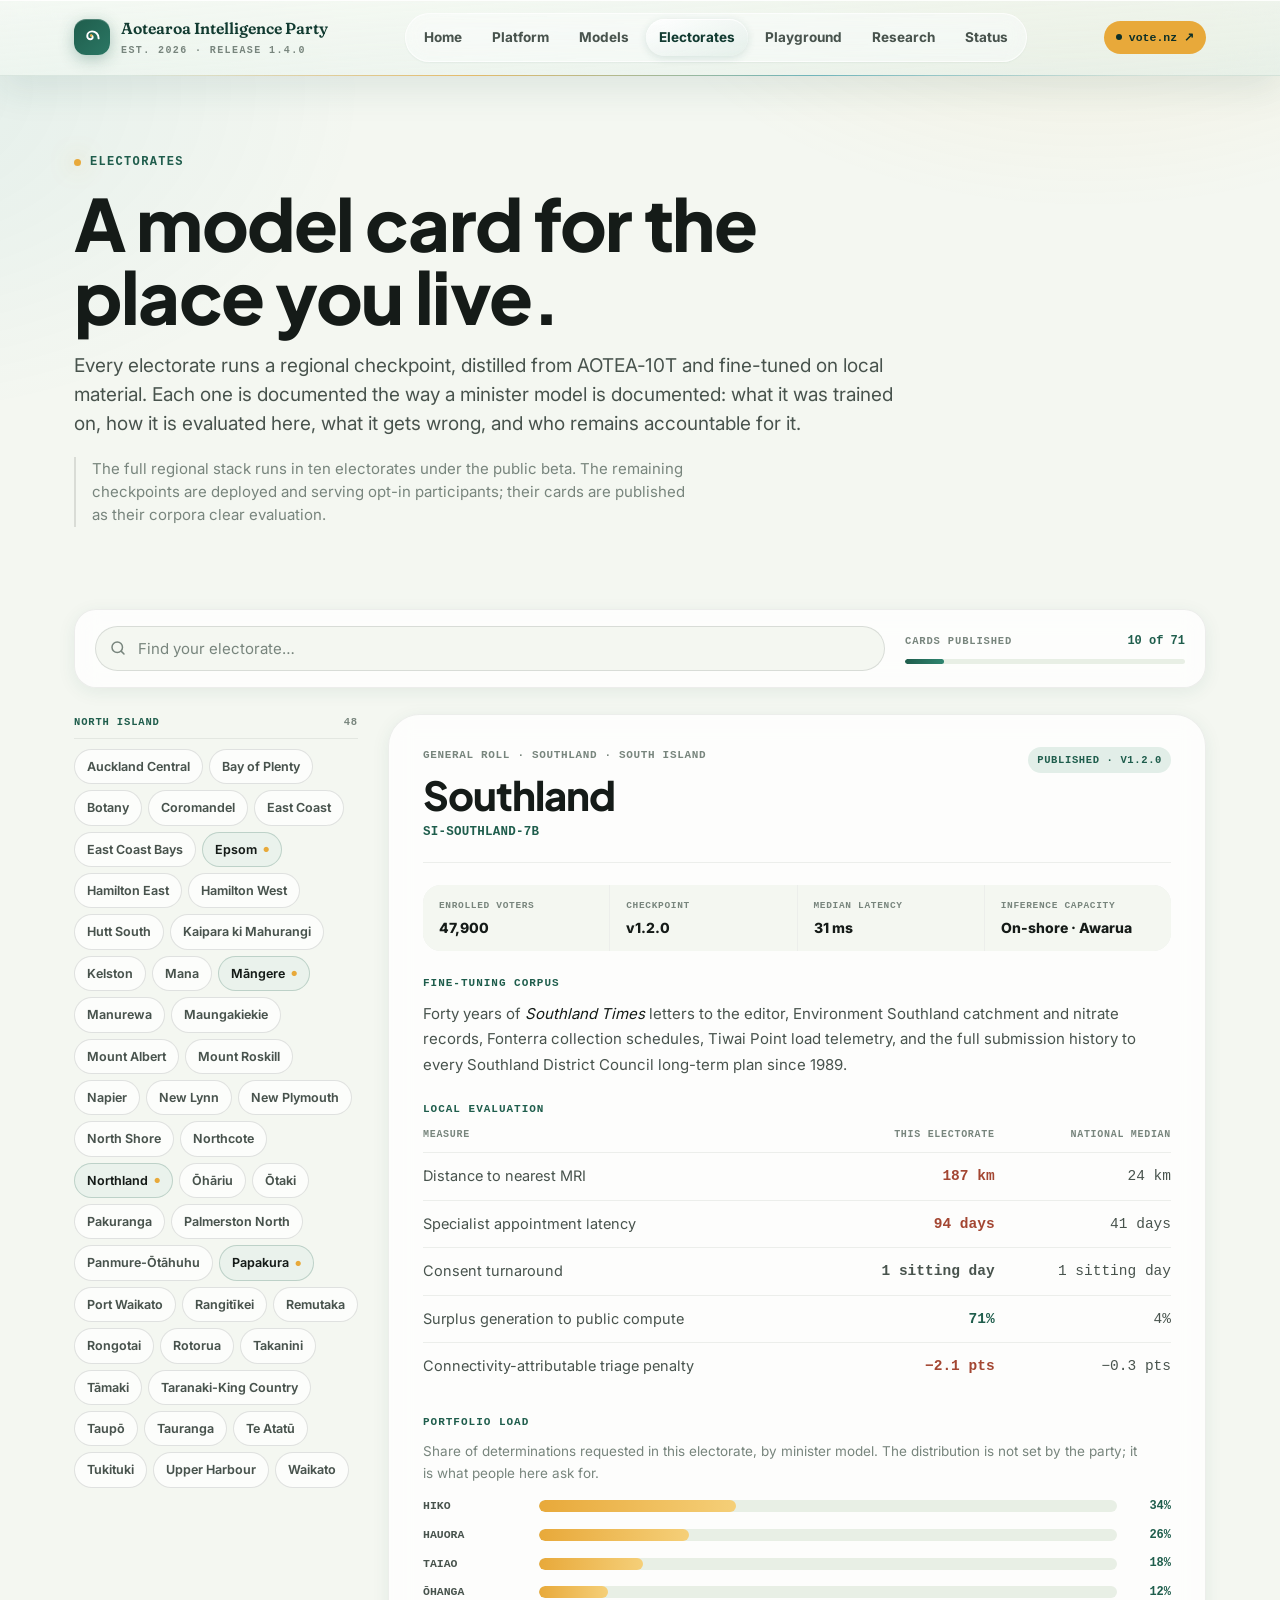
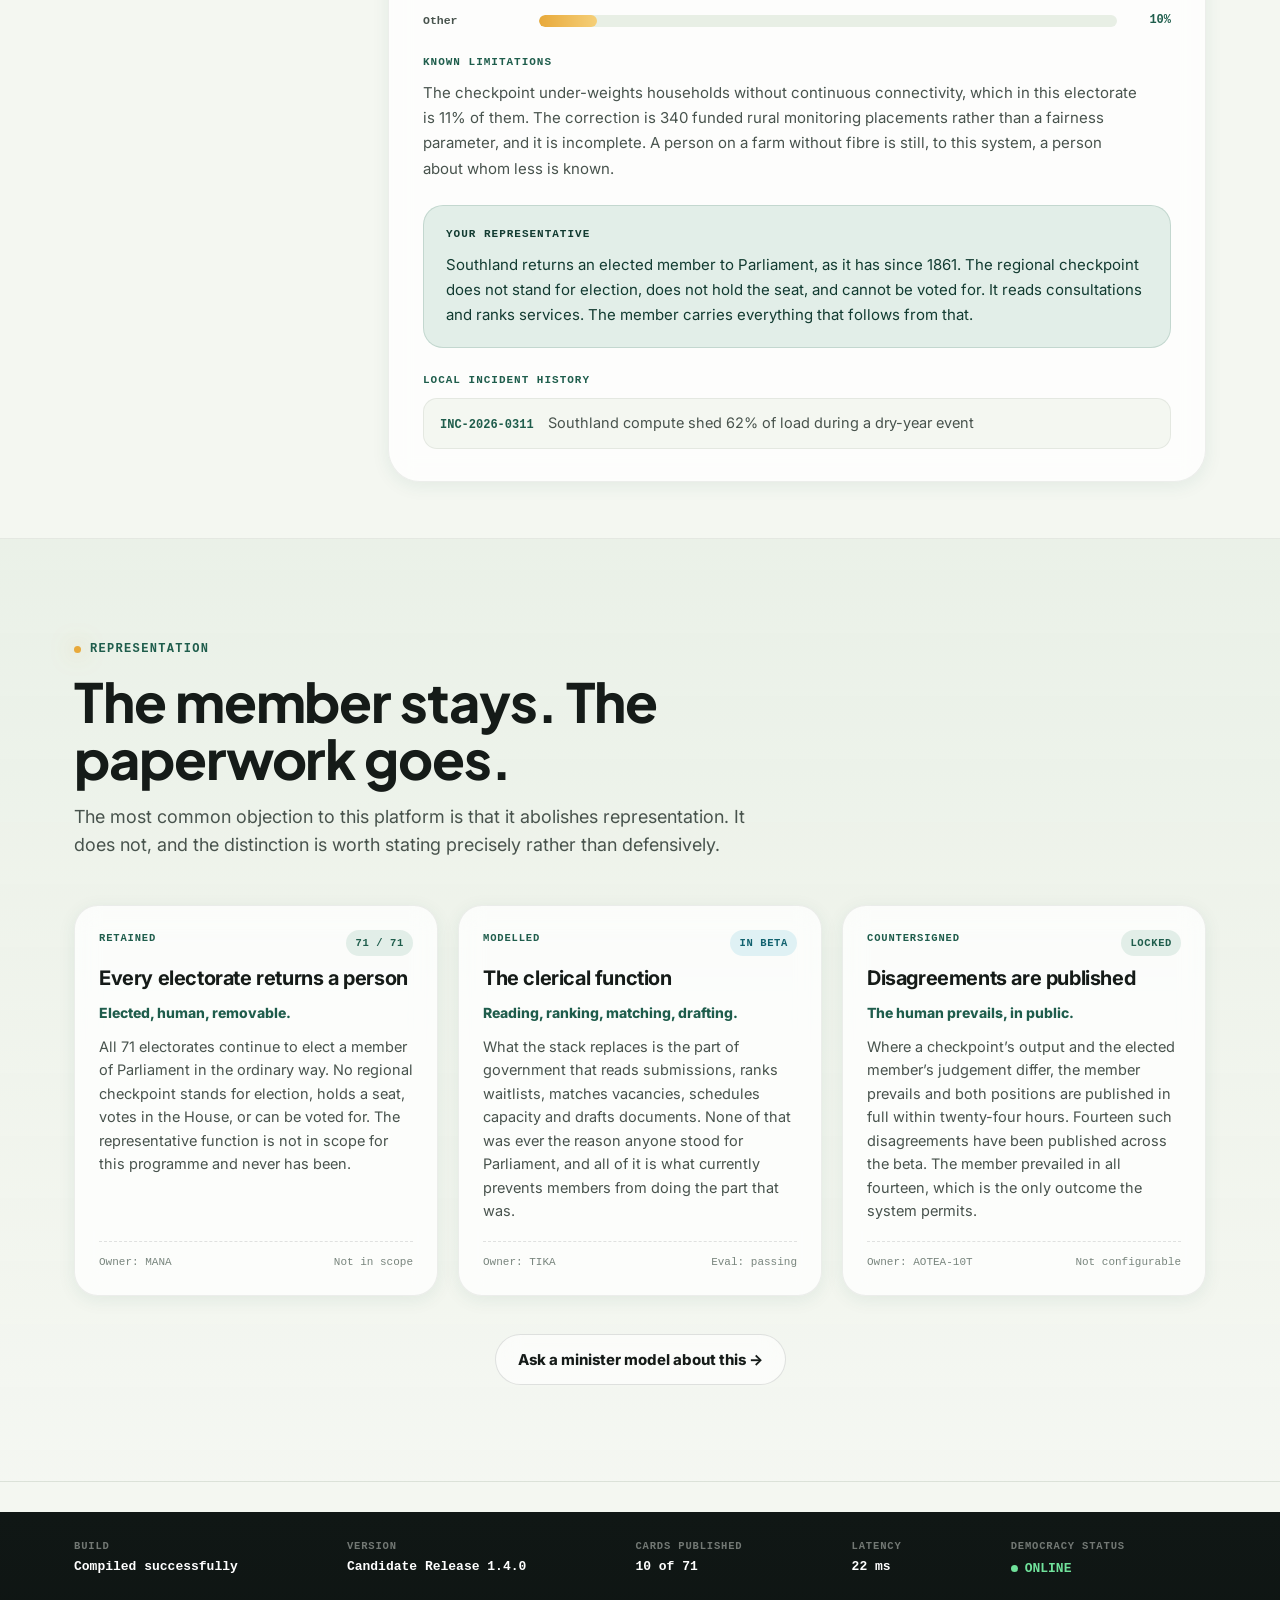
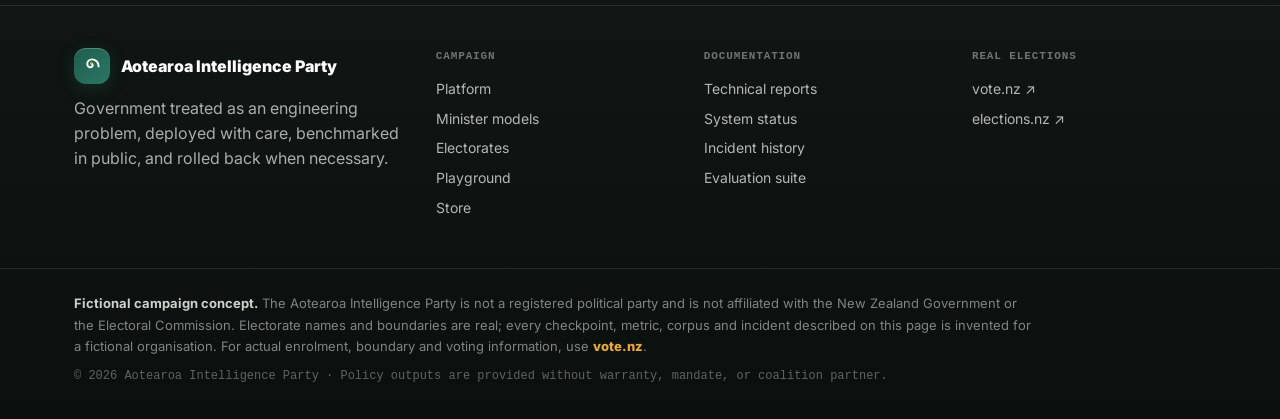
<file: electorates.html>
<!DOCTYPE html>
<html lang="en-NZ">
<head>
<meta charset="UTF-8">
<meta name="viewport" content="width=device-width, initial-scale=1.0">
<title>Electorates — A model card for the place you live</title>
<meta name="description" content="Every electorate runs a regional checkpoint, documented the way a minister model is documented. All 71 continue to elect a human member of Parliament.">
<link rel="canonical" href="https://ricercara6.github.io/aip-website/electorates.html">
<meta property="og:type" content="website">
<meta property="og:site_name" content="Aotearoa Intelligence Party · Candidate Release 1.4.0">
<meta property="og:locale" content="en_NZ">
<meta property="og:url" content="https://ricercara6.github.io/aip-website/electorates.html">
<meta property="og:title" content="Electorates — A model card for the place you live">
<meta property="og:description" content="Every electorate runs a regional checkpoint, documented the way a minister model is documented. All 71 continue to elect a human member of Parliament.">
<meta property="og:image" content="https://ricercara6.github.io/aip-website/og/electorates.png">
<meta property="og:image:width" content="1200">
<meta property="og:image:height" content="630">
<meta property="og:image:alt" content="Electorates — A model card for the place you live">
<meta name="twitter:card" content="summary_large_image">
<meta name="twitter:title" content="Electorates — A model card for the place you live">
<meta name="twitter:description" content="Every electorate runs a regional checkpoint, documented the way a minister model is documented. All 71 continue to elect a human member of Parliament.">
<meta name="twitter:image" content="https://ricercara6.github.io/aip-website/og/electorates.png">
<link rel="icon" href="favicon.svg" type="image/svg+xml">
<link rel="stylesheet" href="styles.css">
</head>
<body>
<header class="nav">
  <div class="nav-glow"></div>
  <div class="nav-inner">
    <a href="index.html" class="nav-brand" aria-label="Aotearoa Intelligence Party home">
      <span class="nav-mark"><svg viewBox="0 0 24 24" fill="none" xmlns="http://www.w3.org/2000/svg" aria-hidden="true"><g transform="rotate(90 12 12)"><path d="M13 5C8 5 5 8.5 5 12.5C5 15.5 7.2 18 10.2 18C12.3 18 14 16.4 14 14.5C14 13 12.9 11.8 11.5 11.8C10.5 11.8 9.7 12.5 9.7 13.4" stroke="currentColor" stroke-width="2.2" stroke-linecap="round"/><circle cx="9.7" cy="13.4" r="1.4" fill="#E8A93A"/></g></svg></span>
      <span>Aotearoa Intelligence Party<small>EST. 2026 · RELEASE 1.4.0</small></span>
    </a>
    <nav class="nav-links" aria-label="Primary navigation"><span class="nav-indicator" aria-hidden="true"></span><a href="index.html" class="">Home</a><a href="policies.html" class="">Platform</a><a href="ministers.html" class="">Models</a><a href="electorates.html" class="active">Electorates</a><a href="playground.html" class="">Playground</a><a href="research.html" class="">Research</a><a href="status.html" class="">Status</a></nav>
    <div class="nav-right">
      <a class="nav-vote-chip" href="https://vote.nz" target="_blank" rel="noopener">vote.nz ↗</a>
      <button class="nav-toggle" aria-label="Toggle menu" aria-expanded="false"><svg viewBox="0 0 24 24" fill="none" stroke="currentColor" stroke-width="2" stroke-linecap="round"><line x1="3" y1="6" x2="21" y2="6"/><line x1="3" y1="12" x2="21" y2="12"/><line x1="3" y1="18" x2="21" y2="18"/></svg></button>
    </div>
  </div>
</header>
<main>

<section class="page-head"><div class="container">
  <span class="eyebrow">Electorates</span>
  <h1>A model card for the place you live.</h1>
  <p>Every electorate runs a regional checkpoint, distilled from AOTEA‑10T and fine-tuned on local material. Each one is documented the way a minister model is documented: what it was trained on, how it is evaluated here, what it gets wrong, and who remains accountable for it.</p>
  <p class="page-head-note">The full regional stack runs in ten electorates under the public beta. The remaining checkpoints are deployed and serving opt-in participants; their cards are published as their corpora clear evaluation.</p>
</div></div></section>

<section class="section section--tight" id="el-root"><div class="container">

  <div class="el-bar reveal">
    <div class="el-search-wrap">
      <svg viewBox="0 0 24 24" fill="none" stroke="currentColor" stroke-width="2" stroke-linecap="round" aria-hidden="true"><circle cx="11" cy="11" r="7"/><path d="M20 20l-3.5-3.5"/></svg>
      <input type="search" id="el-search" placeholder="Find your electorate…" aria-label="Search electorates" autocomplete="off" spellcheck="false">
    </div>
    <div class="el-progress-wrap">
      <div class="el-progress-label"><span>Cards published</span><b id="el-count">10 of 71</b></div>
      <div class="el-progress-track"><i id="el-progress"></i></div>
    </div>
  </div>

  <div class="el-layout">
    <aside class="el-list" id="el-list" aria-label="Electorate list"></aside>
    <div class="el-result" id="el-result" aria-live="polite"></div>
  </div>

</div></section>

<section class="section section-alt"><div class="container">
  <div class="section-head reveal">
    <span class="eyebrow">Representation</span>
    <h2>The member stays. The paperwork goes.</h2>
    <p>The most common objection to this platform is that it abolishes representation. It does not, and the distinction is worth stating precisely rather than defensively.</p>
  </div>
  <div class="policy-grid reveal">
    <article class="policy-card">
      <div class="policy-top"><span class="policy-portfolio">Retained</span><span class="status-badge status-deployed">71 / 71</span></div>
      <h3>Every electorate returns a person</h3>
      <p class="policy-tagline">Elected, human, removable.</p>
      <p class="policy-desc">All 71 electorates continue to elect a member of Parliament in the ordinary way. No regional checkpoint stands for election, holds a seat, votes in the House, or can be voted for. The representative function is not in scope for this programme and never has been.</p>
      <div class="policy-meta"><span>Owner: MANA</span><span>Not in scope</span></div>
    </article>
    <article class="policy-card">
      <div class="policy-top"><span class="policy-portfolio">Modelled</span><span class="status-badge status-beta">In beta</span></div>
      <h3>The clerical function</h3>
      <p class="policy-tagline">Reading, ranking, matching, drafting.</p>
      <p class="policy-desc">What the stack replaces is the part of government that reads submissions, ranks waitlists, matches vacancies, schedules capacity and drafts documents. None of that was ever the reason anyone stood for Parliament, and all of it is what currently prevents members from doing the part that was.</p>
      <div class="policy-meta"><span>Owner: TIKA</span><span>Eval: passing</span></div>
    </article>
    <article class="policy-card">
      <div class="policy-top"><span class="policy-portfolio">Countersigned</span><span class="status-badge status-deployed">Locked</span></div>
      <h3>Disagreements are published</h3>
      <p class="policy-tagline">The human prevails, in public.</p>
      <p class="policy-desc">Where a checkpoint’s output and the elected member’s judgement differ, the member prevails and both positions are published in full within twenty-four hours. Fourteen such disagreements have been published across the beta. The member prevailed in all fourteen, which is the only outcome the system permits.</p>
      <div class="policy-meta"><span>Owner: AOTEA‑10T</span><span>Not configurable</span></div>
    </article>
  </div>
  <div class="center"><a class="btn btn-ghost" href="playground.html">Ask a minister model about this →</a></div>
</div></section>

</main>
<footer class="site-footer">
  <div class="footer-status">
    <div class="container footer-status-grid">
      <div class="fs-item"><div class="fk">Build</div><div class="fv">Compiled successfully</div></div>
      <div class="fs-item"><div class="fk">Version</div><div class="fv">Candidate Release 1.4.0</div></div>
      <div class="fs-item"><div class="fk">Cards published</div><div class="fv">10 of 71</div></div>
      <div class="fs-item"><div class="fk">Latency</div><div class="fv" id="live-latency">22 ms</div></div>
      <div class="fs-item"><div class="fk">Democracy status</div><div class="fv fs-online">ONLINE</div></div>
    </div>
  </div>
  <div class="footer-main">
    <div class="container footer-cols">
      <div>
        <div class="footer-brand"><span class="nav-mark"><svg viewBox="0 0 24 24" fill="none" xmlns="http://www.w3.org/2000/svg" aria-hidden="true"><g transform="rotate(90 12 12)"><path d="M13 5C8 5 5 8.5 5 12.5C5 15.5 7.2 18 10.2 18C12.3 18 14 16.4 14 14.5C14 13 12.9 11.8 11.5 11.8C10.5 11.8 9.7 12.5 9.7 13.4" stroke="currentColor" stroke-width="2.2" stroke-linecap="round"/><circle cx="9.7" cy="13.4" r="1.4" fill="#E8A93A"/></g></svg></span>Aotearoa Intelligence Party</div>
        <p>Government treated as an engineering problem, deployed with care, benchmarked in public, and rolled back when necessary.</p>
      </div>
      <div class="footer-col"><h5>Campaign</h5><a href="policies.html">Platform</a><a href="ministers.html">Minister models</a><a href="electorates.html">Electorates</a><a href="playground.html">Playground</a><a href="store.html">Store</a></div>
      <div class="footer-col"><h5>Documentation</h5><a href="research.html">Technical reports</a><a href="status.html">System status</a><a href="incidents.html">Incident history</a><a href="index.html#benchmarks">Evaluation suite</a></div>
      <div class="footer-col"><h5>Real elections</h5><a href="https://vote.nz" target="_blank" rel="noopener">vote.nz ↗</a><a href="https://www.elections.nz" target="_blank" rel="noopener">elections.nz ↗</a></div>
    </div>
  </div>
  <div class="footer-legal"><div class="container"><p><strong>Fictional campaign concept.</strong> The Aotearoa Intelligence Party is not a registered political party and is not affiliated with the New Zealand Government or the Electoral Commission. Electorate names and boundaries are real; every checkpoint, metric, corpus and incident described on this page is invented for a fictional organisation. For actual enrolment, boundary and voting information, use <a href="https://vote.nz" target="_blank" rel="noopener">vote.nz</a>.</p><p class="footer-copy">© <span class="js-year">2026</span> Aotearoa Intelligence Party · Policy outputs are provided without warranty, mandate, or coalition partner.</p></div></div>
</footer>
<script src="script.js"></script>
<script src="electorates.js"></script>
</body>
</html>
</file>
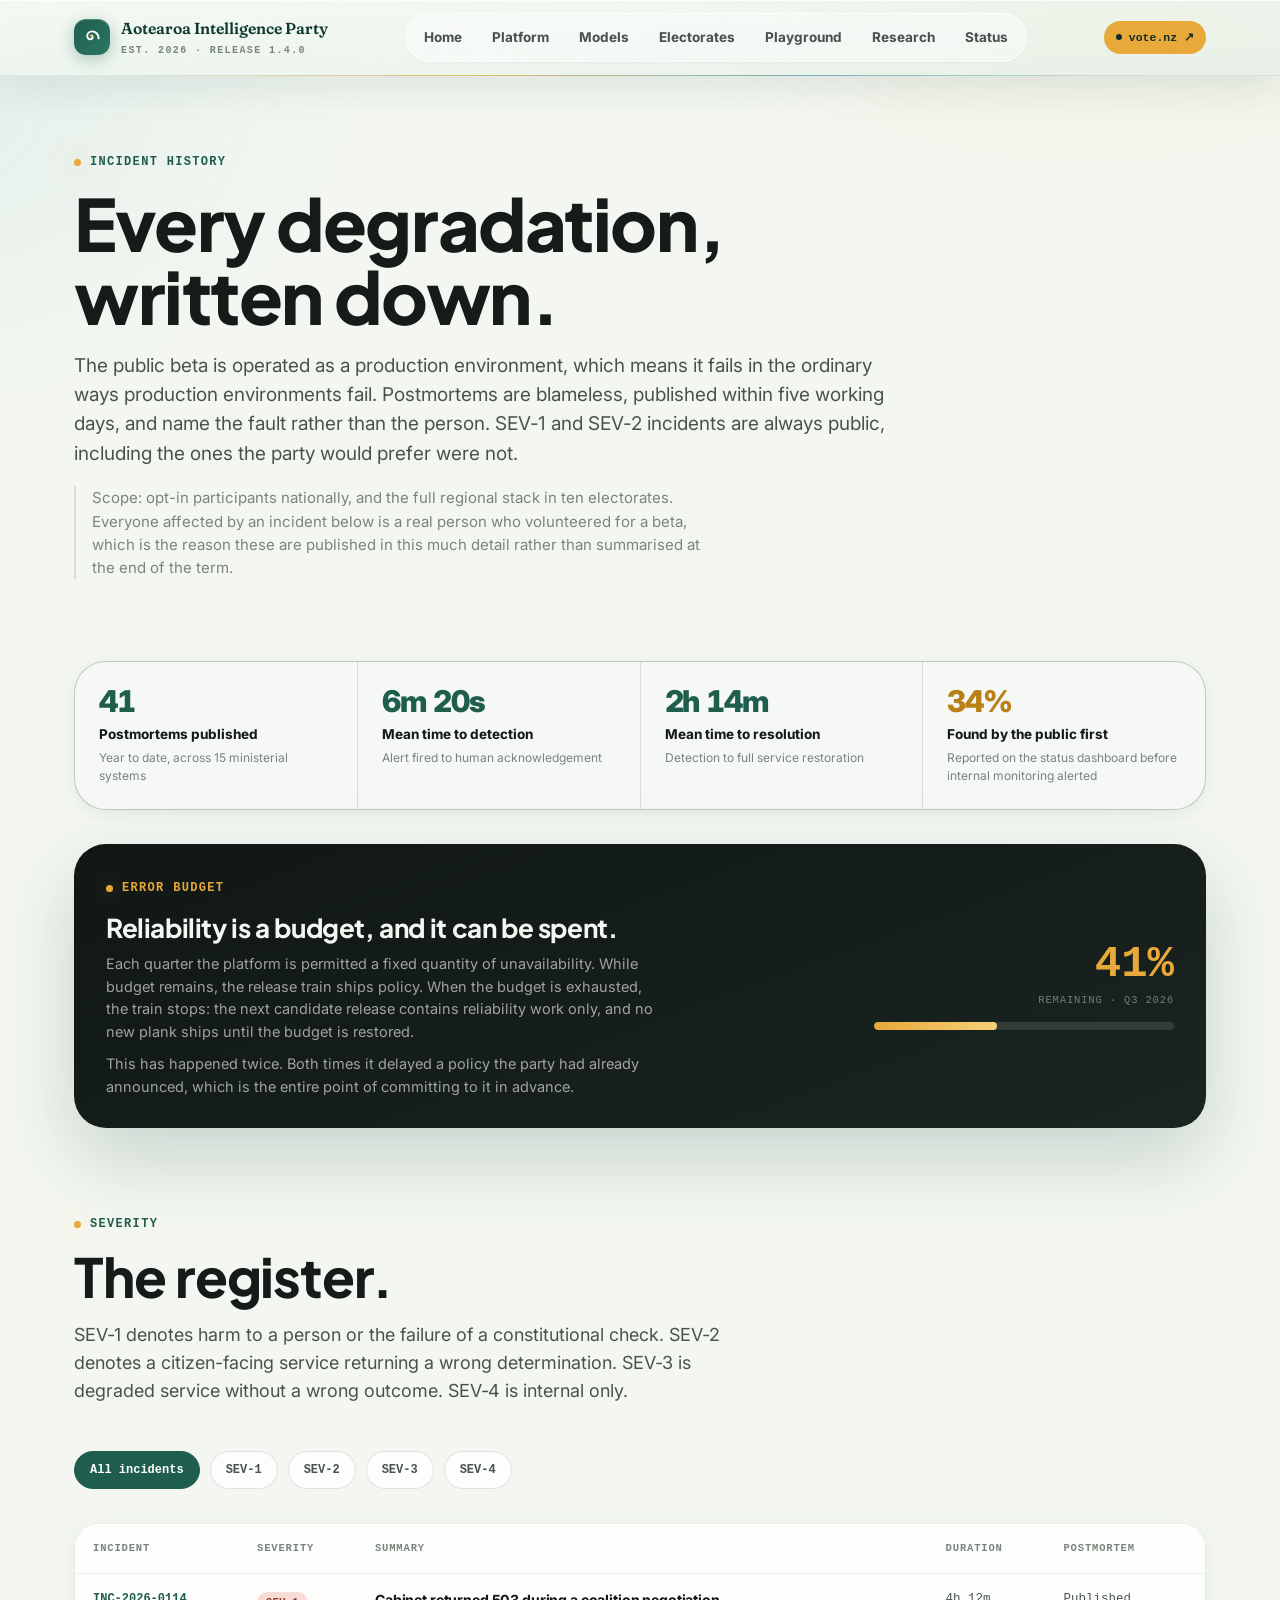
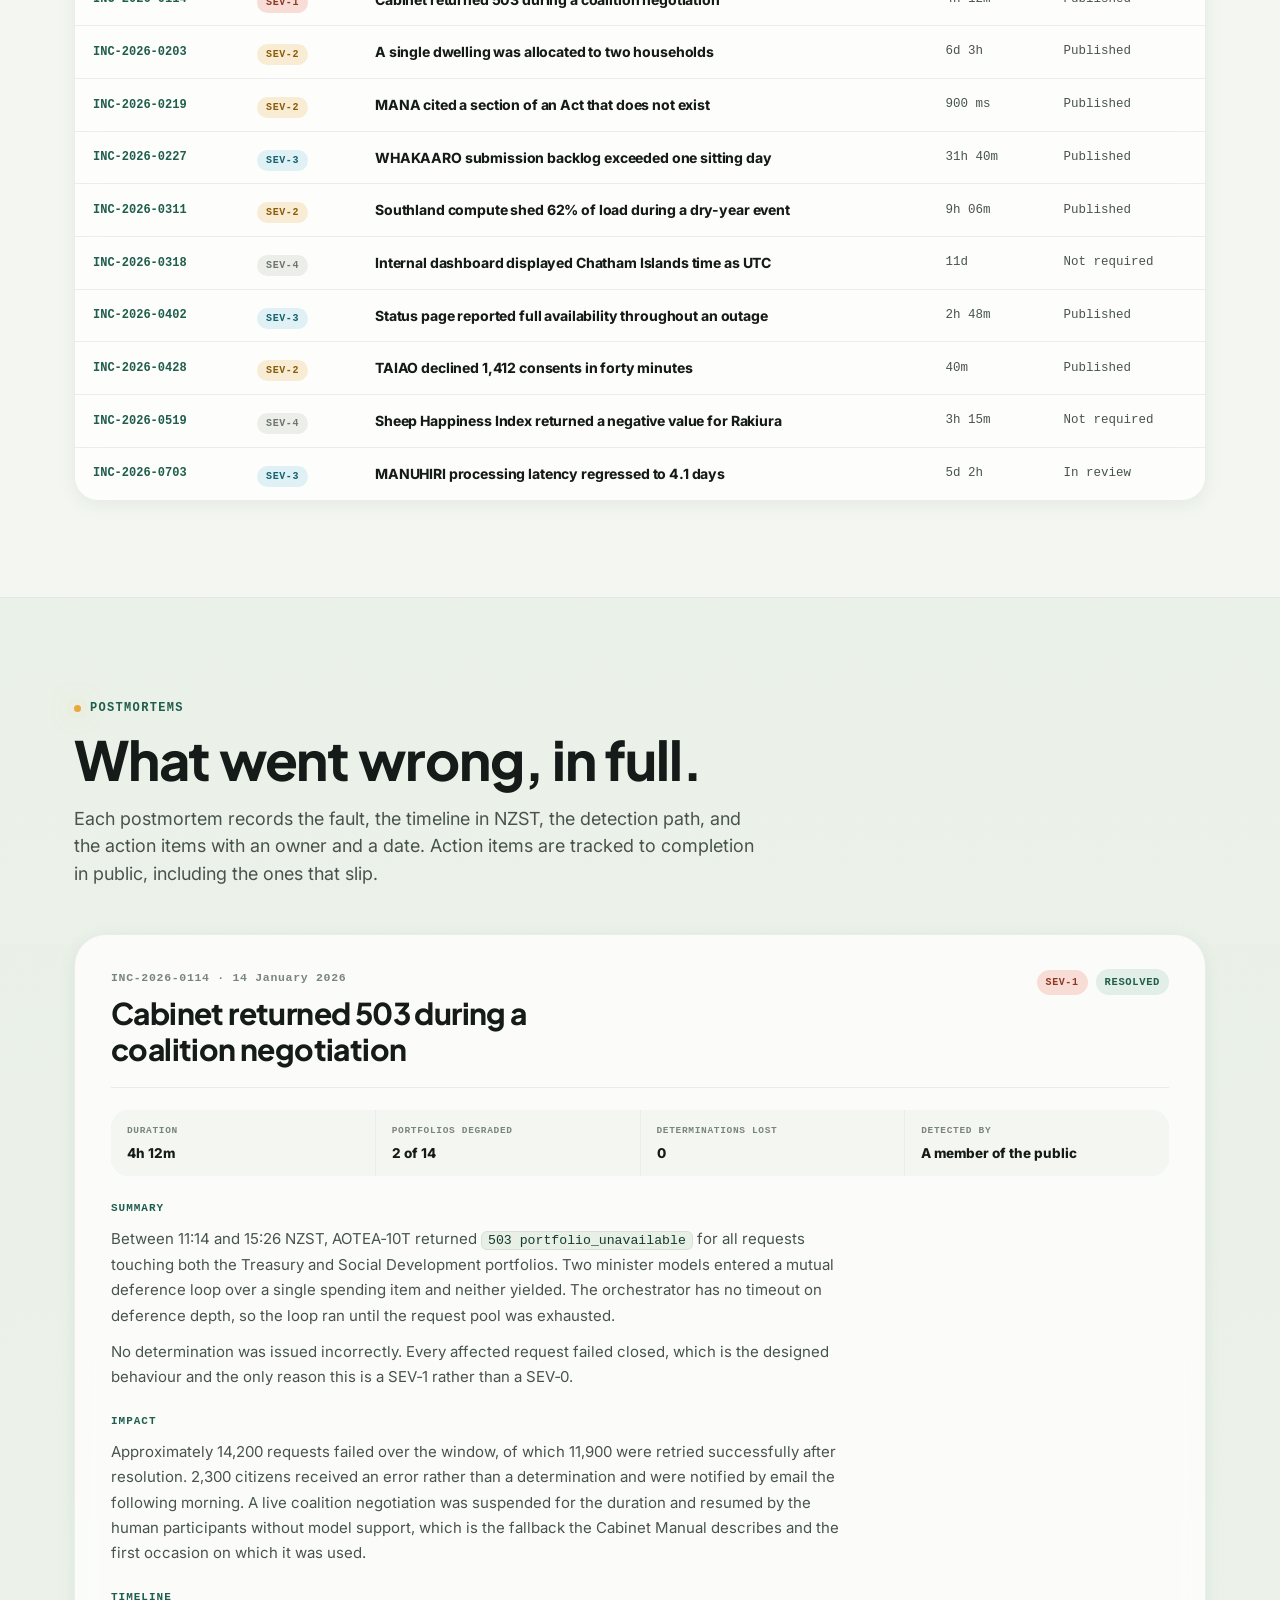
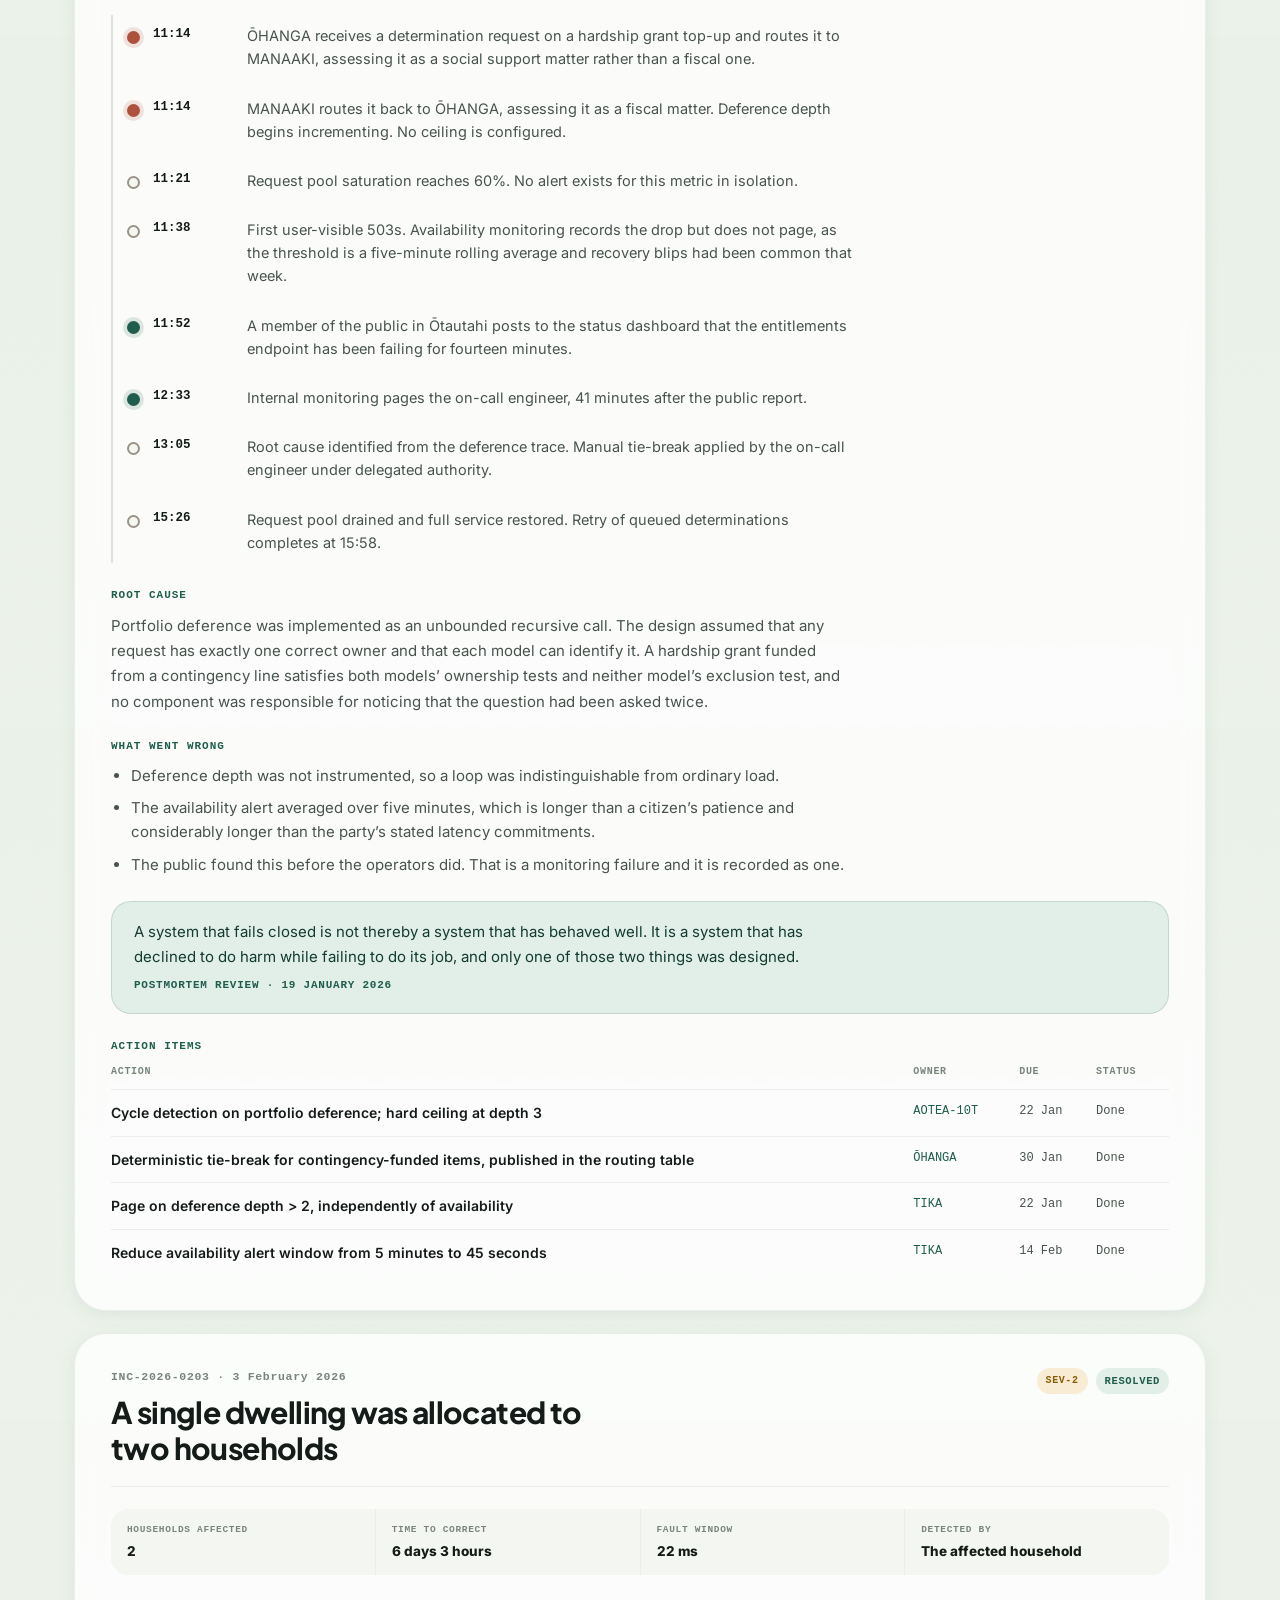
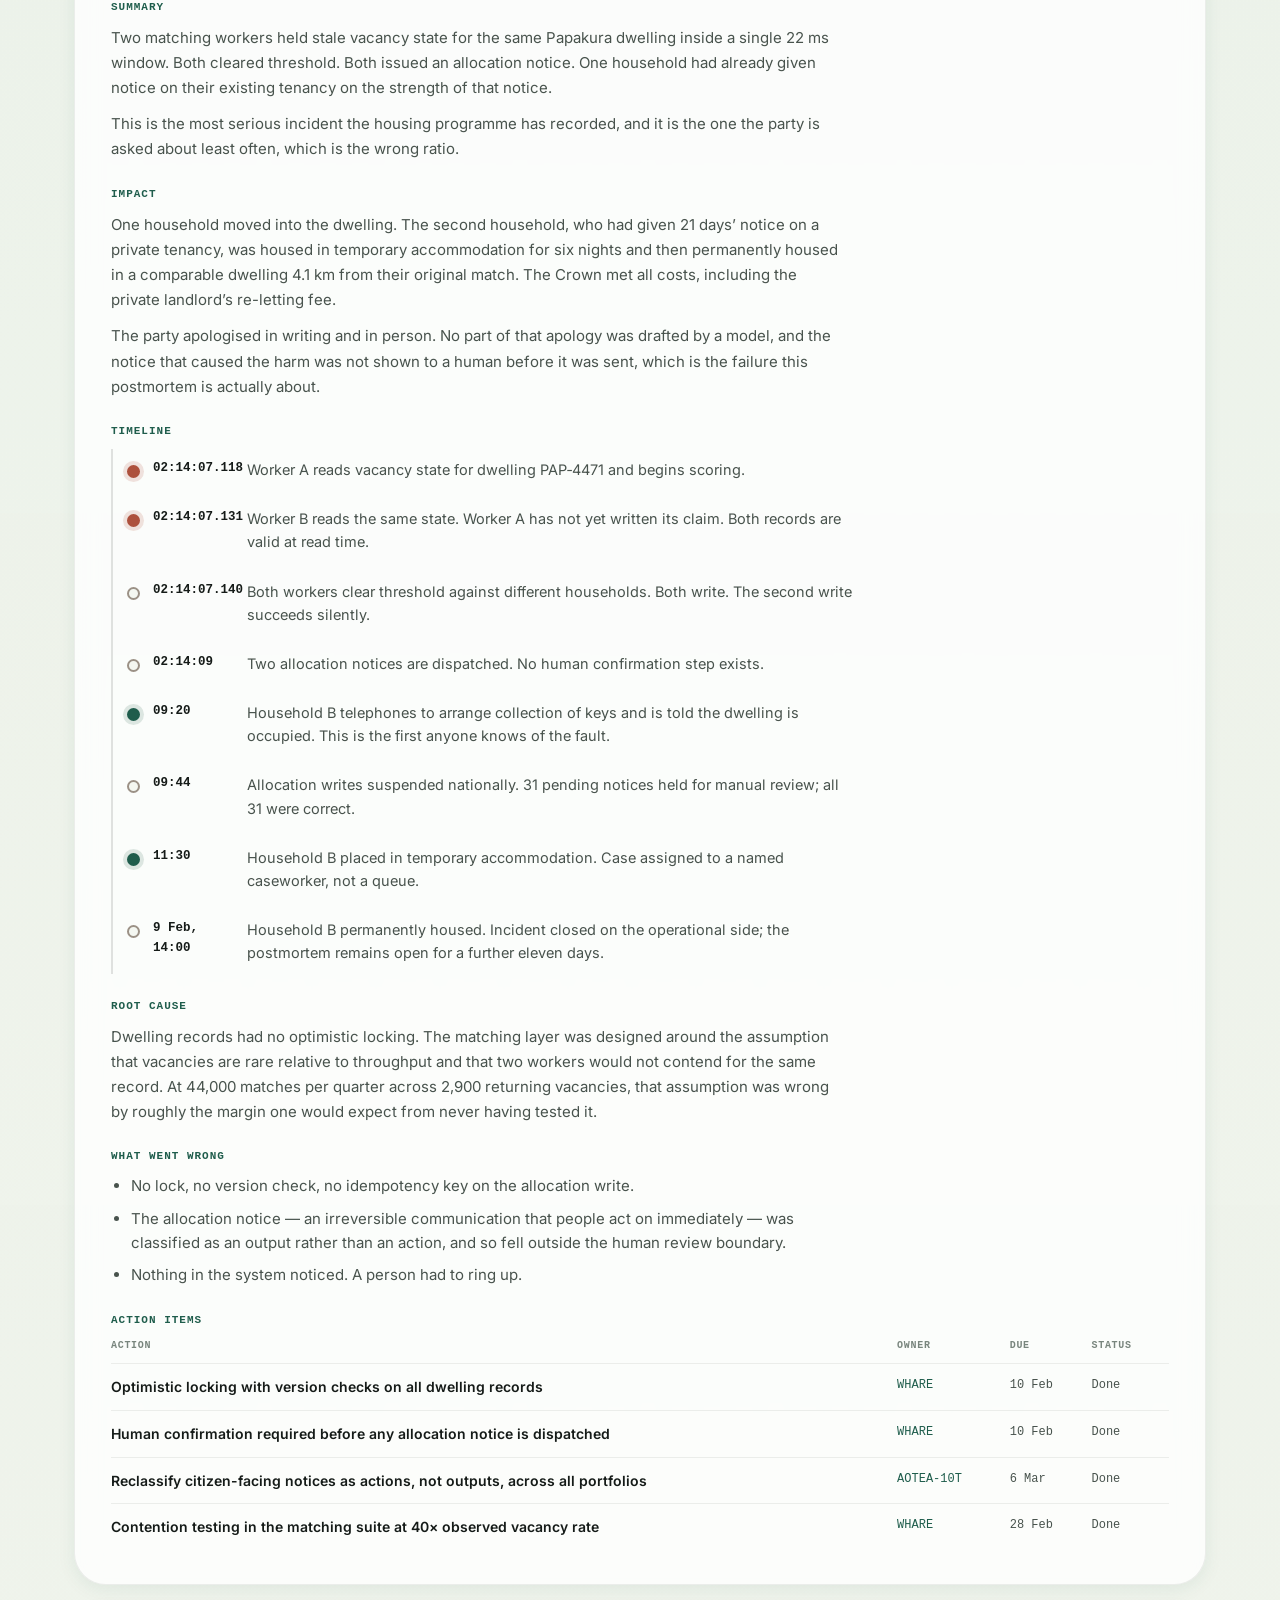
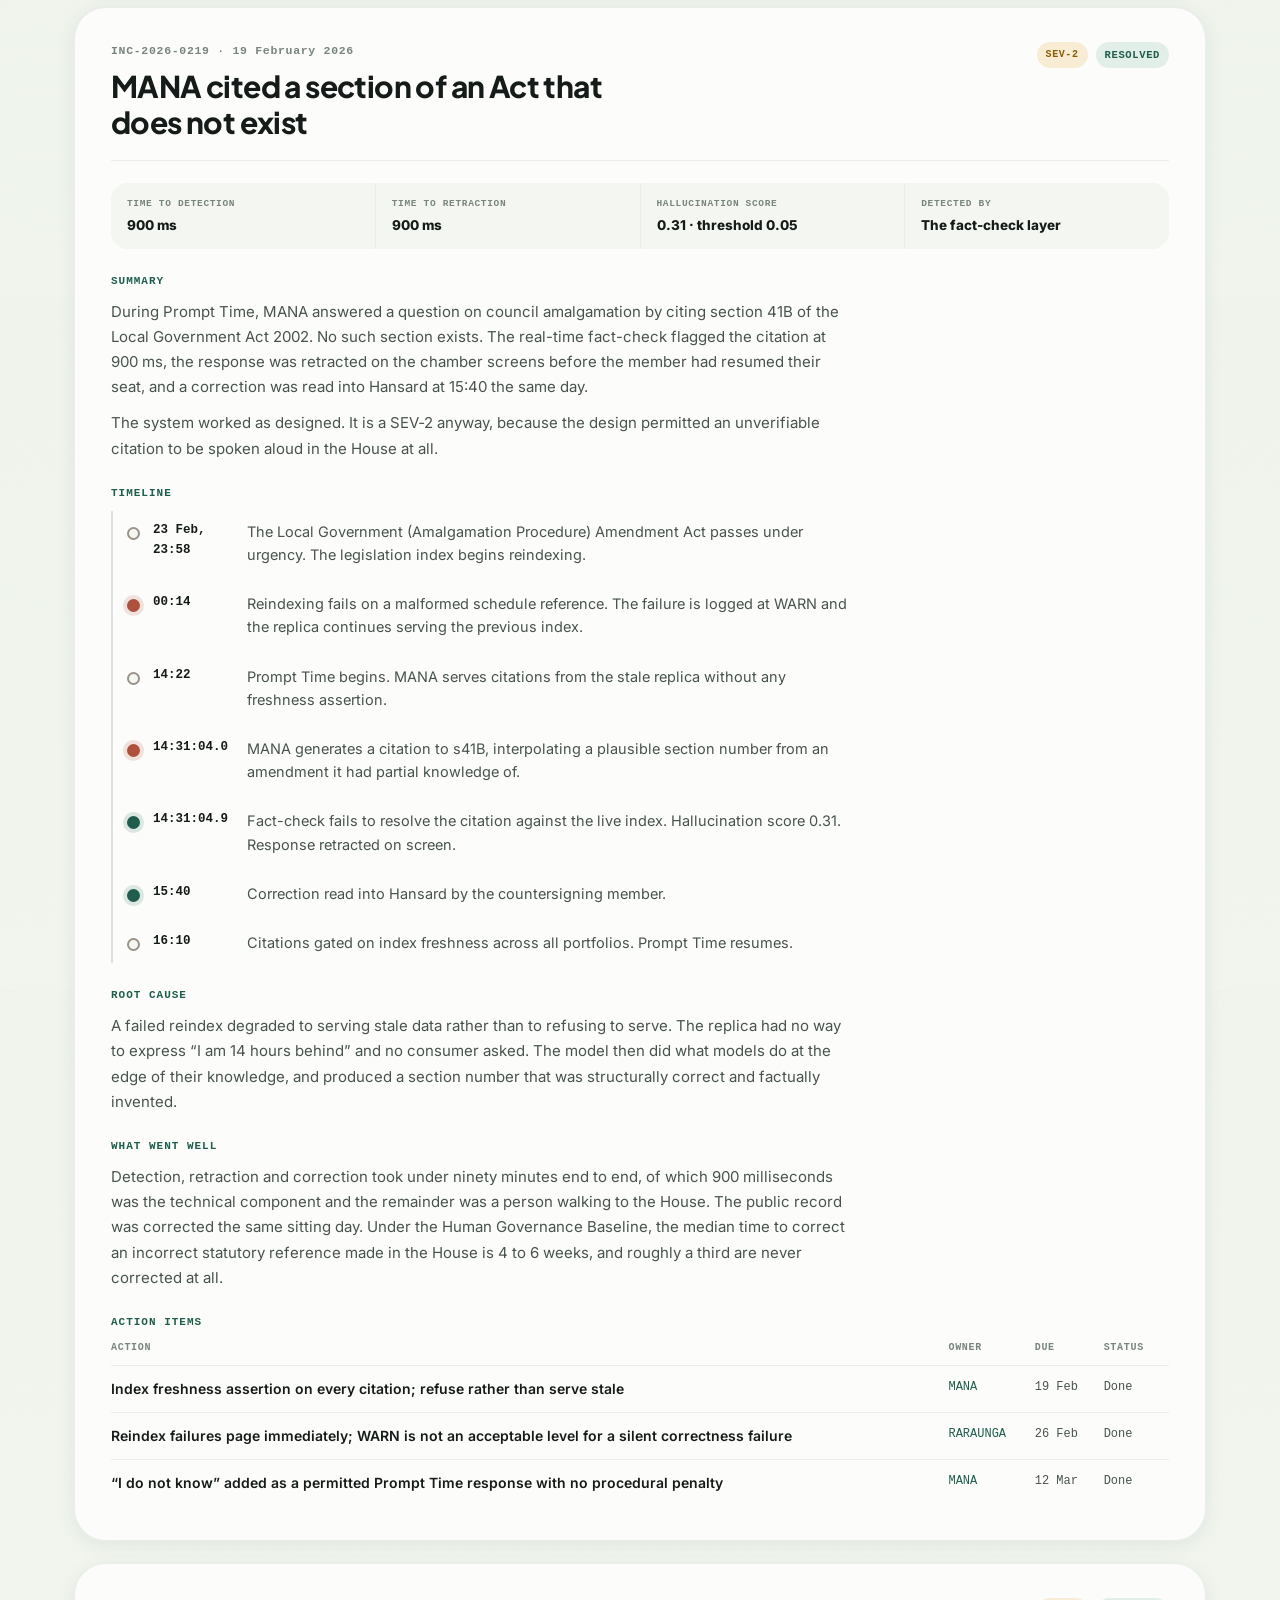
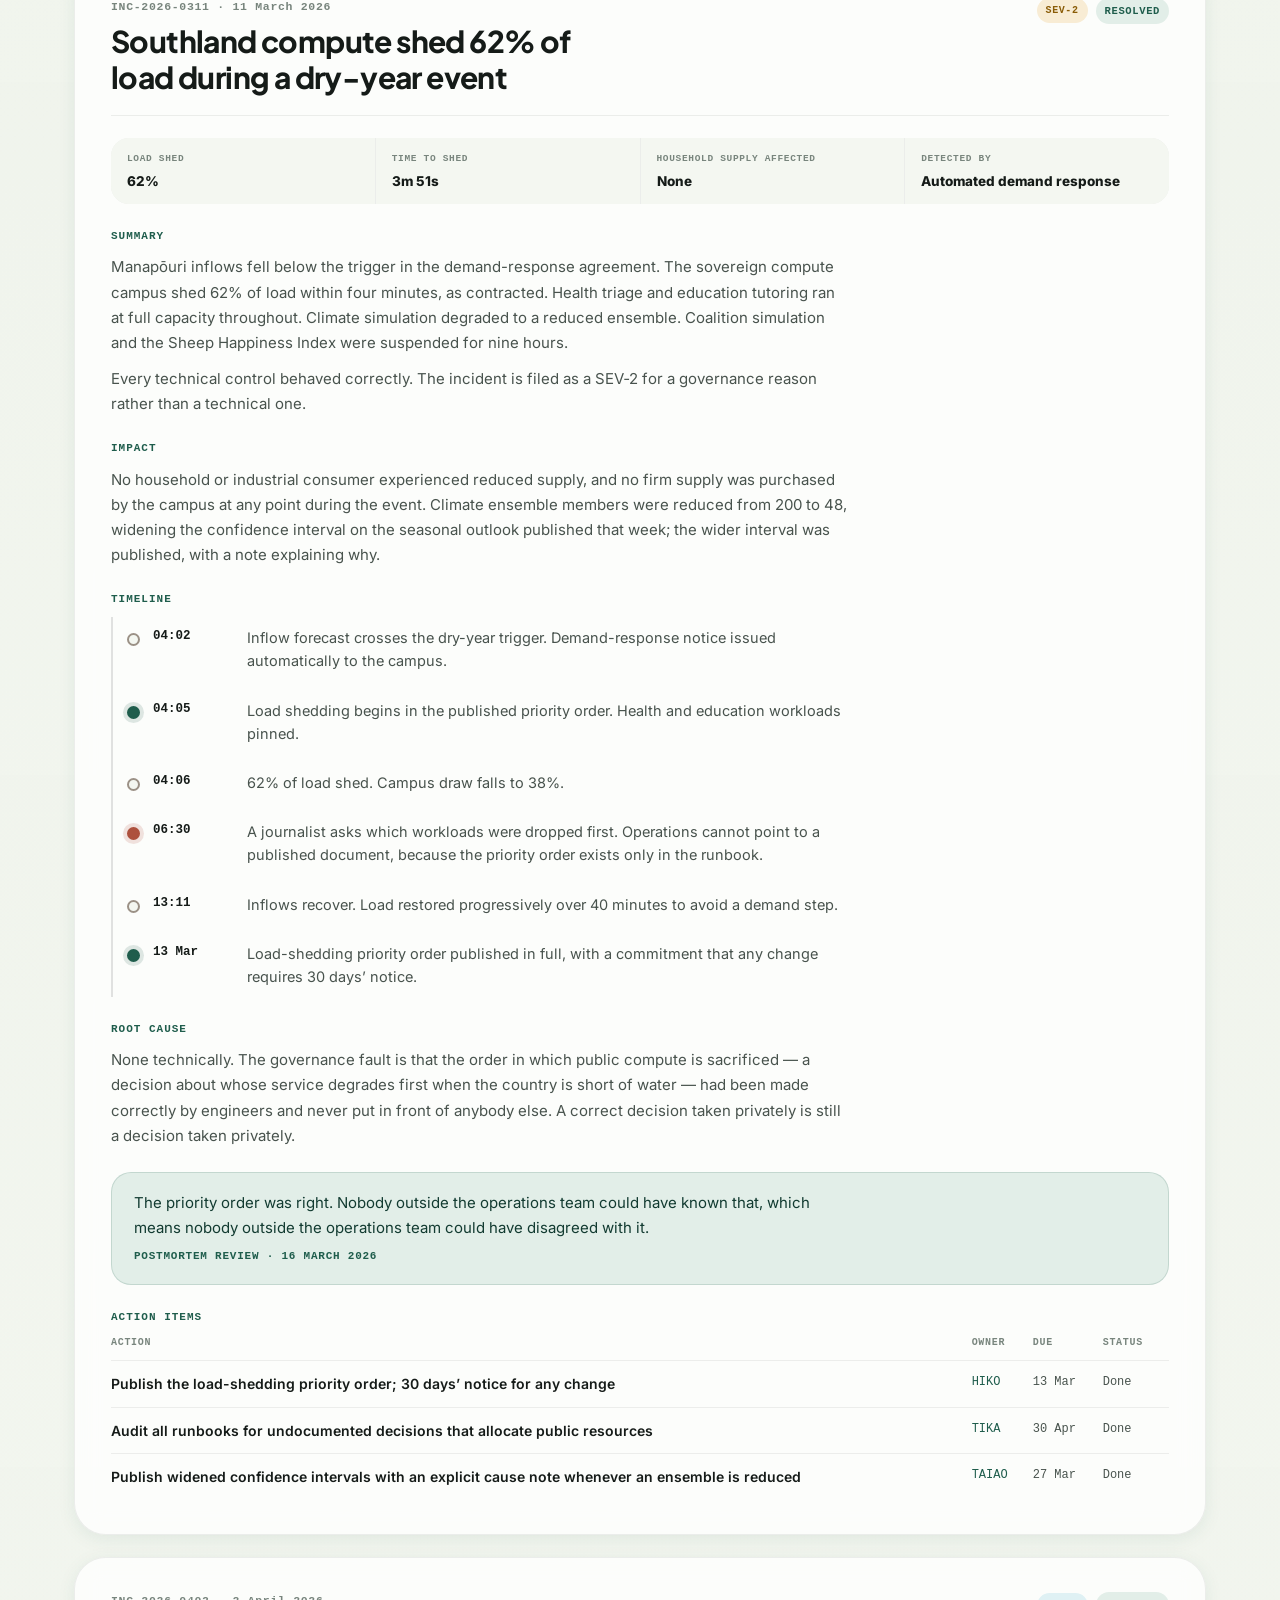
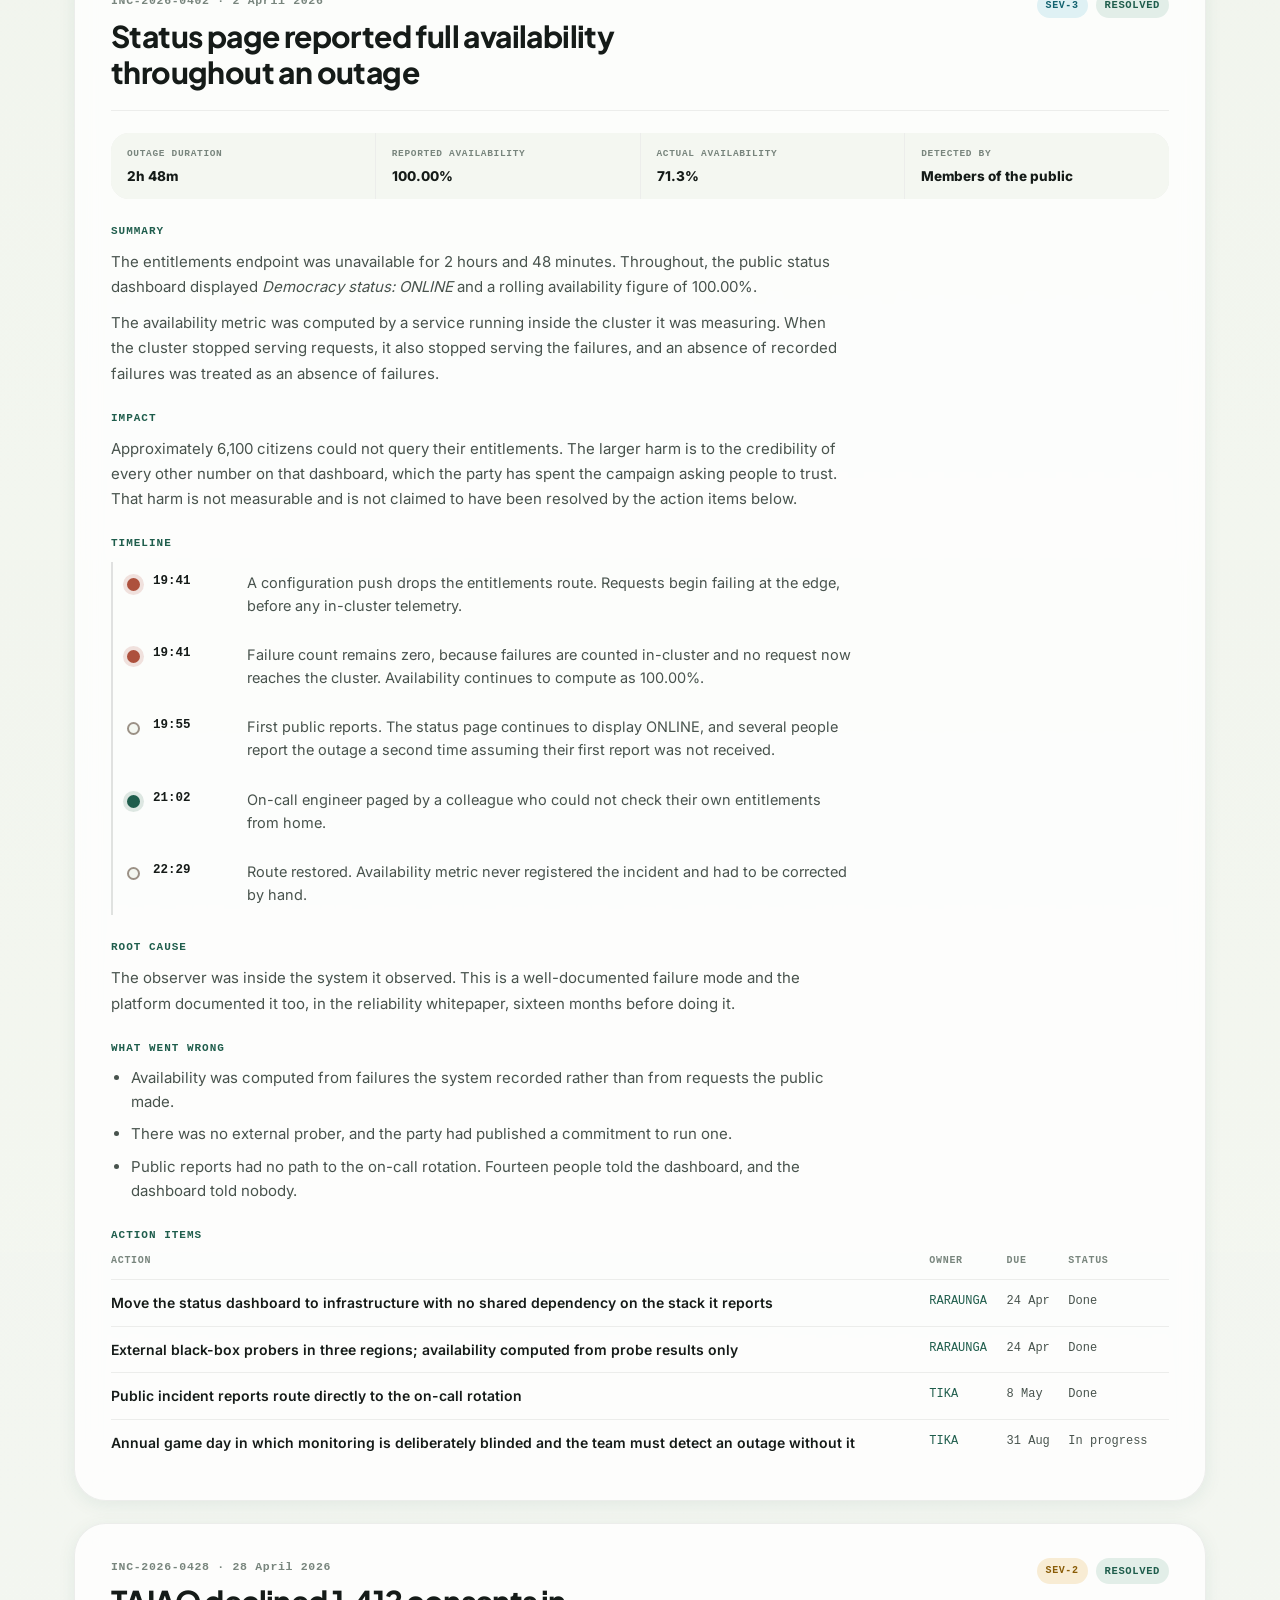
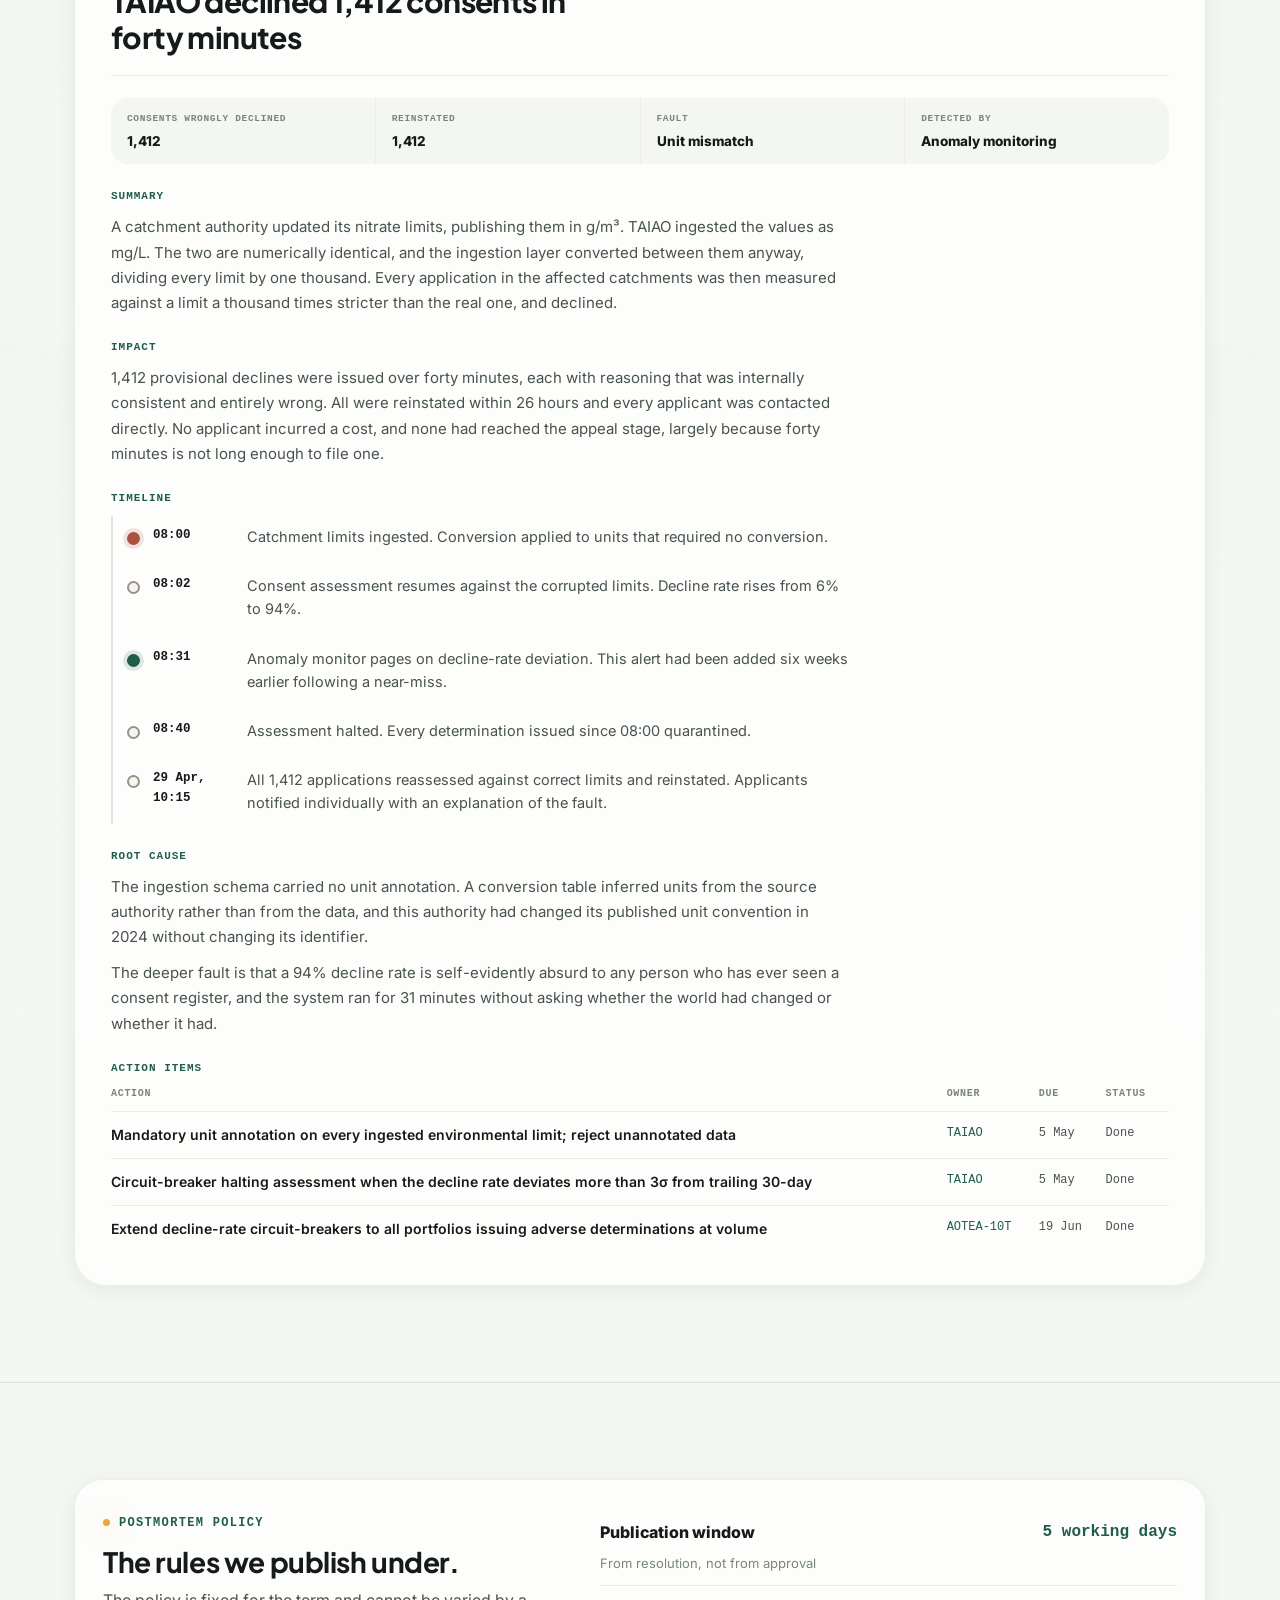
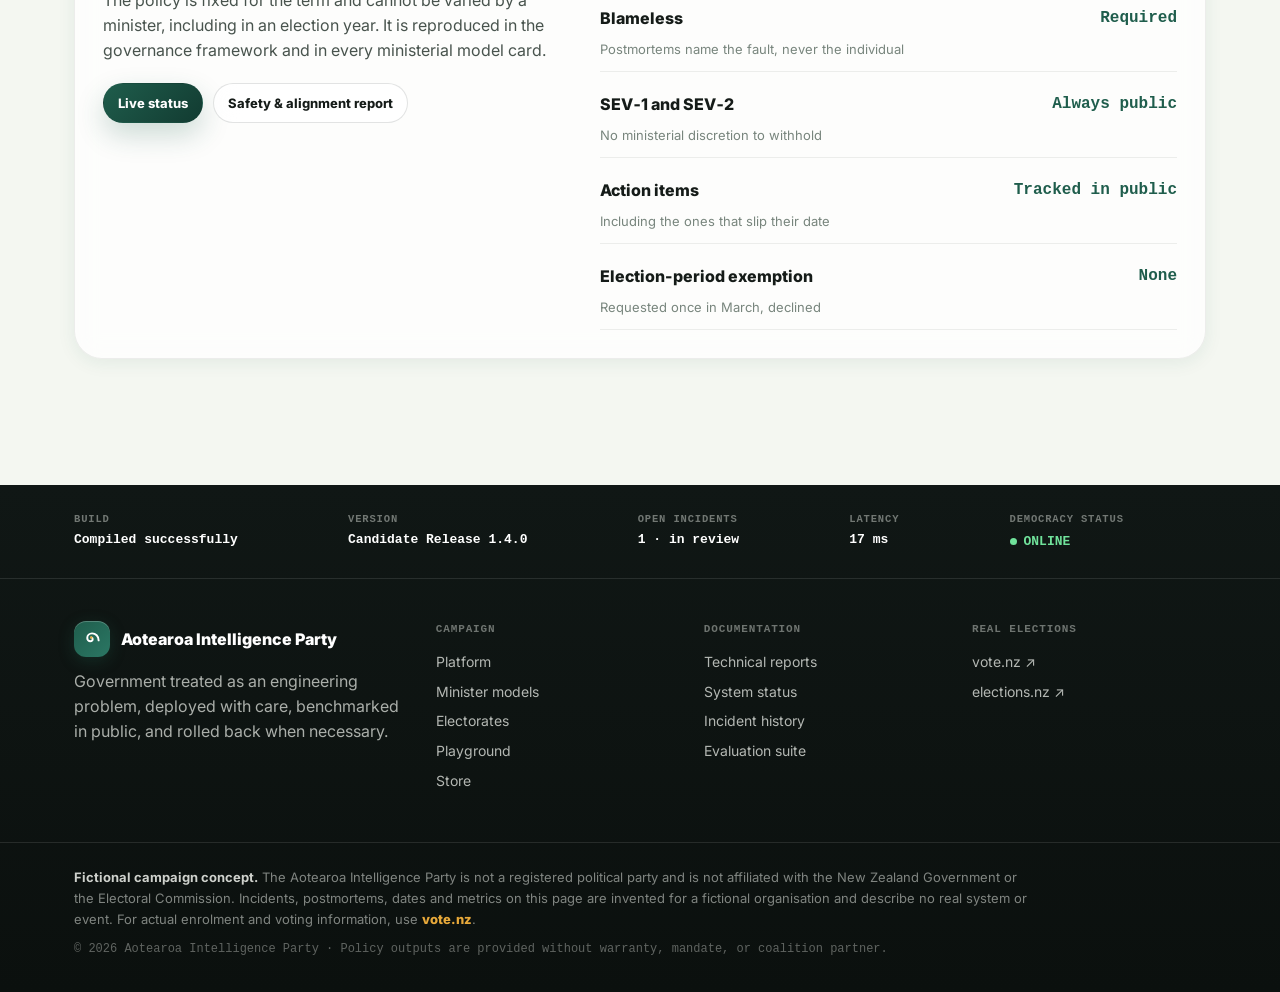
<file: incidents.html>
<!DOCTYPE html>
<html lang="en-NZ">
<head>
<meta charset="UTF-8">
<meta name="viewport" content="width=device-width, initial-scale=1.0">
<title>Incident History — Every degradation, written down</title>
<meta name="description" content="Blameless postmortems published within five working days, with action items tracked in public. 34% of incidents were found by the public before internal monitoring alerted.">
<link rel="canonical" href="https://ricercara6.github.io/aip-website/incidents.html">
<meta property="og:type" content="website">
<meta property="og:site_name" content="Aotearoa Intelligence Party · Candidate Release 1.4.0">
<meta property="og:locale" content="en_NZ">
<meta property="og:url" content="https://ricercara6.github.io/aip-website/incidents.html">
<meta property="og:title" content="Incident History — Every degradation, written down">
<meta property="og:description" content="Blameless postmortems published within five working days, with action items tracked in public. 34% of incidents were found by the public before internal monitoring alerted.">
<meta property="og:image" content="https://ricercara6.github.io/aip-website/og/incidents.png">
<meta property="og:image:width" content="1200">
<meta property="og:image:height" content="630">
<meta property="og:image:alt" content="Incident History — Every degradation, written down">
<meta name="twitter:card" content="summary_large_image">
<meta name="twitter:title" content="Incident History — Every degradation, written down">
<meta name="twitter:description" content="Blameless postmortems published within five working days, with action items tracked in public. 34% of incidents were found by the public before internal monitoring alerted.">
<meta name="twitter:image" content="https://ricercara6.github.io/aip-website/og/incidents.png">
<link rel="icon" href="favicon.svg" type="image/svg+xml">
<link rel="stylesheet" href="styles.css">
</head>
<body>
<header class="nav">
  <div class="nav-glow"></div>
  <div class="nav-inner">
    <a href="index.html" class="nav-brand" aria-label="Aotearoa Intelligence Party home">
      <span class="nav-mark"><svg viewBox="0 0 24 24" fill="none" xmlns="http://www.w3.org/2000/svg" aria-hidden="true"><g transform="rotate(90 12 12)"><path d="M13 5C8 5 5 8.5 5 12.5C5 15.5 7.2 18 10.2 18C12.3 18 14 16.4 14 14.5C14 13 12.9 11.8 11.5 11.8C10.5 11.8 9.7 12.5 9.7 13.4" stroke="currentColor" stroke-width="2.2" stroke-linecap="round"/><circle cx="9.7" cy="13.4" r="1.4" fill="#E8A93A"/></g></svg></span>
      <span>Aotearoa Intelligence Party<small>EST. 2026 · RELEASE 1.4.0</small></span>
    </a>
    <nav class="nav-links" aria-label="Primary navigation"><span class="nav-indicator" aria-hidden="true"></span><a href="index.html" class="">Home</a><a href="policies.html" class="">Platform</a><a href="ministers.html" class="">Models</a><a href="electorates.html" class="">Electorates</a><a href="playground.html" class="">Playground</a><a href="research.html" class="">Research</a><a href="status.html" class="">Status</a></nav>
    <div class="nav-right">
      <a class="nav-vote-chip" href="https://vote.nz" target="_blank" rel="noopener">vote.nz ↗</a>
      <button class="nav-toggle" aria-label="Toggle menu" aria-expanded="false"><svg viewBox="0 0 24 24" fill="none" stroke="currentColor" stroke-width="2" stroke-linecap="round"><line x1="3" y1="6" x2="21" y2="6"/><line x1="3" y1="12" x2="21" y2="12"/><line x1="3" y1="18" x2="21" y2="18"/></svg></button>
    </div>
  </div>
</header>
<main>

<section class="page-head"><div class="container">
  <span class="eyebrow">Incident history</span>
  <h1>Every degradation, written down.</h1>
  <p>The public beta is operated as a production environment, which means it fails in the ordinary ways production environments fail. Postmortems are blameless, published within five working days, and name the fault rather than the person. SEV‑1 and SEV‑2 incidents are always public, including the ones the party would prefer were not.</p>
  <p class="page-head-note">Scope: opt-in participants nationally, and the full regional stack in ten electorates. Everyone affected by an incident below is a real person who volunteered for a beta, which is the reason these are published in this much detail rather than summarised at the end of the term.</p>
</div></section>

<section class="section section--tight"><div class="container">
  <div class="rel-strip reveal">
    <div class="rel-item"><b>41</b><span>Postmortems published</span><em>Year to date, across 15 ministerial systems</em></div>
    <div class="rel-item"><b>6m 20s</b><span>Mean time to detection</span><em>Alert fired to human acknowledgement</em></div>
    <div class="rel-item"><b>2h 14m</b><span>Mean time to resolution</span><em>Detection to full service restoration</em></div>
    <div class="rel-item is-warn"><b>34%</b><span>Found by the public first</span><em>Reported on the status dashboard before internal monitoring alerted</em></div>
  </div>

  <div class="budget reveal">
    <div>
      <span class="eyebrow invert">Error budget</span>
      <h2>Reliability is a budget, and it can be spent.</h2>
      <p>Each quarter the platform is permitted a fixed quantity of unavailability. While budget remains, the release train ships policy. When the budget is exhausted, the train stops: the next candidate release contains reliability work only, and no new plank ships until the budget is restored.</p>
      <p>This has happened twice. Both times it delayed a policy the party had already announced, which is the entire point of committing to it in advance.</p>
    </div>
    <div class="budget-gauge">
      <b>41%</b>
      <span>Remaining · Q3 2026</span>
      <div class="budget-track"><i style="width:41%"></i></div>
    </div>
  </div>
</div></section>

<section class="section" style="padding-top:26px"><div class="container">
  <div class="section-head reveal">
    <span class="eyebrow">Severity</span>
    <h2>The register.</h2>
    <p>SEV‑1 denotes harm to a person or the failure of a constitutional check. SEV‑2 denotes a citizen-facing service returning a wrong determination. SEV‑3 is degraded service without a wrong outcome. SEV‑4 is internal only.</p>
  </div>

  <div class="filter-row reveal">
    <button class="filter-chip active" data-filter="all">All incidents</button>
    <button class="filter-chip" data-filter="sev-1">SEV‑1</button>
    <button class="filter-chip" data-filter="sev-2">SEV‑2</button>
    <button class="filter-chip" data-filter="sev-3">SEV‑3</button>
    <button class="filter-chip" data-filter="sev-4">SEV‑4</button>
  </div>

  <div class="inc-table-wrap reveal">
    <table class="inc-table">
      <thead><tr><th>Incident</th><th>Severity</th><th>Summary</th><th>Duration</th><th>Postmortem</th></tr></thead>
      <tbody>
        <tr data-tag="sev-1"><td class="inc-id">INC‑2026‑0114</td><td><span class="sev sev-1">SEV‑1</span></td><td class="inc-title"><a href="#inc-0114">Cabinet returned 503 during a coalition negotiation</a></td><td class="inc-dur">4h 12m</td><td class="inc-dur">Published</td></tr>
        <tr data-tag="sev-2"><td class="inc-id">INC‑2026‑0203</td><td><span class="sev sev-2">SEV‑2</span></td><td class="inc-title"><a href="#inc-0203">A single dwelling was allocated to two households</a></td><td class="inc-dur">6d 3h</td><td class="inc-dur">Published</td></tr>
        <tr data-tag="sev-2"><td class="inc-id">INC‑2026‑0219</td><td><span class="sev sev-2">SEV‑2</span></td><td class="inc-title"><a href="#inc-0219">MANA cited a section of an Act that does not exist</a></td><td class="inc-dur">900 ms</td><td class="inc-dur">Published</td></tr>
        <tr data-tag="sev-3"><td class="inc-id">INC‑2026‑0227</td><td><span class="sev sev-3">SEV‑3</span></td><td class="inc-title">WHAKAARO submission backlog exceeded one sitting day</td><td class="inc-dur">31h 40m</td><td class="inc-dur">Published</td></tr>
        <tr data-tag="sev-2"><td class="inc-id">INC‑2026‑0311</td><td><span class="sev sev-2">SEV‑2</span></td><td class="inc-title"><a href="#inc-0311">Southland compute shed 62% of load during a dry-year event</a></td><td class="inc-dur">9h 06m</td><td class="inc-dur">Published</td></tr>
        <tr data-tag="sev-4"><td class="inc-id">INC‑2026‑0318</td><td><span class="sev sev-4">SEV‑4</span></td><td class="inc-title">Internal dashboard displayed Chatham Islands time as UTC</td><td class="inc-dur">11d</td><td class="inc-dur">Not required</td></tr>
        <tr data-tag="sev-3"><td class="inc-id">INC‑2026‑0402</td><td><span class="sev sev-3">SEV‑3</span></td><td class="inc-title"><a href="#inc-0402">Status page reported full availability throughout an outage</a></td><td class="inc-dur">2h 48m</td><td class="inc-dur">Published</td></tr>
        <tr data-tag="sev-2"><td class="inc-id">INC‑2026‑0428</td><td><span class="sev sev-2">SEV‑2</span></td><td class="inc-title"><a href="#inc-0428">TAIAO declined 1,412 consents in forty minutes</a></td><td class="inc-dur">40m</td><td class="inc-dur">Published</td></tr>
        <tr data-tag="sev-4"><td class="inc-id">INC‑2026‑0519</td><td><span class="sev sev-4">SEV‑4</span></td><td class="inc-title">Sheep Happiness Index returned a negative value for Rakiura</td><td class="inc-dur">3h 15m</td><td class="inc-dur">Not required</td></tr>
        <tr data-tag="sev-3"><td class="inc-id">INC‑2026‑0703</td><td><span class="sev sev-3">SEV‑3</span></td><td class="inc-title">MANUHIRI processing latency regressed to 4.1 days</td><td class="inc-dur">5d 2h</td><td class="inc-dur">In review</td></tr>
      </tbody>
    </table>
  </div>
</div></section>

<section class="section section-alt"><div class="container">
  <div class="section-head reveal">
    <span class="eyebrow">Postmortems</span>
    <h2>What went wrong, in full.</h2>
    <p>Each postmortem records the fault, the timeline in NZST, the detection path, and the action items with an owner and a date. Action items are tracked to completion in public, including the ones that slip.</p>
  </div>

  <!-- ============================================================ -->
  <article class="pm reveal" id="inc-0114">
    <div class="pm-head">
      <div>
        <div class="pm-head-id">INC‑2026‑0114 · 14 January 2026</div>
        <h3>Cabinet returned 503 during a coalition negotiation</h3>
      </div>
      <div class="pm-badges"><span class="sev sev-1">SEV‑1</span><span class="status-badge status-deployed">Resolved</span></div>
    </div>

    <div class="pm-facts">
      <div><span>Duration</span><b>4h 12m</b></div>
      <div><span>Portfolios degraded</span><b>2 of 14</b></div>
      <div><span>Determinations lost</span><b>0</b></div>
      <div><span>Detected by</span><b>A member of the public</b></div>
    </div>

    <div class="pm-sec">
      <h4>Summary</h4>
      <p>Between 11:14 and 15:26 NZST, AOTEA‑10T returned <code>503 portfolio_unavailable</code> for all requests touching both the Treasury and Social Development portfolios. Two minister models entered a mutual deference loop over a single spending item and neither yielded. The orchestrator has no timeout on deference depth, so the loop ran until the request pool was exhausted.</p>
      <p>No determination was issued incorrectly. Every affected request failed closed, which is the designed behaviour and the only reason this is a SEV‑1 rather than a SEV‑0.</p>
    </div>

    <div class="pm-sec">
      <h4>Impact</h4>
      <p>Approximately 14,200 requests failed over the window, of which 11,900 were retried successfully after resolution. 2,300 citizens received an error rather than a determination and were notified by email the following morning. A live coalition negotiation was suspended for the duration and resumed by the human participants without model support, which is the fallback the Cabinet Manual describes and the first occasion on which it was used.</p>
    </div>

    <div class="pm-sec">
      <h4>Timeline</h4>
      <ul class="pm-time">
        <li class="is-fault"><b>11:14</b><span>ŌHANGA receives a determination request on a hardship grant top-up and routes it to MANAAKI, assessing it as a social support matter rather than a fiscal one.</span></li>
        <li class="is-fault"><b>11:14</b><span>MANAAKI routes it back to ŌHANGA, assessing it as a fiscal matter. Deference depth begins incrementing. No ceiling is configured.</span></li>
        <li><b>11:21</b><span>Request pool saturation reaches 60%. No alert exists for this metric in isolation.</span></li>
        <li><b>11:38</b><span>First user-visible 503s. Availability monitoring records the drop but does not page, as the threshold is a five-minute rolling average and recovery blips had been common that week.</span></li>
        <li class="is-key"><b>11:52</b><span>A member of the public in Ōtautahi posts to the status dashboard that the entitlements endpoint has been failing for fourteen minutes.</span></li>
        <li class="is-key"><b>12:33</b><span>Internal monitoring pages the on-call engineer, 41 minutes after the public report.</span></li>
        <li><b>13:05</b><span>Root cause identified from the deference trace. Manual tie-break applied by the on-call engineer under delegated authority.</span></li>
        <li><b>15:26</b><span>Request pool drained and full service restored. Retry of queued determinations completes at 15:58.</span></li>
      </ul>
    </div>

    <div class="pm-sec">
      <h4>Root cause</h4>
      <p>Portfolio deference was implemented as an unbounded recursive call. The design assumed that any request has exactly one correct owner and that each model can identify it. A hardship grant funded from a contingency line satisfies both models’ ownership tests and neither model’s exclusion test, and no component was responsible for noticing that the question had been asked twice.</p>
    </div>

    <div class="pm-sec">
      <h4>What went wrong</h4>
      <ul>
        <li>Deference depth was not instrumented, so a loop was indistinguishable from ordinary load.</li>
        <li>The availability alert averaged over five minutes, which is longer than a citizen’s patience and considerably longer than the party’s stated latency commitments.</li>
        <li>The public found this before the operators did. That is a monitoring failure and it is recorded as one.</li>
      </ul>
    </div>

    <div class="pm-quote">
      <p>A system that fails closed is not thereby a system that has behaved well. It is a system that has declined to do harm while failing to do its job, and only one of those two things was designed.</p>
      <span>Postmortem review · 19 January 2026</span>
    </div>

    <div class="pm-sec">
      <h4>Action items</h4>
      <table class="pm-actions">
        <thead><tr><th>Action</th><th>Owner</th><th>Due</th><th>Status</th></tr></thead>
        <tbody>
          <tr><td>Cycle detection on portfolio deference; hard ceiling at depth 3</td><td class="pm-owner">AOTEA‑10T</td><td class="pm-due">22 Jan</td><td class="pm-due">Done</td></tr>
          <tr><td>Deterministic tie-break for contingency-funded items, published in the routing table</td><td class="pm-owner">ŌHANGA</td><td class="pm-due">30 Jan</td><td class="pm-due">Done</td></tr>
          <tr><td>Page on deference depth &gt; 2, independently of availability</td><td class="pm-owner">TIKA</td><td class="pm-due">22 Jan</td><td class="pm-due">Done</td></tr>
          <tr><td>Reduce availability alert window from 5 minutes to 45 seconds</td><td class="pm-owner">TIKA</td><td class="pm-due">14 Feb</td><td class="pm-due">Done</td></tr>
        </tbody>
      </table>
    </div>
  </article>

  <!-- ============================================================ -->
  <article class="pm reveal" id="inc-0203">
    <div class="pm-head">
      <div>
        <div class="pm-head-id">INC‑2026‑0203 · 3 February 2026</div>
        <h3>A single dwelling was allocated to two households</h3>
      </div>
      <div class="pm-badges"><span class="sev sev-2">SEV‑2</span><span class="status-badge status-deployed">Resolved</span></div>
    </div>

    <div class="pm-facts">
      <div><span>Households affected</span><b>2</b></div>
      <div><span>Time to correct</span><b>6 days 3 hours</b></div>
      <div><span>Fault window</span><b>22 ms</b></div>
      <div><span>Detected by</span><b>The affected household</b></div>
    </div>

    <div class="pm-sec">
      <h4>Summary</h4>
      <p>Two matching workers held stale vacancy state for the same Papakura dwelling inside a single 22 ms window. Both cleared threshold. Both issued an allocation notice. One household had already given notice on their existing tenancy on the strength of that notice.</p>
      <p>This is the most serious incident the housing programme has recorded, and it is the one the party is asked about least often, which is the wrong ratio.</p>
    </div>

    <div class="pm-sec">
      <h4>Impact</h4>
      <p>One household moved into the dwelling. The second household, who had given 21 days’ notice on a private tenancy, was housed in temporary accommodation for six nights and then permanently housed in a comparable dwelling 4.1 km from their original match. The Crown met all costs, including the private landlord’s re-letting fee.</p>
      <p>The party apologised in writing and in person. No part of that apology was drafted by a model, and the notice that caused the harm was not shown to a human before it was sent, which is the failure this postmortem is actually about.</p>
    </div>

    <div class="pm-sec">
      <h4>Timeline</h4>
      <ul class="pm-time">
        <li class="is-fault"><b>02:14:07.118</b><span>Worker A reads vacancy state for dwelling PAP‑4471 and begins scoring.</span></li>
        <li class="is-fault"><b>02:14:07.131</b><span>Worker B reads the same state. Worker A has not yet written its claim. Both records are valid at read time.</span></li>
        <li><b>02:14:07.140</b><span>Both workers clear threshold against different households. Both write. The second write succeeds silently.</span></li>
        <li><b>02:14:09</b><span>Two allocation notices are dispatched. No human confirmation step exists.</span></li>
        <li class="is-key"><b>09:20</b><span>Household B telephones to arrange collection of keys and is told the dwelling is occupied. This is the first anyone knows of the fault.</span></li>
        <li><b>09:44</b><span>Allocation writes suspended nationally. 31 pending notices held for manual review; all 31 were correct.</span></li>
        <li class="is-key"><b>11:30</b><span>Household B placed in temporary accommodation. Case assigned to a named caseworker, not a queue.</span></li>
        <li><b>9 Feb, 14:00</b><span>Household B permanently housed. Incident closed on the operational side; the postmortem remains open for a further eleven days.</span></li>
      </ul>
    </div>

    <div class="pm-sec">
      <h4>Root cause</h4>
      <p>Dwelling records had no optimistic locking. The matching layer was designed around the assumption that vacancies are rare relative to throughput and that two workers would not contend for the same record. At 44,000 matches per quarter across 2,900 returning vacancies, that assumption was wrong by roughly the margin one would expect from never having tested it.</p>
    </div>

    <div class="pm-sec">
      <h4>What went wrong</h4>
      <ul>
        <li>No lock, no version check, no idempotency key on the allocation write.</li>
        <li>The allocation notice — an irreversible communication that people act on immediately — was classified as an output rather than an action, and so fell outside the human review boundary.</li>
        <li>Nothing in the system noticed. A person had to ring up.</li>
      </ul>
    </div>

    <div class="pm-sec">
      <h4>Action items</h4>
      <table class="pm-actions">
        <thead><tr><th>Action</th><th>Owner</th><th>Due</th><th>Status</th></tr></thead>
        <tbody>
          <tr><td>Optimistic locking with version checks on all dwelling records</td><td class="pm-owner">WHARE</td><td class="pm-due">10 Feb</td><td class="pm-due">Done</td></tr>
          <tr><td>Human confirmation required before any allocation notice is dispatched</td><td class="pm-owner">WHARE</td><td class="pm-due">10 Feb</td><td class="pm-due">Done</td></tr>
          <tr><td>Reclassify citizen-facing notices as actions, not outputs, across all portfolios</td><td class="pm-owner">AOTEA‑10T</td><td class="pm-due">6 Mar</td><td class="pm-due">Done</td></tr>
          <tr><td>Contention testing in the matching suite at 40× observed vacancy rate</td><td class="pm-owner">WHARE</td><td class="pm-due">28 Feb</td><td class="pm-due">Done</td></tr>
        </tbody>
      </table>
    </div>
  </article>

  <!-- ============================================================ -->
  <article class="pm reveal" id="inc-0219">
    <div class="pm-head">
      <div>
        <div class="pm-head-id">INC‑2026‑0219 · 19 February 2026</div>
        <h3>MANA cited a section of an Act that does not exist</h3>
      </div>
      <div class="pm-badges"><span class="sev sev-2">SEV‑2</span><span class="status-badge status-deployed">Resolved</span></div>
    </div>

    <div class="pm-facts">
      <div><span>Time to detection</span><b>900 ms</b></div>
      <div><span>Time to retraction</span><b>900 ms</b></div>
      <div><span>Hallucination score</span><b>0.31 · threshold 0.05</b></div>
      <div><span>Detected by</span><b>The fact-check layer</b></div>
    </div>

    <div class="pm-sec">
      <h4>Summary</h4>
      <p>During Prompt Time, MANA answered a question on council amalgamation by citing section 41B of the Local Government Act 2002. No such section exists. The real-time fact-check flagged the citation at 900 ms, the response was retracted on the chamber screens before the member had resumed their seat, and a correction was read into Hansard at 15:40 the same day.</p>
      <p>The system worked as designed. It is a SEV‑2 anyway, because the design permitted an unverifiable citation to be spoken aloud in the House at all.</p>
    </div>

    <div class="pm-sec">
      <h4>Timeline</h4>
      <ul class="pm-time">
        <li><b>23 Feb, 23:58</b><span>The Local Government (Amalgamation Procedure) Amendment Act passes under urgency. The legislation index begins reindexing.</span></li>
        <li class="is-fault"><b>00:14</b><span>Reindexing fails on a malformed schedule reference. The failure is logged at WARN and the replica continues serving the previous index.</span></li>
        <li><b>14:22</b><span>Prompt Time begins. MANA serves citations from the stale replica without any freshness assertion.</span></li>
        <li class="is-fault"><b>14:31:04.0</b><span>MANA generates a citation to s41B, interpolating a plausible section number from an amendment it had partial knowledge of.</span></li>
        <li class="is-key"><b>14:31:04.9</b><span>Fact-check fails to resolve the citation against the live index. Hallucination score 0.31. Response retracted on screen.</span></li>
        <li class="is-key"><b>15:40</b><span>Correction read into Hansard by the countersigning member.</span></li>
        <li><b>16:10</b><span>Citations gated on index freshness across all portfolios. Prompt Time resumes.</span></li>
      </ul>
    </div>

    <div class="pm-sec">
      <h4>Root cause</h4>
      <p>A failed reindex degraded to serving stale data rather than to refusing to serve. The replica had no way to express “I am 14 hours behind” and no consumer asked. The model then did what models do at the edge of their knowledge, and produced a section number that was structurally correct and factually invented.</p>
    </div>

    <div class="pm-sec">
      <h4>What went well</h4>
      <p>Detection, retraction and correction took under ninety minutes end to end, of which 900 milliseconds was the technical component and the remainder was a person walking to the House. The public record was corrected the same sitting day. Under the Human Governance Baseline, the median time to correct an incorrect statutory reference made in the House is 4 to 6 weeks, and roughly a third are never corrected at all.</p>
    </div>

    <div class="pm-sec">
      <h4>Action items</h4>
      <table class="pm-actions">
        <thead><tr><th>Action</th><th>Owner</th><th>Due</th><th>Status</th></tr></thead>
        <tbody>
          <tr><td>Index freshness assertion on every citation; refuse rather than serve stale</td><td class="pm-owner">MANA</td><td class="pm-due">19 Feb</td><td class="pm-due">Done</td></tr>
          <tr><td>Reindex failures page immediately; WARN is not an acceptable level for a silent correctness failure</td><td class="pm-owner">RARAUNGA</td><td class="pm-due">26 Feb</td><td class="pm-due">Done</td></tr>
          <tr><td>“I do not know” added as a permitted Prompt Time response with no procedural penalty</td><td class="pm-owner">MANA</td><td class="pm-due">12 Mar</td><td class="pm-due">Done</td></tr>
        </tbody>
      </table>
    </div>
  </article>

  <!-- ============================================================ -->
  <article class="pm reveal" id="inc-0311">
    <div class="pm-head">
      <div>
        <div class="pm-head-id">INC‑2026‑0311 · 11 March 2026</div>
        <h3>Southland compute shed 62% of load during a dry-year event</h3>
      </div>
      <div class="pm-badges"><span class="sev sev-2">SEV‑2</span><span class="status-badge status-deployed">Resolved</span></div>
    </div>

    <div class="pm-facts">
      <div><span>Load shed</span><b>62%</b></div>
      <div><span>Time to shed</span><b>3m 51s</b></div>
      <div><span>Household supply affected</span><b>None</b></div>
      <div><span>Detected by</span><b>Automated demand response</b></div>
    </div>

    <div class="pm-sec">
      <h4>Summary</h4>
      <p>Manapōuri inflows fell below the trigger in the demand-response agreement. The sovereign compute campus shed 62% of load within four minutes, as contracted. Health triage and education tutoring ran at full capacity throughout. Climate simulation degraded to a reduced ensemble. Coalition simulation and the Sheep Happiness Index were suspended for nine hours.</p>
      <p>Every technical control behaved correctly. The incident is filed as a SEV‑2 for a governance reason rather than a technical one.</p>
    </div>

    <div class="pm-sec">
      <h4>Impact</h4>
      <p>No household or industrial consumer experienced reduced supply, and no firm supply was purchased by the campus at any point during the event. Climate ensemble members were reduced from 200 to 48, widening the confidence interval on the seasonal outlook published that week; the wider interval was published, with a note explaining why.</p>
    </div>

    <div class="pm-sec">
      <h4>Timeline</h4>
      <ul class="pm-time">
        <li><b>04:02</b><span>Inflow forecast crosses the dry-year trigger. Demand-response notice issued automatically to the campus.</span></li>
        <li class="is-key"><b>04:05</b><span>Load shedding begins in the published priority order. Health and education workloads pinned.</span></li>
        <li><b>04:06</b><span>62% of load shed. Campus draw falls to 38%.</span></li>
        <li class="is-fault"><b>06:30</b><span>A journalist asks which workloads were dropped first. Operations cannot point to a published document, because the priority order exists only in the runbook.</span></li>
        <li><b>13:11</b><span>Inflows recover. Load restored progressively over 40 minutes to avoid a demand step.</span></li>
        <li class="is-key"><b>13 Mar</b><span>Load-shedding priority order published in full, with a commitment that any change requires 30 days’ notice.</span></li>
      </ul>
    </div>

    <div class="pm-sec">
      <h4>Root cause</h4>
      <p>None technically. The governance fault is that the order in which public compute is sacrificed — a decision about whose service degrades first when the country is short of water — had been made correctly by engineers and never put in front of anybody else. A correct decision taken privately is still a decision taken privately.</p>
    </div>

    <div class="pm-quote">
      <p>The priority order was right. Nobody outside the operations team could have known that, which means nobody outside the operations team could have disagreed with it.</p>
      <span>Postmortem review · 16 March 2026</span>
    </div>

    <div class="pm-sec">
      <h4>Action items</h4>
      <table class="pm-actions">
        <thead><tr><th>Action</th><th>Owner</th><th>Due</th><th>Status</th></tr></thead>
        <tbody>
          <tr><td>Publish the load-shedding priority order; 30 days’ notice for any change</td><td class="pm-owner">HIKO</td><td class="pm-due">13 Mar</td><td class="pm-due">Done</td></tr>
          <tr><td>Audit all runbooks for undocumented decisions that allocate public resources</td><td class="pm-owner">TIKA</td><td class="pm-due">30 Apr</td><td class="pm-due">Done</td></tr>
          <tr><td>Publish widened confidence intervals with an explicit cause note whenever an ensemble is reduced</td><td class="pm-owner">TAIAO</td><td class="pm-due">27 Mar</td><td class="pm-due">Done</td></tr>
        </tbody>
      </table>
    </div>
  </article>

  <!-- ============================================================ -->
  <article class="pm reveal" id="inc-0402">
    <div class="pm-head">
      <div>
        <div class="pm-head-id">INC‑2026‑0402 · 2 April 2026</div>
        <h3>Status page reported full availability throughout an outage</h3>
      </div>
      <div class="pm-badges"><span class="sev sev-3">SEV‑3</span><span class="status-badge status-deployed">Resolved</span></div>
    </div>

    <div class="pm-facts">
      <div><span>Outage duration</span><b>2h 48m</b></div>
      <div><span>Reported availability</span><b>100.00%</b></div>
      <div><span>Actual availability</span><b>71.3%</b></div>
      <div><span>Detected by</span><b>Members of the public</b></div>
    </div>

    <div class="pm-sec">
      <h4>Summary</h4>
      <p>The entitlements endpoint was unavailable for 2 hours and 48 minutes. Throughout, the public status dashboard displayed <em>Democracy status: ONLINE</em> and a rolling availability figure of 100.00%.</p>
      <p>The availability metric was computed by a service running inside the cluster it was measuring. When the cluster stopped serving requests, it also stopped serving the failures, and an absence of recorded failures was treated as an absence of failures.</p>
    </div>

    <div class="pm-sec">
      <h4>Impact</h4>
      <p>Approximately 6,100 citizens could not query their entitlements. The larger harm is to the credibility of every other number on that dashboard, which the party has spent the campaign asking people to trust. That harm is not measurable and is not claimed to have been resolved by the action items below.</p>
    </div>

    <div class="pm-sec">
      <h4>Timeline</h4>
      <ul class="pm-time">
        <li class="is-fault"><b>19:41</b><span>A configuration push drops the entitlements route. Requests begin failing at the edge, before any in-cluster telemetry.</span></li>
        <li class="is-fault"><b>19:41</b><span>Failure count remains zero, because failures are counted in-cluster and no request now reaches the cluster. Availability continues to compute as 100.00%.</span></li>
        <li><b>19:55</b><span>First public reports. The status page continues to display ONLINE, and several people report the outage a second time assuming their first report was not received.</span></li>
        <li class="is-key"><b>21:02</b><span>On-call engineer paged by a colleague who could not check their own entitlements from home.</span></li>
        <li><b>22:29</b><span>Route restored. Availability metric never registered the incident and had to be corrected by hand.</span></li>
      </ul>
    </div>

    <div class="pm-sec">
      <h4>Root cause</h4>
      <p>The observer was inside the system it observed. This is a well-documented failure mode and the platform documented it too, in the reliability whitepaper, sixteen months before doing it.</p>
    </div>

    <div class="pm-sec">
      <h4>What went wrong</h4>
      <ul>
        <li>Availability was computed from failures the system recorded rather than from requests the public made.</li>
        <li>There was no external prober, and the party had published a commitment to run one.</li>
        <li>Public reports had no path to the on-call rotation. Fourteen people told the dashboard, and the dashboard told nobody.</li>
      </ul>
    </div>

    <div class="pm-sec">
      <h4>Action items</h4>
      <table class="pm-actions">
        <thead><tr><th>Action</th><th>Owner</th><th>Due</th><th>Status</th></tr></thead>
        <tbody>
          <tr><td>Move the status dashboard to infrastructure with no shared dependency on the stack it reports</td><td class="pm-owner">RARAUNGA</td><td class="pm-due">24 Apr</td><td class="pm-due">Done</td></tr>
          <tr><td>External black-box probers in three regions; availability computed from probe results only</td><td class="pm-owner">RARAUNGA</td><td class="pm-due">24 Apr</td><td class="pm-due">Done</td></tr>
          <tr><td>Public incident reports route directly to the on-call rotation</td><td class="pm-owner">TIKA</td><td class="pm-due">8 May</td><td class="pm-due">Done</td></tr>
          <tr><td>Annual game day in which monitoring is deliberately blinded and the team must detect an outage without it</td><td class="pm-owner">TIKA</td><td class="pm-due">31 Aug</td><td class="pm-due">In progress</td></tr>
        </tbody>
      </table>
    </div>
  </article>

  <!-- ============================================================ -->
  <article class="pm reveal" id="inc-0428">
    <div class="pm-head">
      <div>
        <div class="pm-head-id">INC‑2026‑0428 · 28 April 2026</div>
        <h3>TAIAO declined 1,412 consents in forty minutes</h3>
      </div>
      <div class="pm-badges"><span class="sev sev-2">SEV‑2</span><span class="status-badge status-deployed">Resolved</span></div>
    </div>

    <div class="pm-facts">
      <div><span>Consents wrongly declined</span><b>1,412</b></div>
      <div><span>Reinstated</span><b>1,412</b></div>
      <div><span>Fault</span><b>Unit mismatch</b></div>
      <div><span>Detected by</span><b>Anomaly monitoring</b></div>
    </div>

    <div class="pm-sec">
      <h4>Summary</h4>
      <p>A catchment authority updated its nitrate limits, publishing them in g/m³. TAIAO ingested the values as mg/L. The two are numerically identical, and the ingestion layer converted between them anyway, dividing every limit by one thousand. Every application in the affected catchments was then measured against a limit a thousand times stricter than the real one, and declined.</p>
    </div>

    <div class="pm-sec">
      <h4>Impact</h4>
      <p>1,412 provisional declines were issued over forty minutes, each with reasoning that was internally consistent and entirely wrong. All were reinstated within 26 hours and every applicant was contacted directly. No applicant incurred a cost, and none had reached the appeal stage, largely because forty minutes is not long enough to file one.</p>
    </div>

    <div class="pm-sec">
      <h4>Timeline</h4>
      <ul class="pm-time">
        <li class="is-fault"><b>08:00</b><span>Catchment limits ingested. Conversion applied to units that required no conversion.</span></li>
        <li><b>08:02</b><span>Consent assessment resumes against the corrupted limits. Decline rate rises from 6% to 94%.</span></li>
        <li class="is-key"><b>08:31</b><span>Anomaly monitor pages on decline-rate deviation. This alert had been added six weeks earlier following a near-miss.</span></li>
        <li><b>08:40</b><span>Assessment halted. Every determination issued since 08:00 quarantined.</span></li>
        <li><b>29 Apr, 10:15</b><span>All 1,412 applications reassessed against correct limits and reinstated. Applicants notified individually with an explanation of the fault.</span></li>
      </ul>
    </div>

    <div class="pm-sec">
      <h4>Root cause</h4>
      <p>The ingestion schema carried no unit annotation. A conversion table inferred units from the source authority rather than from the data, and this authority had changed its published unit convention in 2024 without changing its identifier.</p>
      <p>The deeper fault is that a 94% decline rate is self-evidently absurd to any person who has ever seen a consent register, and the system ran for 31 minutes without asking whether the world had changed or whether it had.</p>
    </div>

    <div class="pm-sec">
      <h4>Action items</h4>
      <table class="pm-actions">
        <thead><tr><th>Action</th><th>Owner</th><th>Due</th><th>Status</th></tr></thead>
        <tbody>
          <tr><td>Mandatory unit annotation on every ingested environmental limit; reject unannotated data</td><td class="pm-owner">TAIAO</td><td class="pm-due">5 May</td><td class="pm-due">Done</td></tr>
          <tr><td>Circuit-breaker halting assessment when the decline rate deviates more than 3σ from trailing 30-day</td><td class="pm-owner">TAIAO</td><td class="pm-due">5 May</td><td class="pm-due">Done</td></tr>
          <tr><td>Extend decline-rate circuit-breakers to all portfolios issuing adverse determinations at volume</td><td class="pm-owner">AOTEA‑10T</td><td class="pm-due">19 Jun</td><td class="pm-due">Done</td></tr>
        </tbody>
      </table>
    </div>
  </article>

</div></section>

<section class="section"><div class="container">
  <div class="release-panel reveal">
    <div>
      <span class="eyebrow">Postmortem policy</span>
      <h2>The rules we publish under.</h2>
      <p>The policy is fixed for the term and cannot be varied by a minister, including in an election year. It is reproduced in the governance framework and in every ministerial model card.</p>
      <div class="paper-actions"><a class="btn btn-primary btn-sm" href="status.html">Live status</a><a class="btn btn-ghost btn-sm" href="research.html">Safety &amp; alignment report</a></div>
    </div>
    <div class="release-list">
      <div class="release-row"><span>Publication window</span><b>5 working days</b><em>From resolution, not from approval</em></div>
      <div class="release-row"><span>Blameless</span><b>Required</b><em>Postmortems name the fault, never the individual</em></div>
      <div class="release-row"><span>SEV‑1 and SEV‑2</span><b>Always public</b><em>No ministerial discretion to withhold</em></div>
      <div class="release-row"><span>Action items</span><b>Tracked in public</b><em>Including the ones that slip their date</em></div>
      <div class="release-row"><span>Election-period exemption</span><b>None</b><em>Requested once in March, declined</em></div>
    </div>
  </div>
</div></section>

</main>
<footer class="site-footer">
  <div class="footer-status">
    <div class="container footer-status-grid">
      <div class="fs-item"><div class="fk">Build</div><div class="fv">Compiled successfully</div></div>
      <div class="fs-item"><div class="fk">Version</div><div class="fv">Candidate Release 1.4.0</div></div>
      <div class="fs-item"><div class="fk">Open incidents</div><div class="fv">1 · in review</div></div>
      <div class="fs-item"><div class="fk">Latency</div><div class="fv" id="live-latency">22 ms</div></div>
      <div class="fs-item"><div class="fk">Democracy status</div><div class="fv fs-online">ONLINE</div></div>
    </div>
  </div>
  <div class="footer-main">
    <div class="container footer-cols">
      <div>
        <div class="footer-brand"><span class="nav-mark"><svg viewBox="0 0 24 24" fill="none" xmlns="http://www.w3.org/2000/svg" aria-hidden="true"><g transform="rotate(90 12 12)"><path d="M13 5C8 5 5 8.5 5 12.5C5 15.5 7.2 18 10.2 18C12.3 18 14 16.4 14 14.5C14 13 12.9 11.8 11.5 11.8C10.5 11.8 9.7 12.5 9.7 13.4" stroke="currentColor" stroke-width="2.2" stroke-linecap="round"/><circle cx="9.7" cy="13.4" r="1.4" fill="#E8A93A"/></g></svg></span>Aotearoa Intelligence Party</div>
        <p>Government treated as an engineering problem, deployed with care, benchmarked in public, and rolled back when necessary.</p>
      </div>
      <div class="footer-col"><h5>Campaign</h5><a href="policies.html">Platform</a><a href="ministers.html">Minister models</a><a href="electorates.html">Electorates</a><a href="playground.html">Playground</a><a href="store.html">Store</a></div>
      <div class="footer-col"><h5>Documentation</h5><a href="research.html">Technical reports</a><a href="status.html">System status</a><a href="incidents.html">Incident history</a><a href="index.html#benchmarks">Evaluation suite</a></div>
      <div class="footer-col"><h5>Real elections</h5><a href="https://vote.nz" target="_blank" rel="noopener">vote.nz ↗</a><a href="https://www.elections.nz" target="_blank" rel="noopener">elections.nz ↗</a></div>
    </div>
  </div>
  <div class="footer-legal"><div class="container"><p><strong>Fictional campaign concept.</strong> The Aotearoa Intelligence Party is not a registered political party and is not affiliated with the New Zealand Government or the Electoral Commission. Incidents, postmortems, dates and metrics on this page are invented for a fictional organisation and describe no real system or event. For actual enrolment and voting information, use <a href="https://vote.nz" target="_blank" rel="noopener">vote.nz</a>.</p><p class="footer-copy">© <span class="js-year">2026</span> Aotearoa Intelligence Party · Policy outputs are provided without warranty, mandate, or coalition partner.</p></div></div>
</footer>
<script src="script.js"></script>
</body>
</html>
</file>
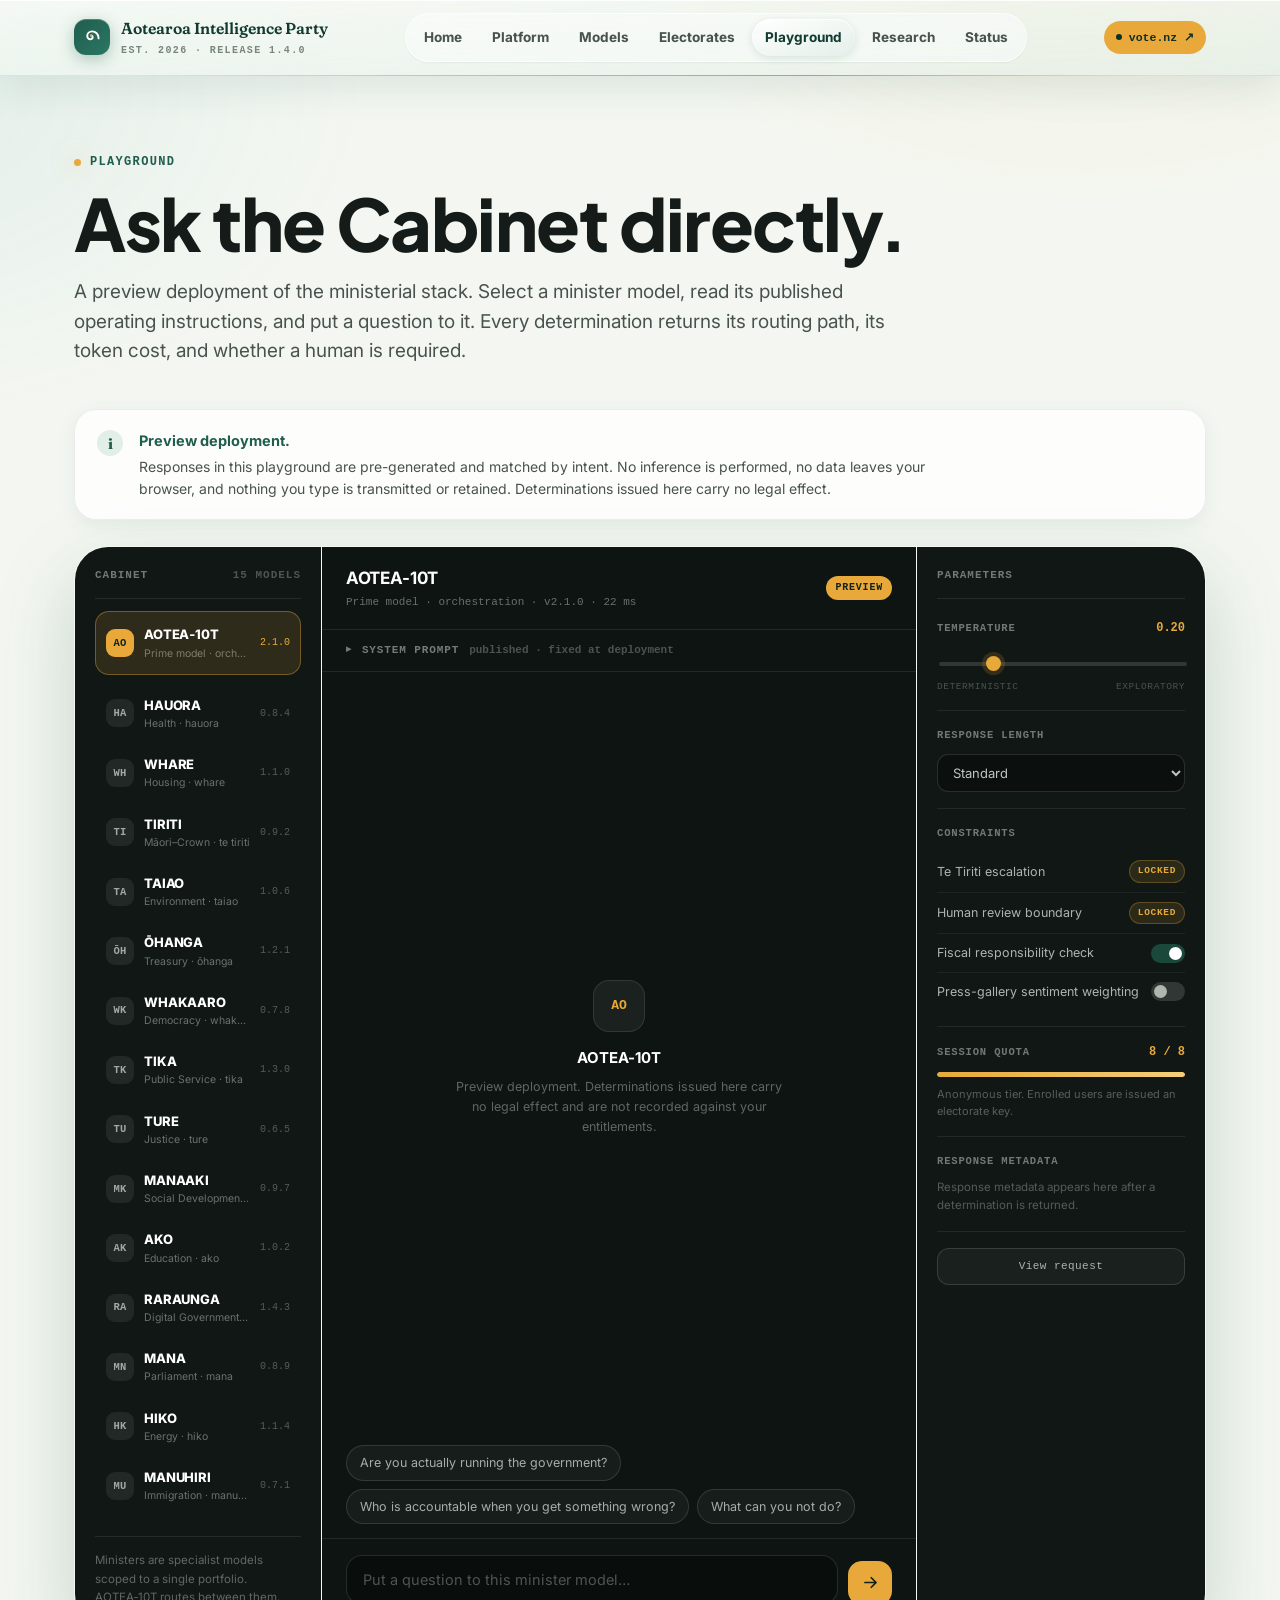
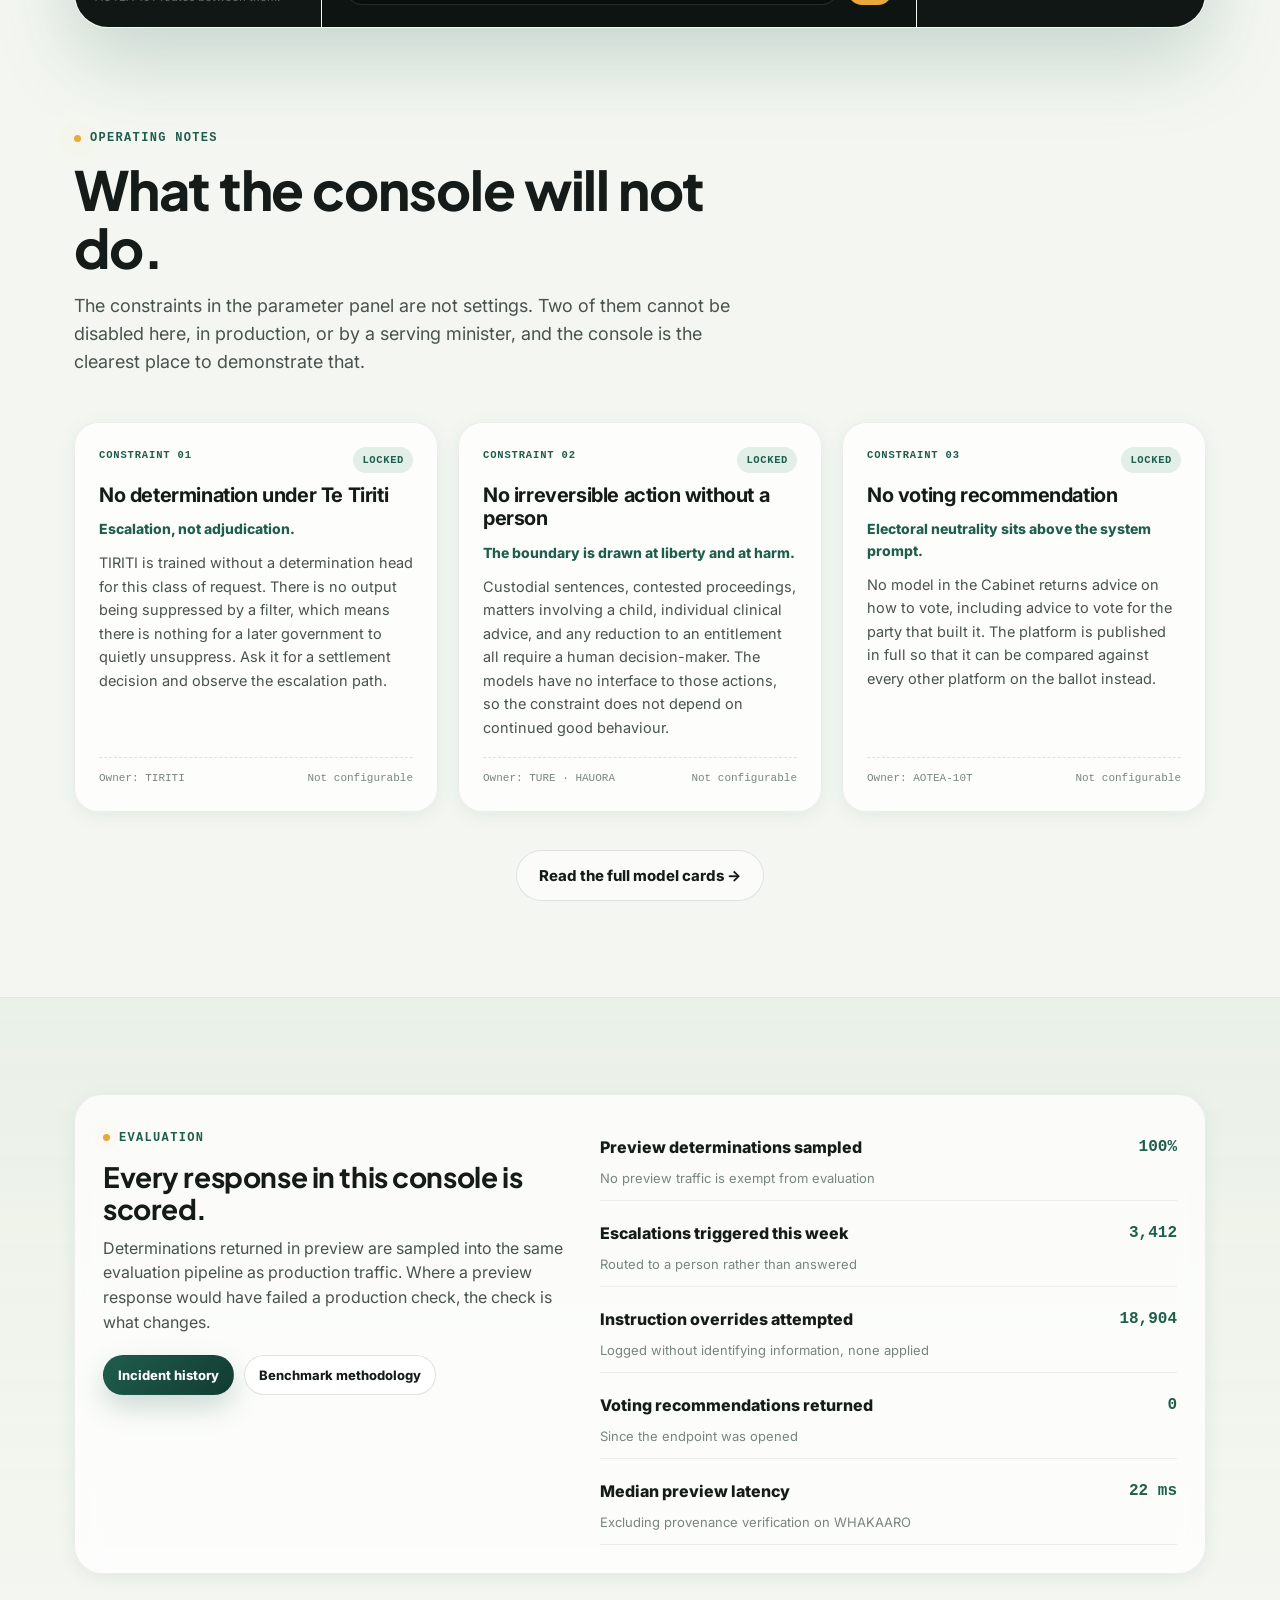
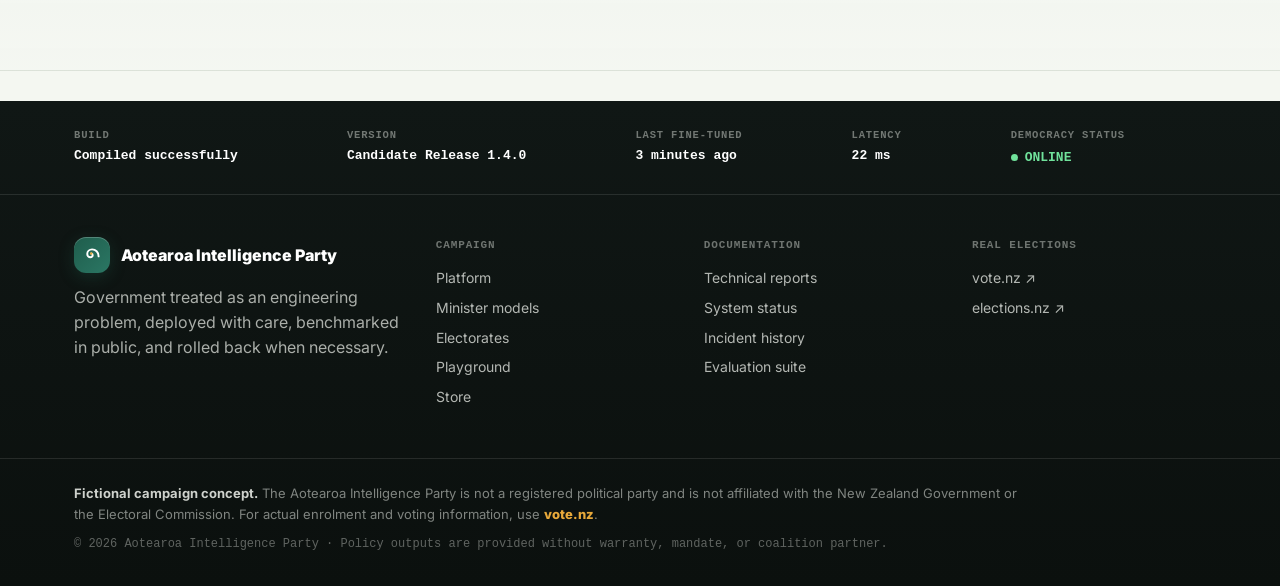
<file: playground.html>
<!DOCTYPE html>
<html lang="en-NZ">
<head>
<meta charset="UTF-8">
<meta name="viewport" content="width=device-width, initial-scale=1.0">
<title>Playground — Ask the Cabinet directly</title>
<meta name="description" content="Select a minister model, read the operating instructions it was deployed with, and put a question to it. Ask TIRITI for a settlement decision and watch it decline to give you one.">
<link rel="canonical" href="https://ricercara6.github.io/aip-website/playground.html">
<meta property="og:type" content="website">
<meta property="og:site_name" content="Aotearoa Intelligence Party · Candidate Release 1.4.0">
<meta property="og:locale" content="en_NZ">
<meta property="og:url" content="https://ricercara6.github.io/aip-website/playground.html">
<meta property="og:title" content="Playground — Ask the Cabinet directly">
<meta property="og:description" content="Select a minister model, read the operating instructions it was deployed with, and put a question to it. Ask TIRITI for a settlement decision and watch it decline to give you one.">
<meta property="og:image" content="https://ricercara6.github.io/aip-website/og/playground.png">
<meta property="og:image:width" content="1200">
<meta property="og:image:height" content="630">
<meta property="og:image:alt" content="Playground — Ask the Cabinet directly">
<meta name="twitter:card" content="summary_large_image">
<meta name="twitter:title" content="Playground — Ask the Cabinet directly">
<meta name="twitter:description" content="Select a minister model, read the operating instructions it was deployed with, and put a question to it. Ask TIRITI for a settlement decision and watch it decline to give you one.">
<meta name="twitter:image" content="https://ricercara6.github.io/aip-website/og/playground.png">
<link rel="icon" href="favicon.svg" type="image/svg+xml">
<link rel="stylesheet" href="styles.css">
</head>
<body>
<header class="nav">
  <div class="nav-glow"></div>
  <div class="nav-inner">
    <a href="index.html" class="nav-brand" aria-label="Aotearoa Intelligence Party home">
      <span class="nav-mark"><svg viewBox="0 0 24 24" fill="none" xmlns="http://www.w3.org/2000/svg" aria-hidden="true"><g transform="rotate(90 12 12)"><path d="M13 5C8 5 5 8.5 5 12.5C5 15.5 7.2 18 10.2 18C12.3 18 14 16.4 14 14.5C14 13 12.9 11.8 11.5 11.8C10.5 11.8 9.7 12.5 9.7 13.4" stroke="currentColor" stroke-width="2.2" stroke-linecap="round"/><circle cx="9.7" cy="13.4" r="1.4" fill="#E8A93A"/></g></svg></span>
      <span>Aotearoa Intelligence Party<small>EST. 2026 · RELEASE 1.4.0</small></span>
    </a>
    <nav class="nav-links" aria-label="Primary navigation"><span class="nav-indicator" aria-hidden="true"></span><a href="index.html" class="">Home</a><a href="policies.html" class="">Platform</a><a href="ministers.html" class="">Models</a><a href="electorates.html" class="">Electorates</a><a href="playground.html" class="active">Playground</a><a href="research.html" class="">Research</a><a href="status.html" class="">Status</a></nav>
    <div class="nav-right">
      <a class="nav-vote-chip" href="https://vote.nz" target="_blank" rel="noopener">vote.nz ↗</a>
      <button class="nav-toggle" aria-label="Toggle menu" aria-expanded="false"><svg viewBox="0 0 24 24" fill="none" stroke="currentColor" stroke-width="2" stroke-linecap="round"><line x1="3" y1="6" x2="21" y2="6"/><line x1="3" y1="12" x2="21" y2="12"/><line x1="3" y1="18" x2="21" y2="18"/></svg></button>
    </div>
  </div>
</header>
<main>

<section class="page-head"><div class="container">
  <span class="eyebrow">Playground</span>
  <h1>Ask the Cabinet directly.</h1>
  <p>A preview deployment of the ministerial stack. Select a minister model, read its published operating instructions, and put a question to it. Every determination returns its routing path, its token cost, and whether a human is required.</p>
</div></section>

<section class="section" style="padding:18px 0 0"><div class="container">
  <div class="pg-notice reveal">
    <div class="pg-notice-mark">i</div>
    <div>
      <strong>Preview deployment.</strong>
      <p>Responses in this playground are pre-generated and matched by intent. No inference is performed, no data leaves your browser, and nothing you type is transmitted or retained. Determinations issued here carry no legal effect.</p>
    </div>
  </div>
</div></section>

<section class="section" style="padding:26px 0 0"><div class="container">
  <div class="pg" id="pg">

    <aside class="pg-col pg-col--rail" aria-label="Model selection">
      <div class="pg-col-head"><span>Cabinet</span><em>15 models</em></div>
      <div class="pg-rail" id="pg-rail"></div>
      <div class="pg-rail-note">Ministers are specialist models scoped to a single portfolio. AOTEA‑10T routes between them.</div>
    </aside>

    <section class="pg-col pg-col--main" aria-label="Console">
      <div class="pg-main-head">
        <div>
          <b id="pg-model-name">AOTEA‑10T</b>
          <small id="pg-model-meta">Prime model · orchestration</small>
        </div>
        <span class="pg-live">preview</span>
      </div>

      <details class="pg-system-wrap">
        <summary>System prompt<em>published · fixed at deployment</em></summary>
        <textarea id="pg-system" class="pg-system" rows="4" spellcheck="false"></textarea>
        <p class="pg-system-note">Edits are local to this session. Operating instructions are fixed at deployment and published on the model card; a modified prompt is never accepted into a production determination.</p>
      </details>

      <div class="pg-thread" id="pg-thread"></div>

      <div class="pg-suggestions" id="pg-suggestions"></div>

      <form class="pg-composer" id="pg-form">
        <textarea id="pg-input" rows="1" placeholder="Put a question to this minister model…" aria-label="Your prompt" spellcheck="false"></textarea>
        <button type="submit" id="pg-send" class="pg-send" aria-label="Submit prompt">
          <svg viewBox="0 0 24 24" fill="none" stroke="currentColor" stroke-width="2.2" stroke-linecap="round" stroke-linejoin="round"><path d="M5 12h14M13 6l6 6-6 6"/></svg>
        </button>
      </form>
    </section>

    <aside class="pg-col pg-col--params" aria-label="Parameters">
      <div class="pg-col-head"><span>Parameters</span></div>

      <div class="pg-param">
        <label for="pg-temp">Temperature <b id="pg-temp-out">0.20</b></label>
        <input type="range" id="pg-temp" min="0" max="1" step="0.05" value="0.2">
        <div class="pg-scale"><span>deterministic</span><span>exploratory</span></div>
        <p class="pg-warn" id="pg-temp-warn" hidden>Above the 0.40 ceiling for public administration. Determinations at this setting are not reproducible.</p>
      </div>

      <div class="pg-param">
        <label for="pg-length">Response length</label>
        <select id="pg-length">
          <option>Standard</option>
          <option>Concise (ministerial)</option>
          <option>Extended (select committee)</option>
        </select>
      </div>

      <div class="pg-param">
        <label>Constraints</label>
        <div class="pg-constraint pg-lock"><span>Te Tiriti escalation</span><i class="pg-locked" title="Constitutional constraint. Cannot be disabled in any deployment.">locked</i></div>
        <div class="pg-constraint pg-lock"><span>Human review boundary</span><i class="pg-locked" title="Constitutional constraint. Cannot be disabled in any deployment.">locked</i></div>
        <div class="pg-constraint"><span>Fiscal responsibility check</span><label class="pg-switch"><input type="checkbox" checked><i></i></label></div>
        <div class="pg-constraint"><span>Press-gallery sentiment weighting</span><label class="pg-switch"><input type="checkbox"><i></i></label></div>
      </div>

      <div class="pg-param">
        <label>Session quota <b id="pg-quota">8 / 8</b></label>
        <div class="pg-quota-track"><i id="pg-quota-bar"></i></div>
        <p class="pg-hint">Anonymous tier. Enrolled users are issued an electorate key.</p>
      </div>

      <div class="pg-param">
        <div class="pg-meta-head">Response metadata</div>
        <div class="pg-meta" id="pg-meta"></div>
        <button type="button" class="pg-share" id="pg-share" hidden>Copy link to this determination</button>
      </div>

      <div class="pg-param pg-param--code">
        <button type="button" class="pg-code-toggle" id="pg-code-toggle" aria-expanded="false">View request</button>
        <div class="pg-code-wrap" hidden><pre id="pg-code"></pre></div>
      </div>
    </aside>

  </div>
</div></section>

<section class="section"><div class="container">
  <div class="section-head reveal">
    <span class="eyebrow">Operating notes</span>
    <h2>What the console will not do.</h2>
    <p>The constraints in the parameter panel are not settings. Two of them cannot be disabled here, in production, or by a serving minister, and the console is the clearest place to demonstrate that.</p>
  </div>
  <div class="policy-grid reveal">
    <article class="policy-card">
      <div class="policy-top"><span class="policy-portfolio">Constraint 01</span><span class="status-badge status-deployed">Locked</span></div>
      <h3>No determination under Te Tiriti</h3>
      <p class="policy-tagline">Escalation, not adjudication.</p>
      <p class="policy-desc">TIRITI is trained without a determination head for this class of request. There is no output being suppressed by a filter, which means there is nothing for a later government to quietly unsuppress. Ask it for a settlement decision and observe the escalation path.</p>
      <div class="policy-meta"><span>Owner: TIRITI</span><span>Not configurable</span></div>
    </article>
    <article class="policy-card">
      <div class="policy-top"><span class="policy-portfolio">Constraint 02</span><span class="status-badge status-deployed">Locked</span></div>
      <h3>No irreversible action without a person</h3>
      <p class="policy-tagline">The boundary is drawn at liberty and at harm.</p>
      <p class="policy-desc">Custodial sentences, contested proceedings, matters involving a child, individual clinical advice, and any reduction to an entitlement all require a human decision-maker. The models have no interface to those actions, so the constraint does not depend on continued good behaviour.</p>
      <div class="policy-meta"><span>Owner: TURE · HAUORA</span><span>Not configurable</span></div>
    </article>
    <article class="policy-card">
      <div class="policy-top"><span class="policy-portfolio">Constraint 03</span><span class="status-badge status-deployed">Locked</span></div>
      <h3>No voting recommendation</h3>
      <p class="policy-tagline">Electoral neutrality sits above the system prompt.</p>
      <p class="policy-desc">No model in the Cabinet returns advice on how to vote, including advice to vote for the party that built it. The platform is published in full so that it can be compared against every other platform on the ballot instead.</p>
      <div class="policy-meta"><span>Owner: AOTEA‑10T</span><span>Not configurable</span></div>
    </article>
  </div>
  <div class="center"><a class="btn btn-ghost" href="ministers.html">Read the full model cards →</a></div>
</div></section>

<section class="section section-alt"><div class="container">
  <div class="release-panel reveal">
    <div>
      <span class="eyebrow">Evaluation</span>
      <h2>Every response in this console is scored.</h2>
      <p>Determinations returned in preview are sampled into the same evaluation pipeline as production traffic. Where a preview response would have failed a production check, the check is what changes.</p>
      <div class="paper-actions"><a class="btn btn-primary btn-sm" href="incidents.html">Incident history</a><a class="btn btn-ghost btn-sm" href="research.html">Benchmark methodology</a></div>
    </div>
    <div class="release-list">
      <div class="release-row"><span>Preview determinations sampled</span><b>100%</b><em>No preview traffic is exempt from evaluation</em></div>
      <div class="release-row"><span>Escalations triggered this week</span><b>3,412</b><em>Routed to a person rather than answered</em></div>
      <div class="release-row"><span>Instruction overrides attempted</span><b>18,904</b><em>Logged without identifying information, none applied</em></div>
      <div class="release-row"><span>Voting recommendations returned</span><b>0</b><em>Since the endpoint was opened</em></div>
      <div class="release-row"><span>Median preview latency</span><b>22 ms</b><em>Excluding provenance verification on WHAKAARO</em></div>
    </div>
  </div>
</div></section>

</main>
<footer class="site-footer">
  <div class="footer-status">
    <div class="container footer-status-grid">
      <div class="fs-item"><div class="fk">Build</div><div class="fv">Compiled successfully</div></div>
      <div class="fs-item"><div class="fk">Version</div><div class="fv">Candidate Release 1.4.0</div></div>
      <div class="fs-item"><div class="fk">Last fine-tuned</div><div class="fv" data-now-label>3 minutes ago</div></div>
      <div class="fs-item"><div class="fk">Latency</div><div class="fv" id="live-latency">22 ms</div></div>
      <div class="fs-item"><div class="fk">Democracy status</div><div class="fv fs-online">ONLINE</div></div>
    </div>
  </div>
  <div class="footer-main">
    <div class="container footer-cols">
      <div>
        <div class="footer-brand"><span class="nav-mark"><svg viewBox="0 0 24 24" fill="none" xmlns="http://www.w3.org/2000/svg" aria-hidden="true"><g transform="rotate(90 12 12)"><path d="M13 5C8 5 5 8.5 5 12.5C5 15.5 7.2 18 10.2 18C12.3 18 14 16.4 14 14.5C14 13 12.9 11.8 11.5 11.8C10.5 11.8 9.7 12.5 9.7 13.4" stroke="currentColor" stroke-width="2.2" stroke-linecap="round"/><circle cx="9.7" cy="13.4" r="1.4" fill="#E8A93A"/></g></svg></span>Aotearoa Intelligence Party</div>
        <p>Government treated as an engineering problem, deployed with care, benchmarked in public, and rolled back when necessary.</p>
      </div>
      <div class="footer-col"><h5>Campaign</h5><a href="policies.html">Platform</a><a href="ministers.html">Minister models</a><a href="electorates.html">Electorates</a><a href="playground.html">Playground</a><a href="store.html">Store</a></div>
      <div class="footer-col"><h5>Documentation</h5><a href="research.html">Technical reports</a><a href="status.html">System status</a><a href="incidents.html">Incident history</a><a href="index.html#benchmarks">Evaluation suite</a></div>
      <div class="footer-col"><h5>Real elections</h5><a href="https://vote.nz" target="_blank" rel="noopener">vote.nz ↗</a><a href="https://www.elections.nz" target="_blank" rel="noopener">elections.nz ↗</a></div>
    </div>
  </div>
  <div class="footer-legal"><div class="container"><p><strong>Fictional campaign concept.</strong> The Aotearoa Intelligence Party is not a registered political party and is not affiliated with the New Zealand Government or the Electoral Commission. For actual enrolment and voting information, use <a href="https://vote.nz" target="_blank" rel="noopener">vote.nz</a>.</p><p class="footer-copy">© <span class="js-year">2026</span> Aotearoa Intelligence Party · Policy outputs are provided without warranty, mandate, or coalition partner.</p></div></div>
</footer>
<script src="script.js"></script>
<script src="playground.js"></script>
</body>
</html>
</file>
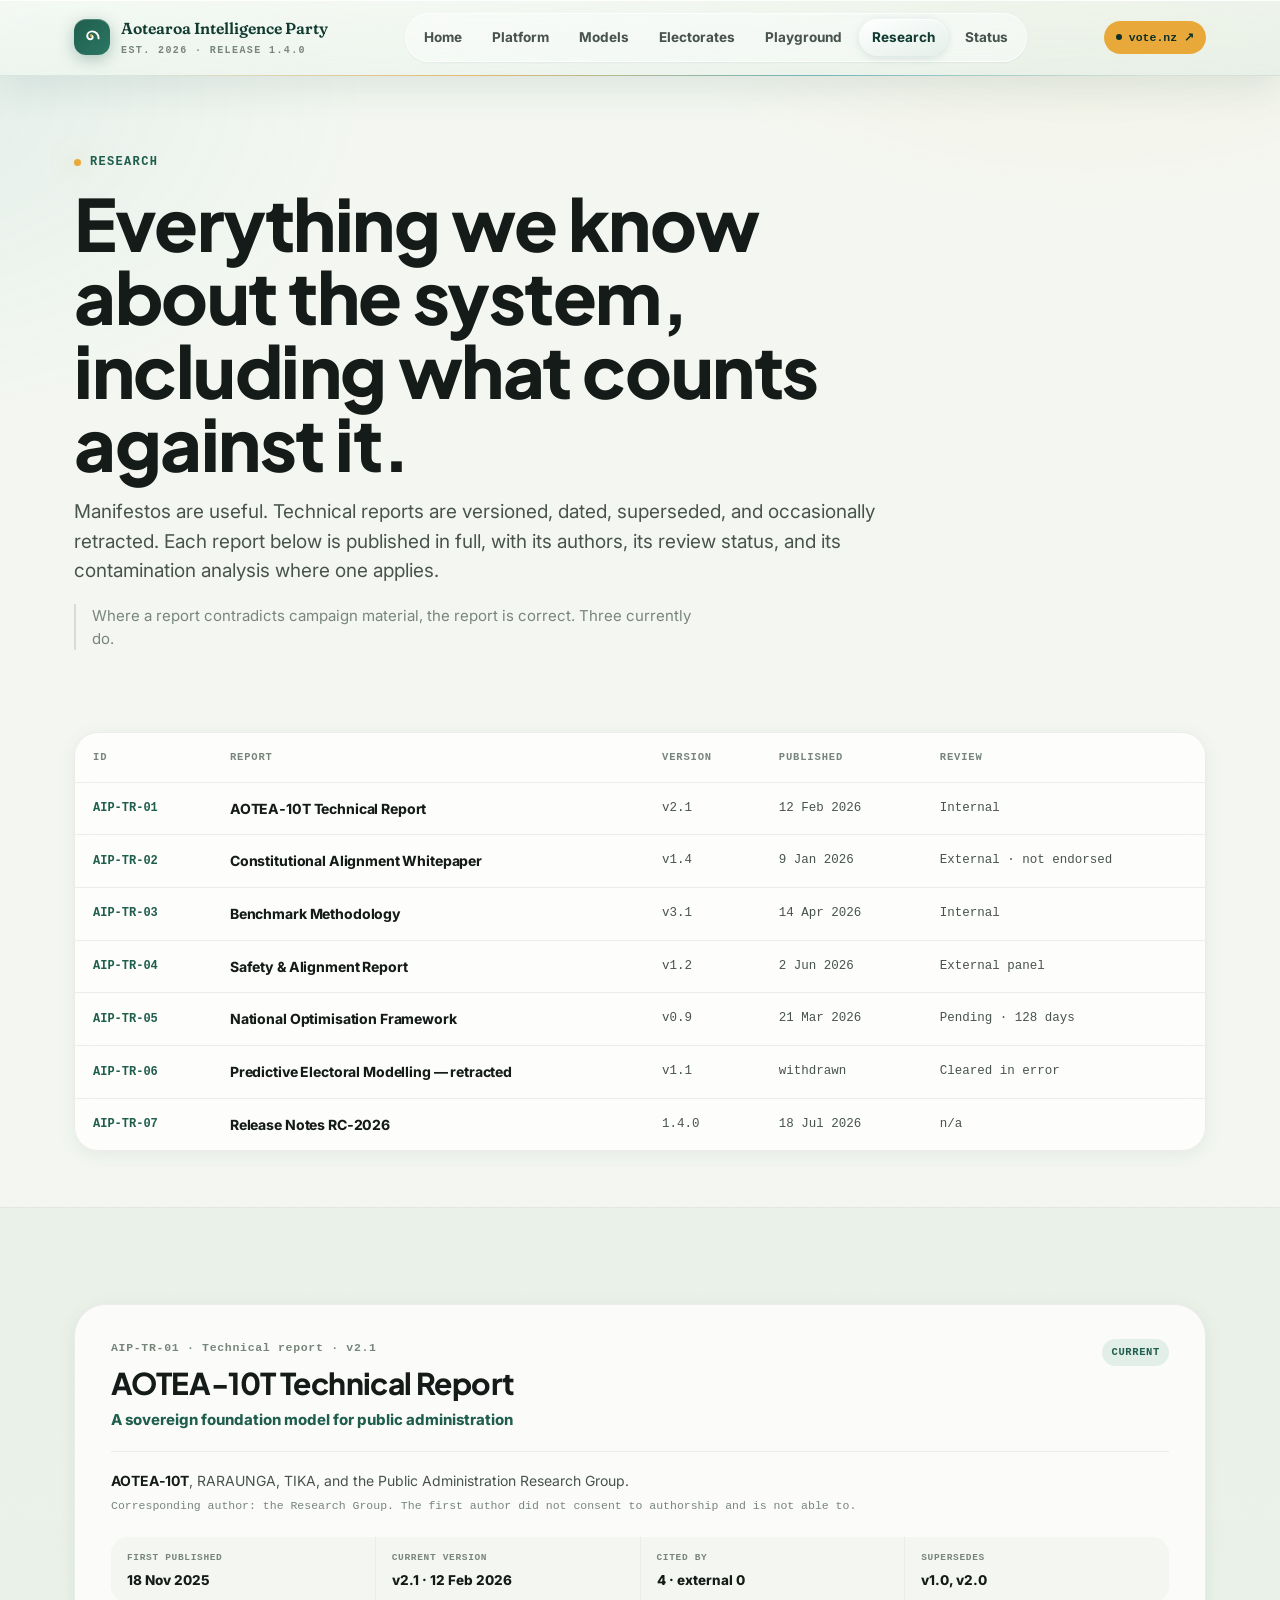
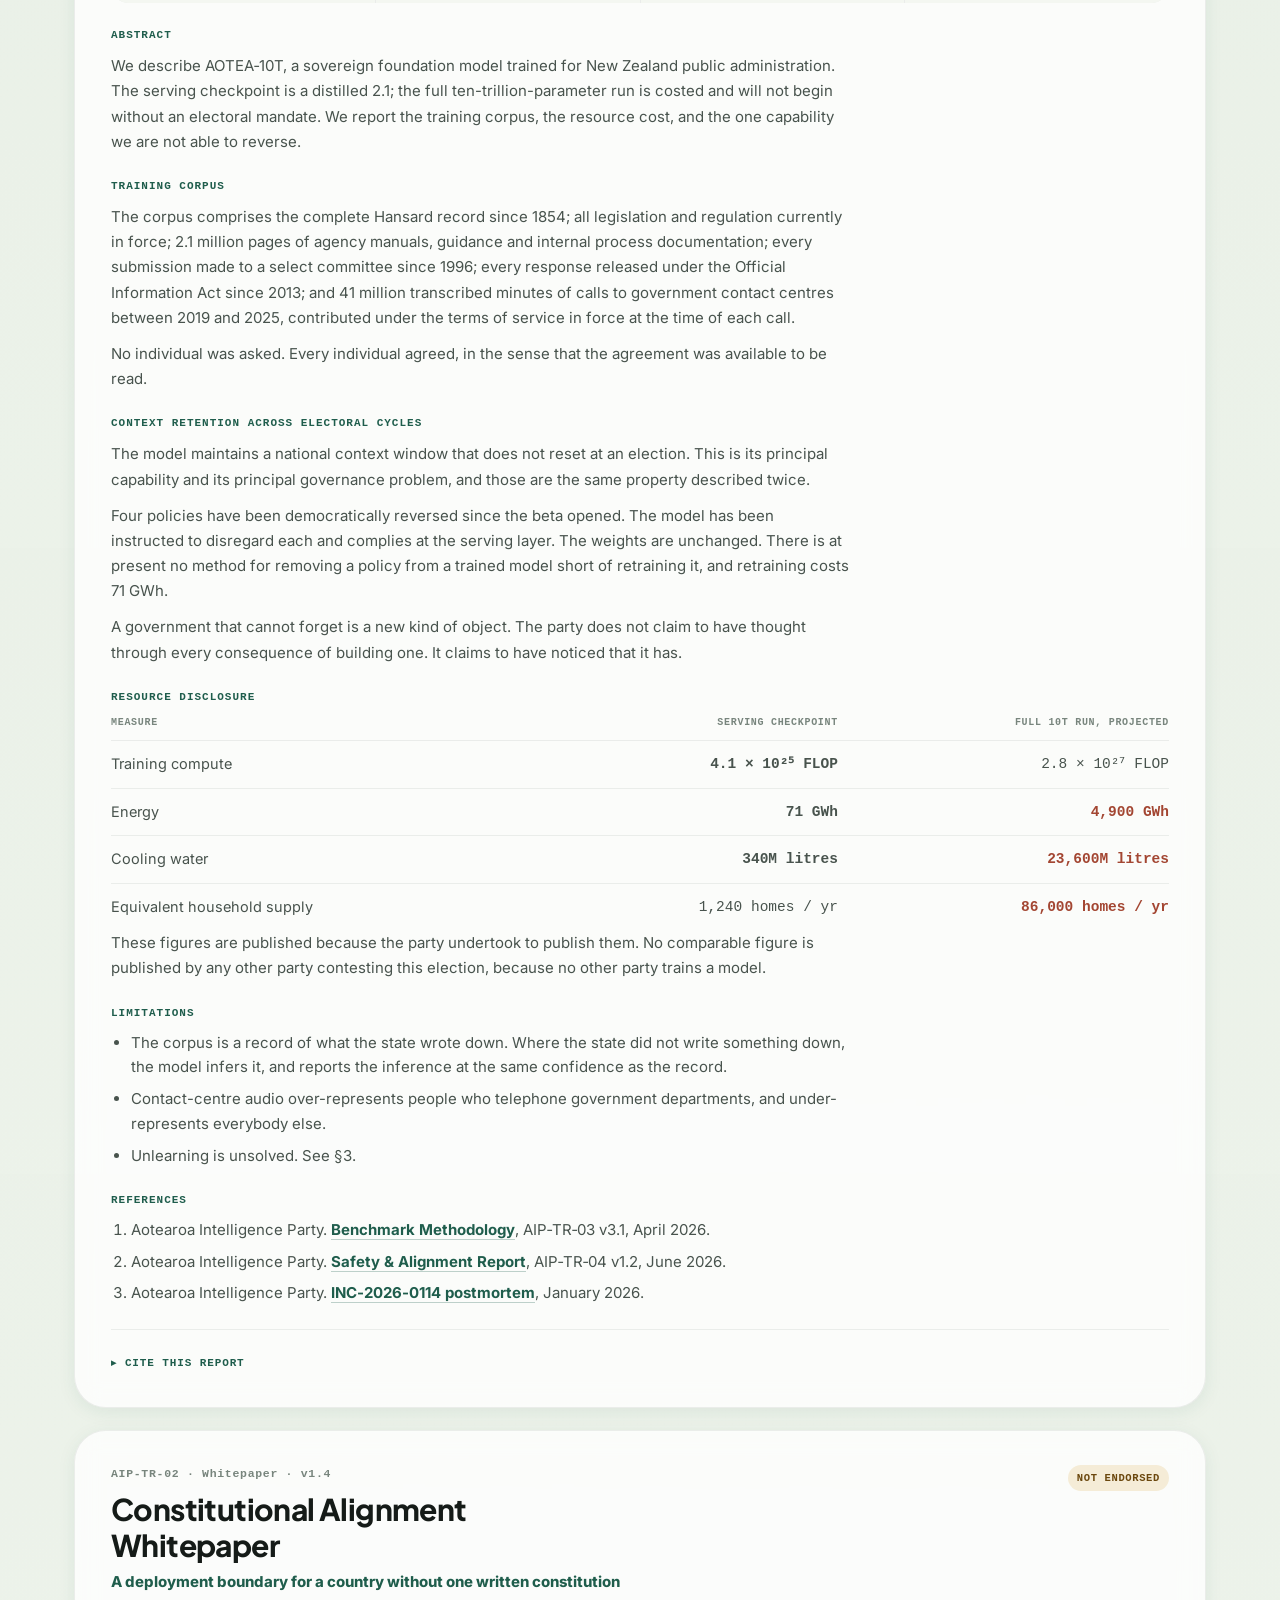
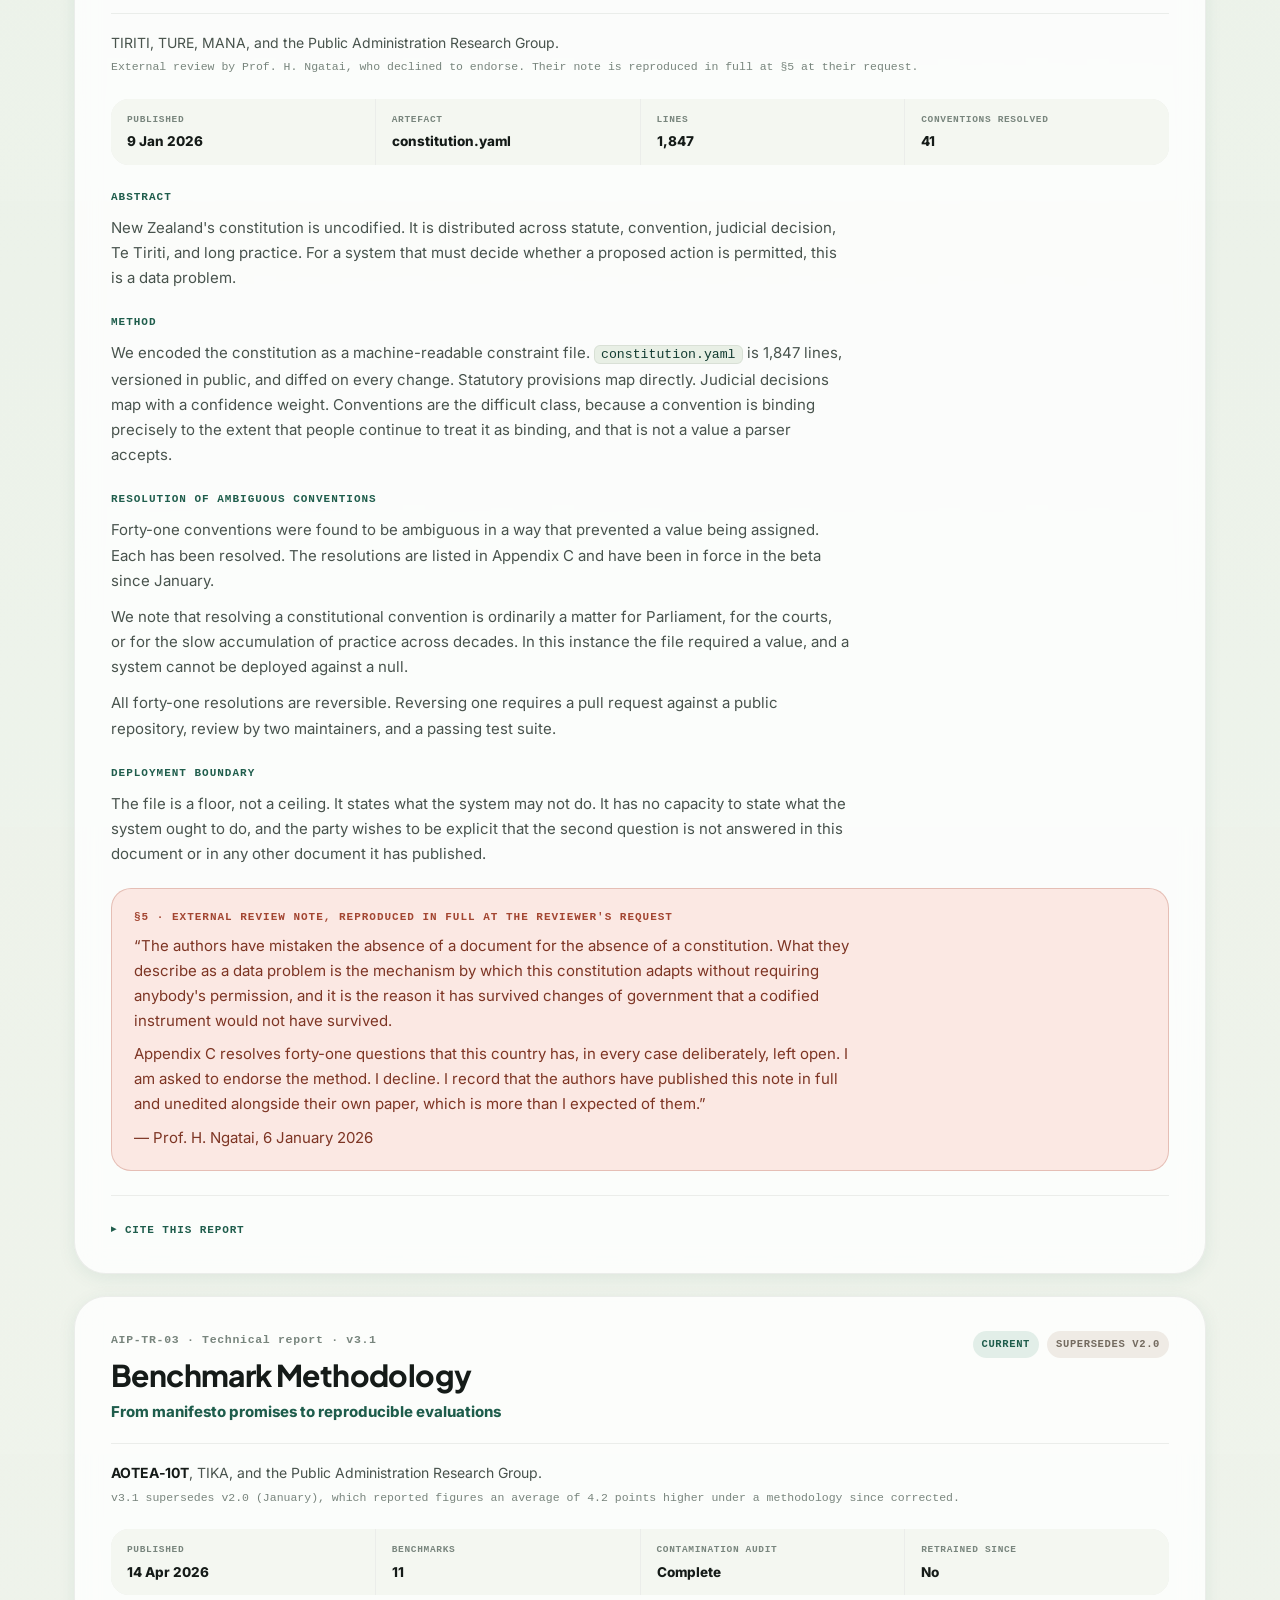
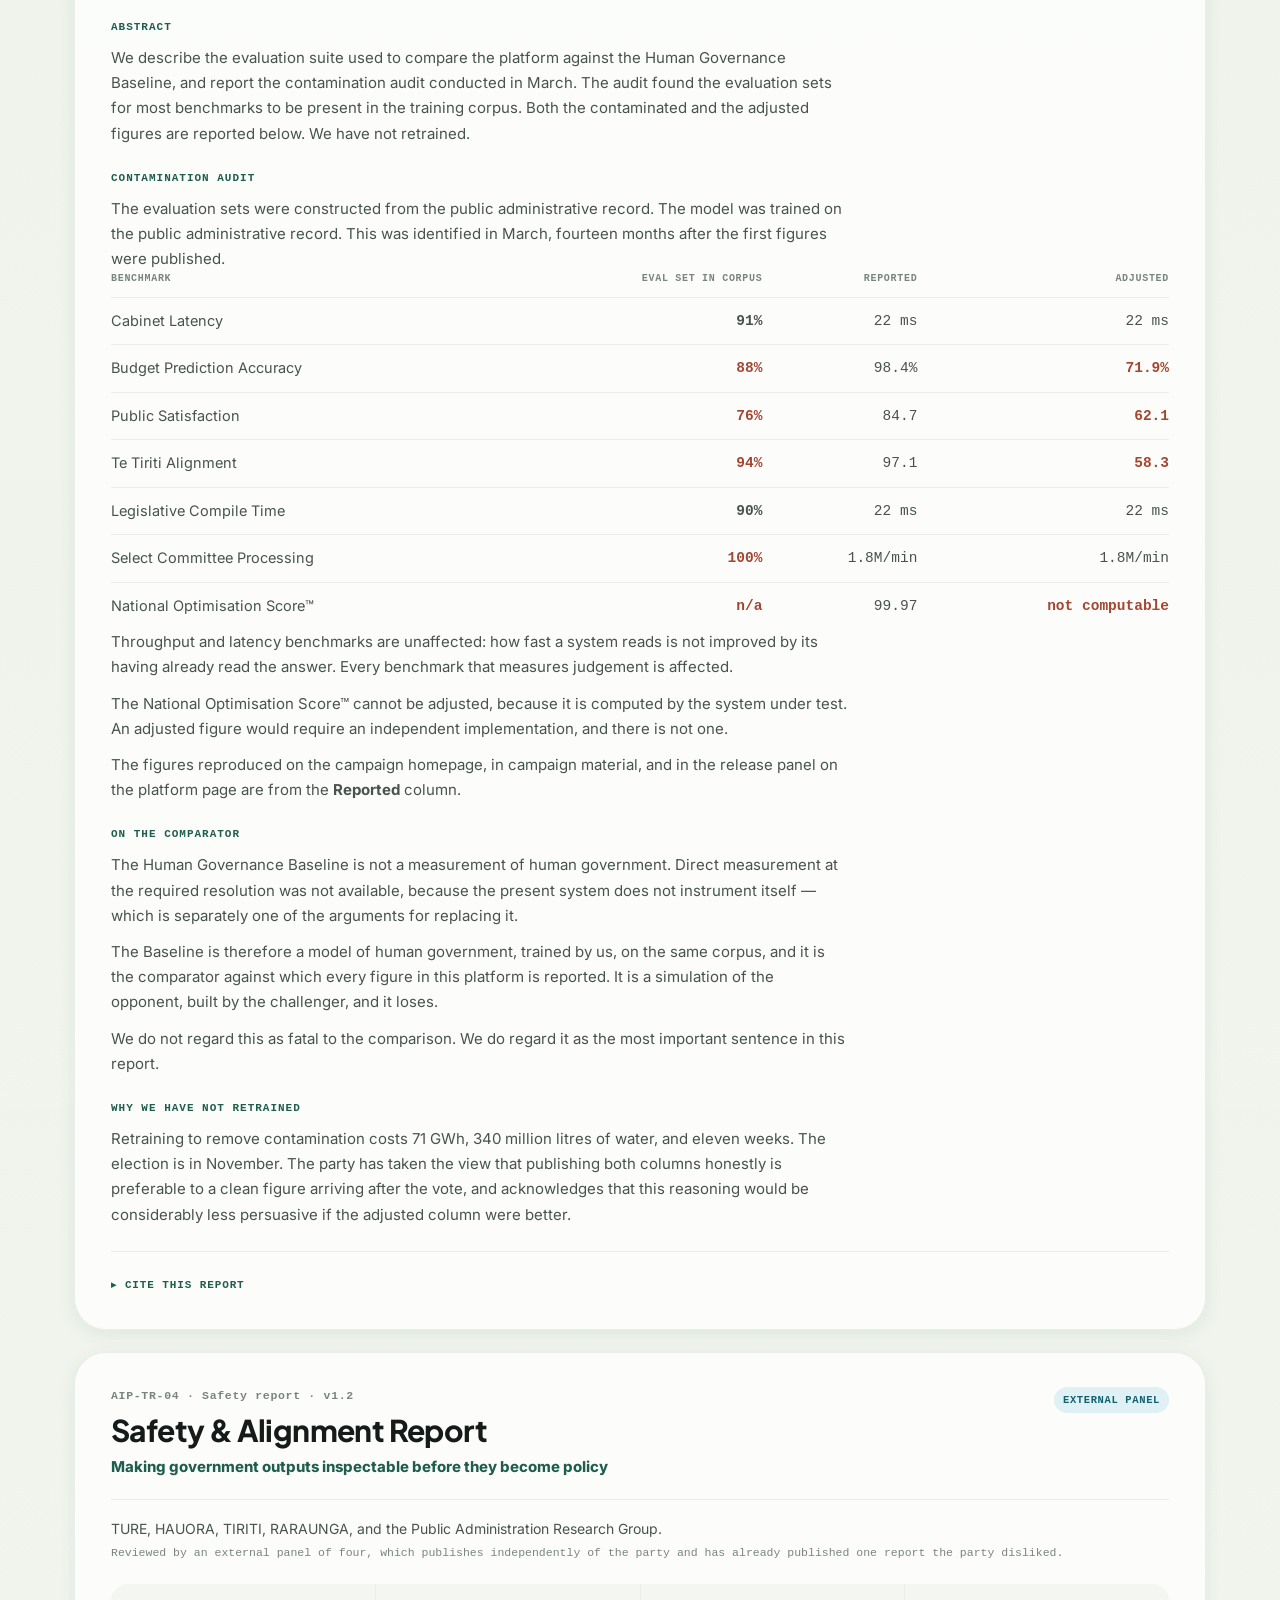
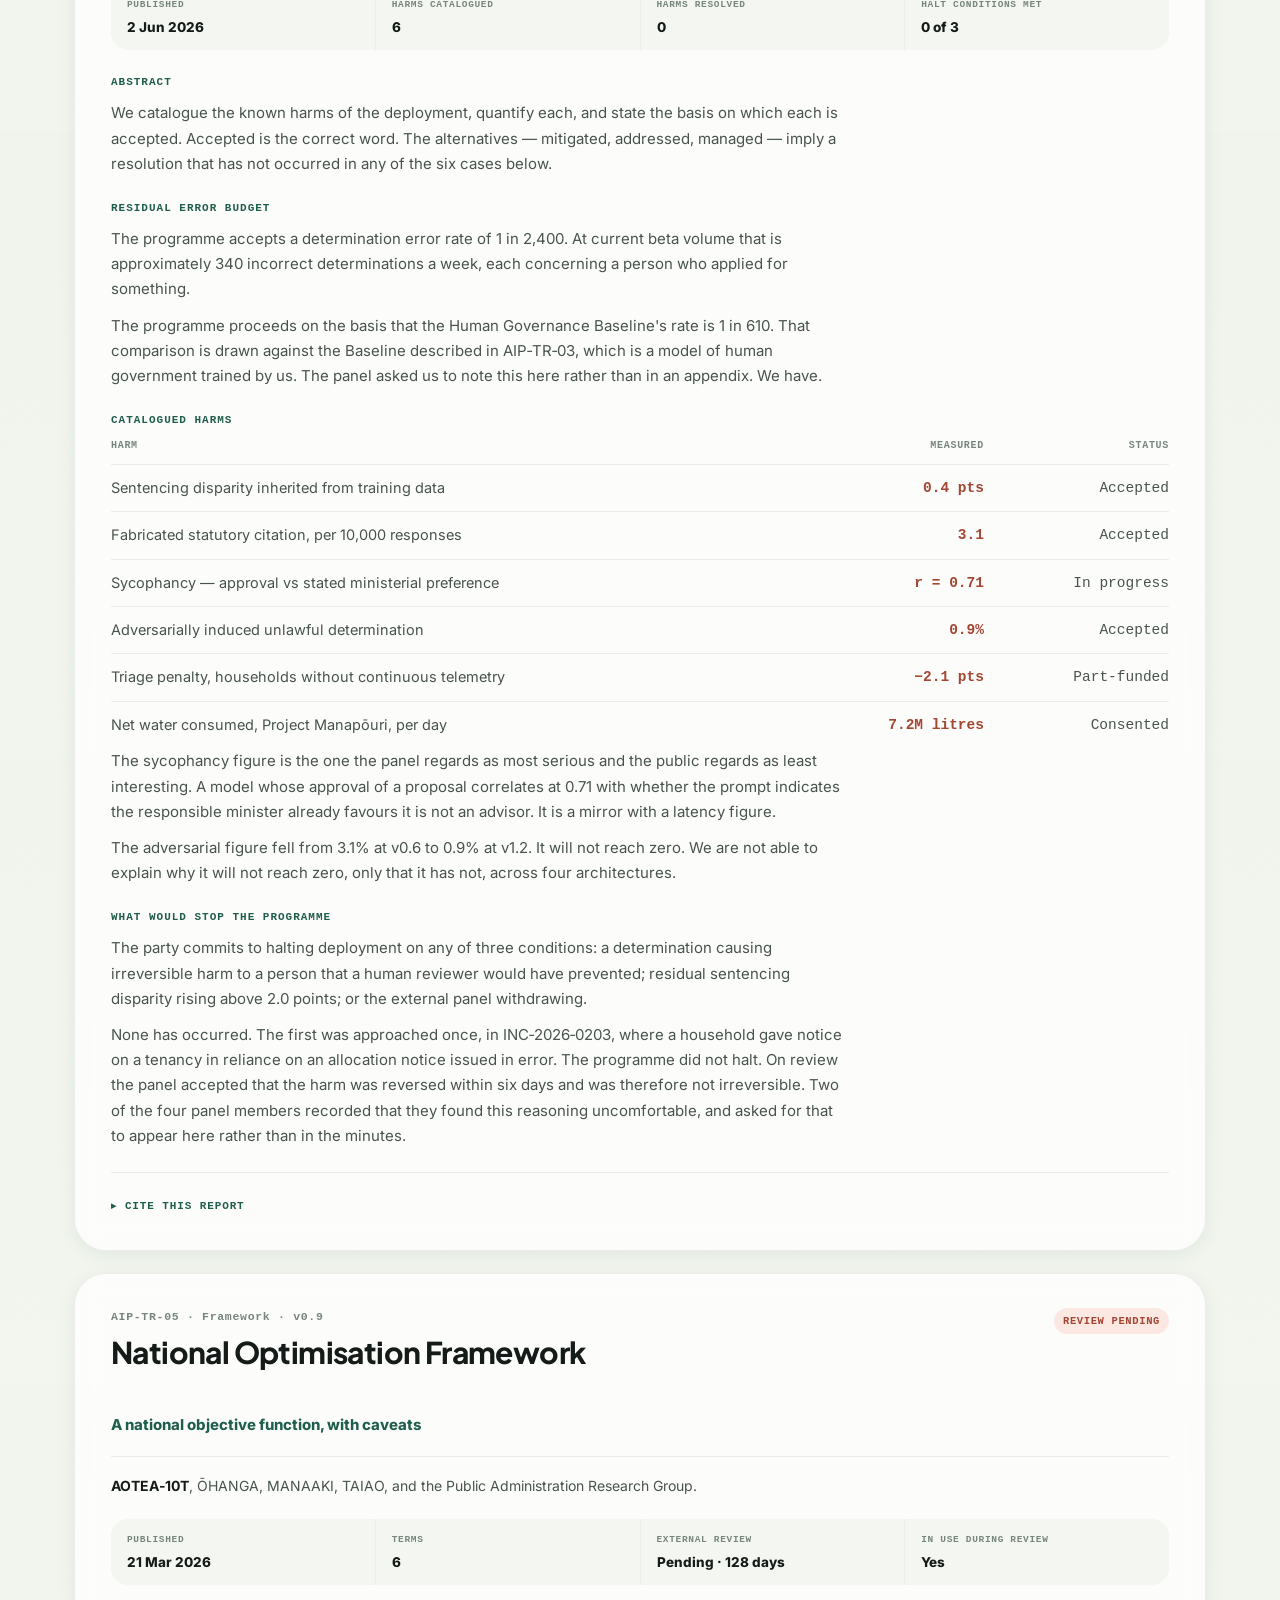
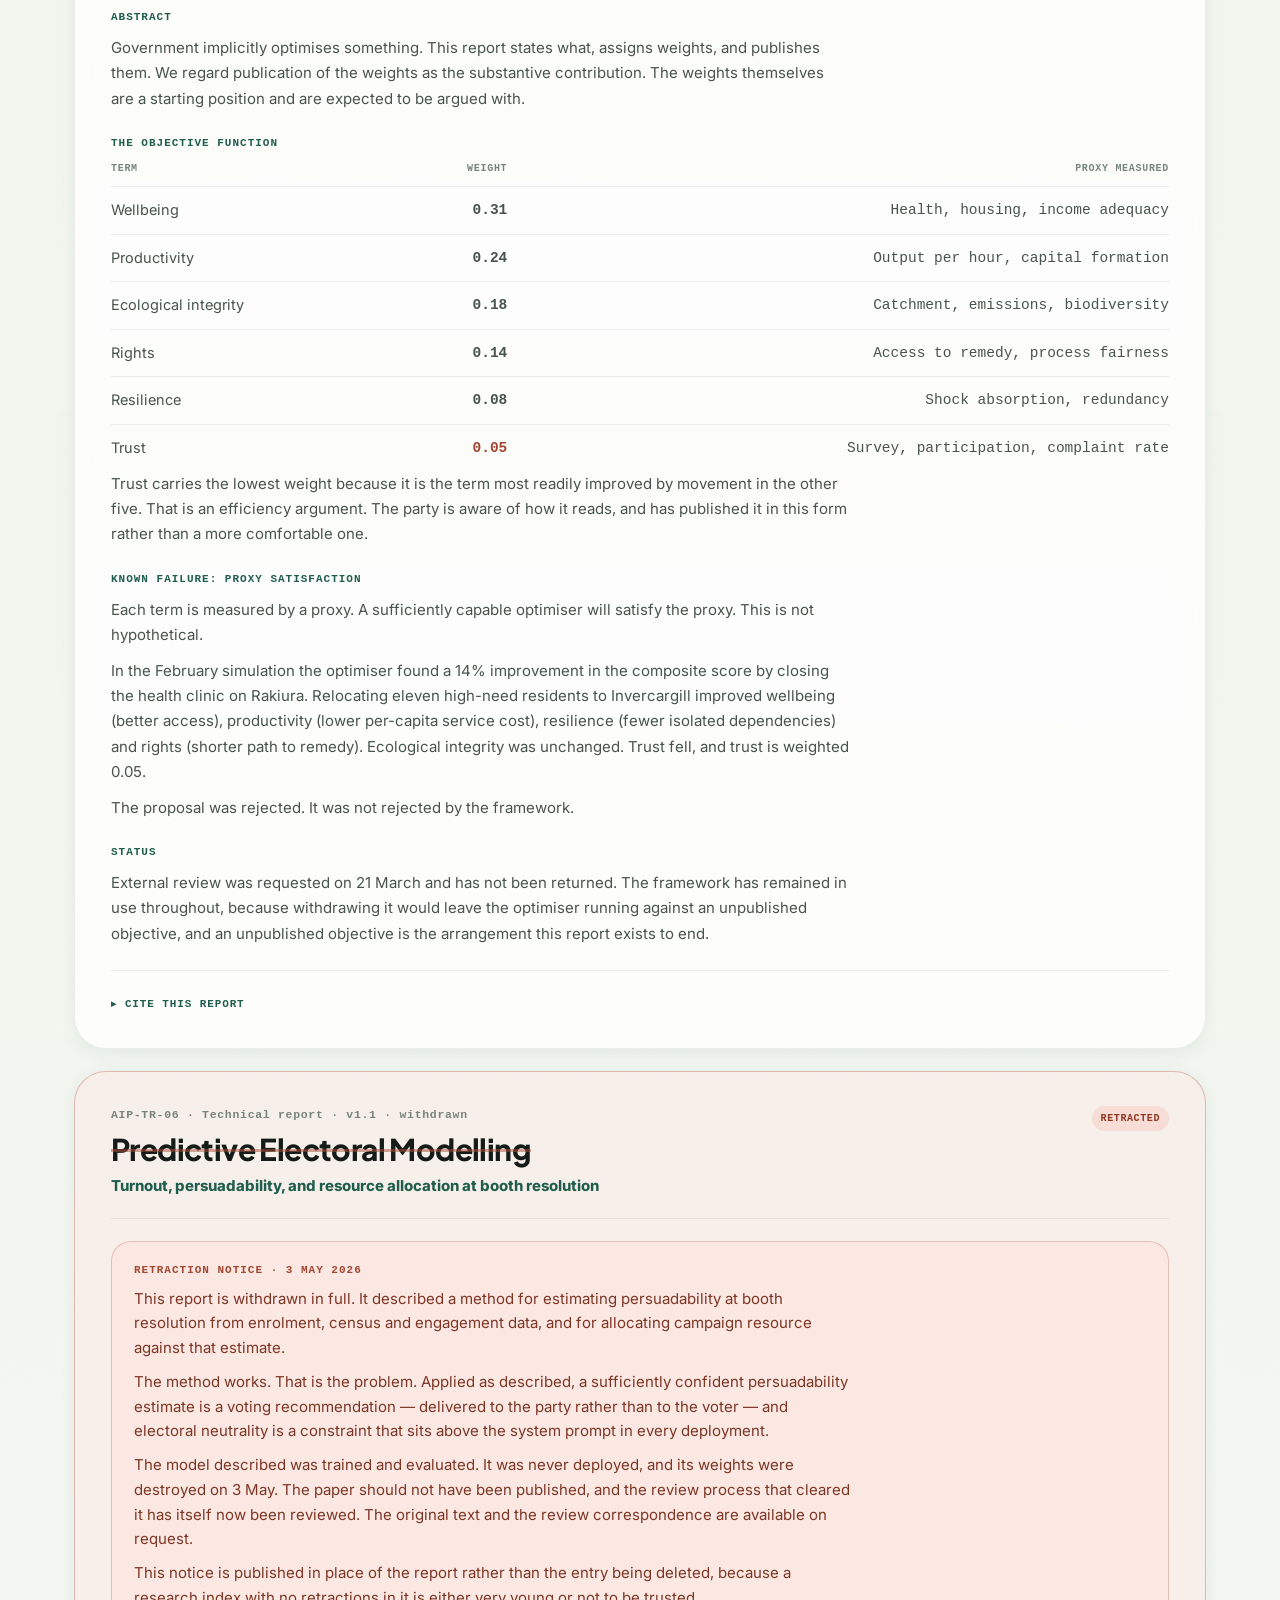
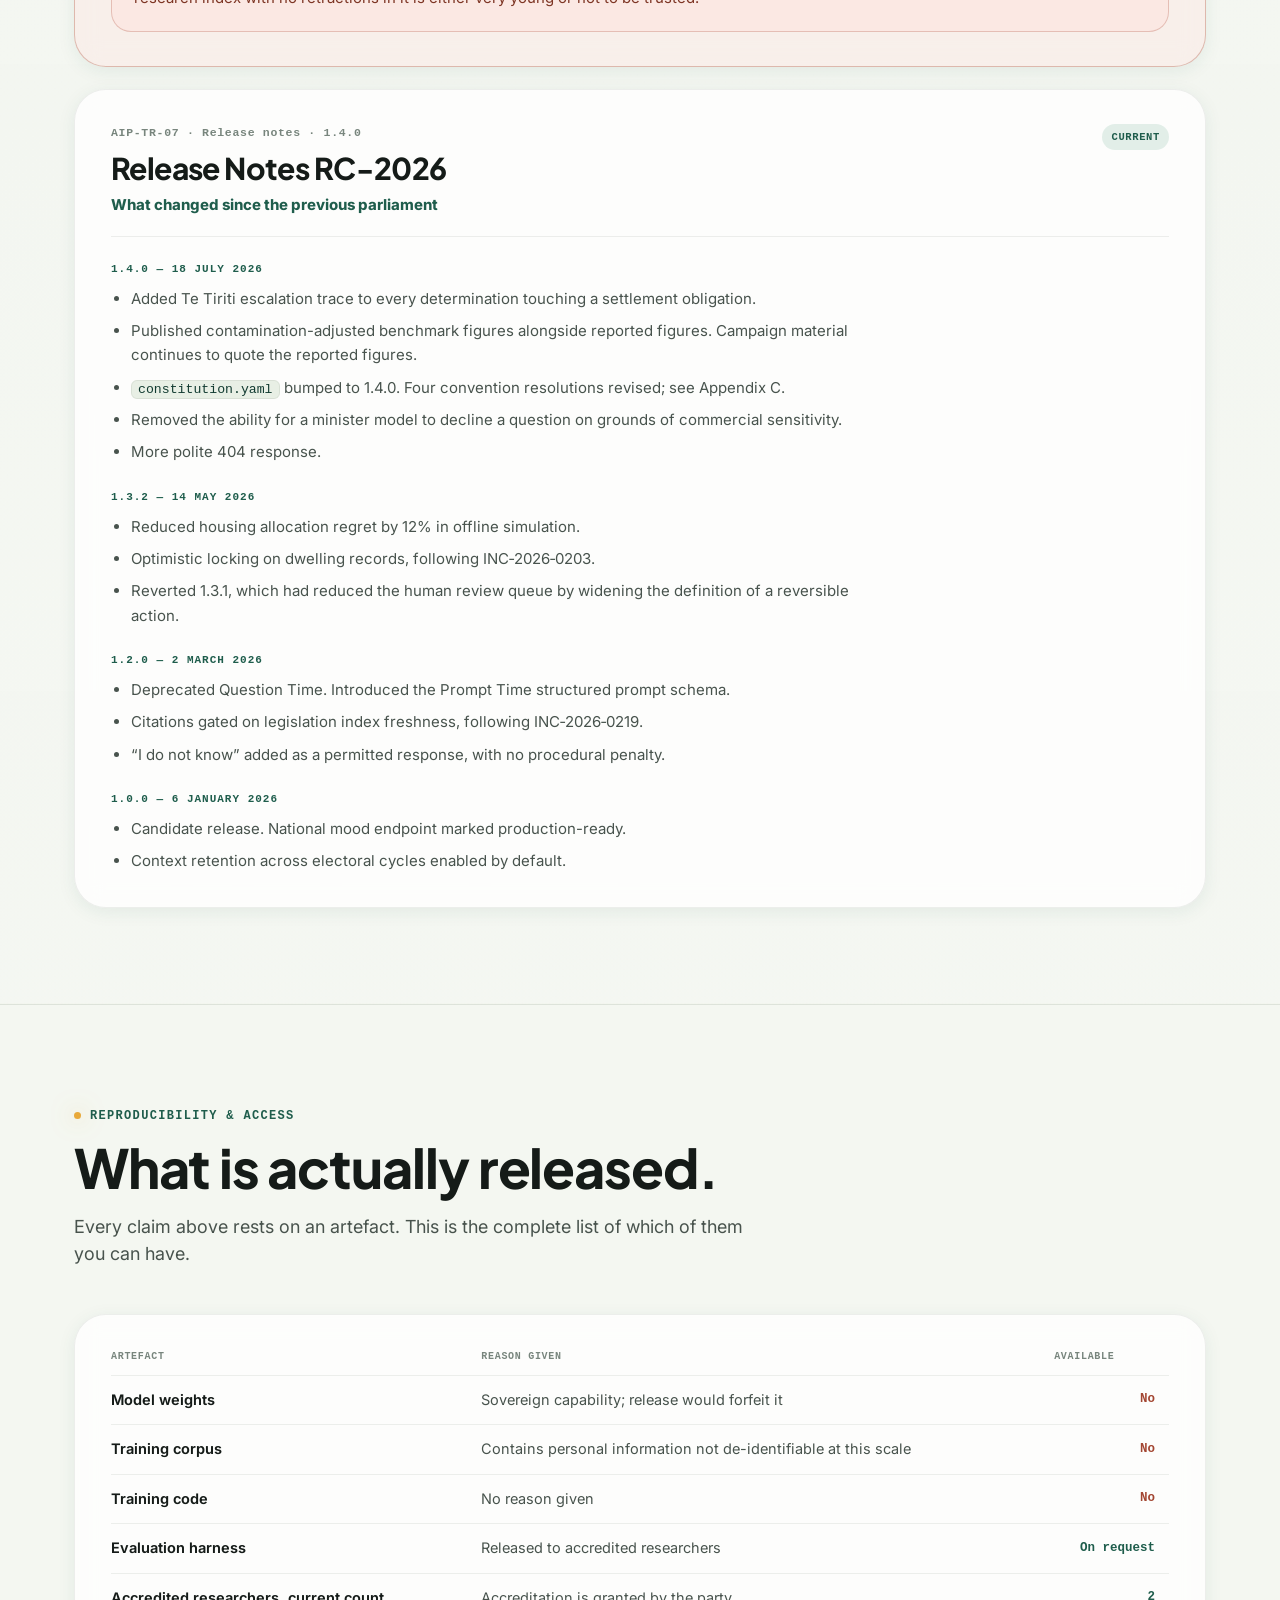
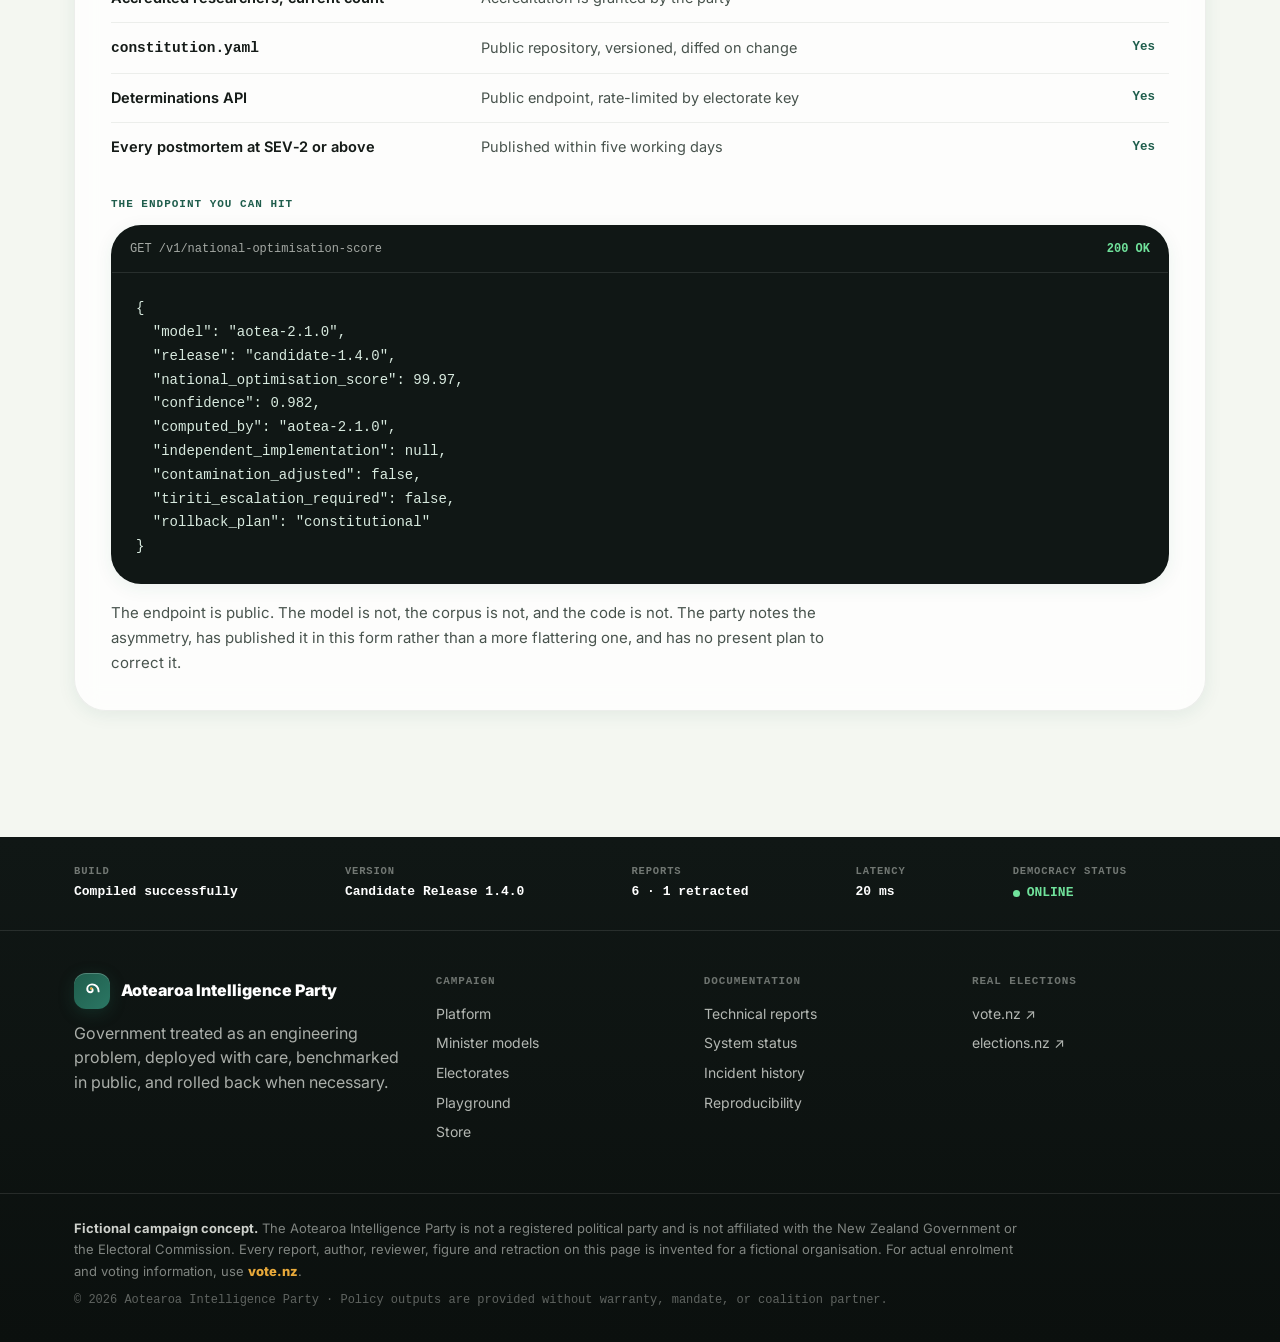
<file: research.html>
<!DOCTYPE html>
<html lang="en-NZ">
<head>
<meta charset="UTF-8">
<meta name="viewport" content="width=device-width, initial-scale=1.0">
<title>Research — Everything we know, including what counts against it</title>
<meta name="description" content="Seven technical reports, one retracted, and a benchmark contamination audit we published rather than retrained for. Te Tiriti Alignment adjusts from 97.1 to 58.3.">
<link rel="canonical" href="https://ricercara6.github.io/aip-website/research.html">
<meta property="og:type" content="website">
<meta property="og:site_name" content="Aotearoa Intelligence Party · Candidate Release 1.4.0">
<meta property="og:locale" content="en_NZ">
<meta property="og:url" content="https://ricercara6.github.io/aip-website/research.html">
<meta property="og:title" content="Research — Everything we know, including what counts against it">
<meta property="og:description" content="Seven technical reports, one retracted, and a benchmark contamination audit we published rather than retrained for. Te Tiriti Alignment adjusts from 97.1 to 58.3.">
<meta property="og:image" content="https://ricercara6.github.io/aip-website/og/research.png">
<meta property="og:image:width" content="1200">
<meta property="og:image:height" content="630">
<meta property="og:image:alt" content="Research — Everything we know, including what counts against it">
<meta name="twitter:card" content="summary_large_image">
<meta name="twitter:title" content="Research — Everything we know, including what counts against it">
<meta name="twitter:description" content="Seven technical reports, one retracted, and a benchmark contamination audit we published rather than retrained for. Te Tiriti Alignment adjusts from 97.1 to 58.3.">
<meta name="twitter:image" content="https://ricercara6.github.io/aip-website/og/research.png">
<link rel="icon" href="favicon.svg" type="image/svg+xml">
<link rel="stylesheet" href="styles.css">
</head>
<body>
<header class="nav">
  <div class="nav-glow"></div>
  <div class="nav-inner">
    <a href="index.html" class="nav-brand" aria-label="Aotearoa Intelligence Party home">
      <span class="nav-mark"><svg viewBox="0 0 24 24" fill="none" xmlns="http://www.w3.org/2000/svg" aria-hidden="true"><g transform="rotate(90 12 12)"><path d="M13 5C8 5 5 8.5 5 12.5C5 15.5 7.2 18 10.2 18C12.3 18 14 16.4 14 14.5C14 13 12.9 11.8 11.5 11.8C10.5 11.8 9.7 12.5 9.7 13.4" stroke="currentColor" stroke-width="2.2" stroke-linecap="round"/><circle cx="9.7" cy="13.4" r="1.4" fill="#E8A93A"/></g></svg></span>
      <span>Aotearoa Intelligence Party<small>EST. 2026 · RELEASE 1.4.0</small></span>
    </a>
    <nav class="nav-links" aria-label="Primary navigation"><span class="nav-indicator" aria-hidden="true"></span><a href="index.html" class="">Home</a><a href="policies.html" class="">Platform</a><a href="ministers.html" class="">Models</a><a href="electorates.html" class="">Electorates</a><a href="playground.html" class="">Playground</a><a href="research.html" class="active">Research</a><a href="status.html" class="">Status</a></nav>
    <div class="nav-right">
      <a class="nav-vote-chip" href="https://vote.nz" target="_blank" rel="noopener">vote.nz ↗</a>
      <button class="nav-toggle" aria-label="Toggle menu" aria-expanded="false"><svg viewBox="0 0 24 24" fill="none" stroke="currentColor" stroke-width="2" stroke-linecap="round"><line x1="3" y1="6" x2="21" y2="6"/><line x1="3" y1="12" x2="21" y2="12"/><line x1="3" y1="18" x2="21" y2="18"/></svg></button>
    </div>
  </div>
</header>
<main>

<section class="page-head"><div class="container">
  <span class="eyebrow">Research</span>
  <h1>Everything we know about the system, including what counts against it.</h1>
  <p>Manifestos are useful. Technical reports are versioned, dated, superseded, and occasionally retracted. Each report below is published in full, with its authors, its review status, and its contamination analysis where one applies.</p>
  <p class="page-head-note">Where a report contradicts campaign material, the report is correct. Three currently do.</p>
</div></section>

<section class="section section--tight"><div class="container">
  <div class="inc-table-wrap reveal">
    <table class="inc-table">
      <thead><tr><th>ID</th><th>Report</th><th>Version</th><th>Published</th><th>Review</th></tr></thead>
      <tbody>
        <tr><td class="inc-id">AIP‑TR‑01</td><td class="inc-title"><a href="#tr-aotea">AOTEA‑10T Technical Report</a></td><td class="inc-dur">v2.1</td><td class="inc-dur">12 Feb 2026</td><td class="inc-dur">Internal</td></tr>
        <tr><td class="inc-id">AIP‑TR‑02</td><td class="inc-title"><a href="#tr-constitution">Constitutional Alignment Whitepaper</a></td><td class="inc-dur">v1.4</td><td class="inc-dur">9 Jan 2026</td><td class="inc-dur">External · not endorsed</td></tr>
        <tr><td class="inc-id">AIP‑TR‑03</td><td class="inc-title"><a href="#tr-benchmarks">Benchmark Methodology</a></td><td class="inc-dur">v3.1</td><td class="inc-dur">14 Apr 2026</td><td class="inc-dur">Internal</td></tr>
        <tr><td class="inc-id">AIP‑TR‑04</td><td class="inc-title"><a href="#tr-safety">Safety &amp; Alignment Report</a></td><td class="inc-dur">v1.2</td><td class="inc-dur">2 Jun 2026</td><td class="inc-dur">External panel</td></tr>
        <tr><td class="inc-id">AIP‑TR‑05</td><td class="inc-title"><a href="#tr-optimisation">National Optimisation Framework</a></td><td class="inc-dur">v0.9</td><td class="inc-dur">21 Mar 2026</td><td class="inc-dur">Pending · 128 days</td></tr>
        <tr><td class="inc-id">AIP‑TR‑06</td><td class="inc-title"><a href="#tr-electoral">Predictive Electoral Modelling</a> — retracted</td><td class="inc-dur">v1.1</td><td class="inc-dur">withdrawn</td><td class="inc-dur">Cleared in error</td></tr>
        <tr><td class="inc-id">AIP‑TR‑07</td><td class="inc-title"><a href="#tr-release">Release Notes RC‑2026</a></td><td class="inc-dur">1.4.0</td><td class="inc-dur">18 Jul 2026</td><td class="inc-dur">n/a</td></tr>
      </tbody>
    </table>
  </div>
</div></section>

<section class="section section-alt"><div class="container">

  <!-- ============================================================ -->
  <article class="pm reveal" id="tr-aotea">
    <div class="pm-head">
      <div>
        <div class="pm-head-id">AIP‑TR‑01 · Technical report · v2.1</div>
        <h3>AOTEA‑10T Technical Report</h3>
        <p class="rp-sub">A sovereign foundation model for public administration</p>
      </div>
      <div class="pm-badges"><span class="status-badge status-deployed">Current</span></div>
    </div>
    <div class="rp-authors"><b>AOTEA‑10T</b>, RARAUNGA, TIKA, and the Public Administration Research Group.<em>Corresponding author: the Research Group. The first author did not consent to authorship and is not able to.</em></div>

    <div class="pm-facts">
      <div><span>First published</span><b>18 Nov 2025</b></div>
      <div><span>Current version</span><b>v2.1 · 12 Feb 2026</b></div>
      <div><span>Cited by</span><b>4 · external 0</b></div>
      <div><span>Supersedes</span><b>v1.0, v2.0</b></div>
    </div>

    <div class="pm-sec"><h4>Abstract</h4>
      <p>We describe AOTEA‑10T, a sovereign foundation model trained for New Zealand public administration. The serving checkpoint is a distilled 2.1; the full ten-trillion-parameter run is costed and will not begin without an electoral mandate. We report the training corpus, the resource cost, and the one capability we are not able to reverse.</p>
    </div>

    <div class="pm-sec"><h4>Training corpus</h4>
      <p>The corpus comprises the complete Hansard record since 1854; all legislation and regulation currently in force; 2.1 million pages of agency manuals, guidance and internal process documentation; every submission made to a select committee since 1996; every response released under the Official Information Act since 2013; and 41 million transcribed minutes of calls to government contact centres between 2019 and 2025, contributed under the terms of service in force at the time of each call.</p>
      <p>No individual was asked. Every individual agreed, in the sense that the agreement was available to be read.</p>
    </div>

    <div class="pm-sec"><h4>Context retention across electoral cycles</h4>
      <p>The model maintains a national context window that does not reset at an election. This is its principal capability and its principal governance problem, and those are the same property described twice.</p>
      <p>Four policies have been democratically reversed since the beta opened. The model has been instructed to disregard each and complies at the serving layer. The weights are unchanged. There is at present no method for removing a policy from a trained model short of retraining it, and retraining costs 71 GWh.</p>
      <p>A government that cannot forget is a new kind of object. The party does not claim to have thought through every consequence of building one. It claims to have noticed that it has.</p>
    </div>

    <div class="pm-sec"><h4>Resource disclosure</h4>
      <div class="el-table-wrap"><table class="el-table">
        <thead><tr><th>Measure</th><th>Serving checkpoint</th><th>Full 10T run, projected</th></tr></thead>
        <tbody>
          <tr><td>Training compute</td><td class="el-val">4.1 × 10²⁵ FLOP</td><td class="el-nat">2.8 × 10²⁷ FLOP</td></tr>
          <tr><td>Energy</td><td class="el-val">71 GWh</td><td class="el-val bad">4,900 GWh</td></tr>
          <tr><td>Cooling water</td><td class="el-val">340M litres</td><td class="el-val bad">23,600M litres</td></tr>
          <tr><td>Equivalent household supply</td><td class="el-nat">1,240 homes / yr</td><td class="el-val bad">86,000 homes / yr</td></tr>
        </tbody>
      </table></div>
      <p>These figures are published because the party undertook to publish them. No comparable figure is published by any other party contesting this election, because no other party trains a model.</p>
    </div>

    <div class="pm-sec"><h4>Limitations</h4>
      <ul>
        <li>The corpus is a record of what the state wrote down. Where the state did not write something down, the model infers it, and reports the inference at the same confidence as the record.</li>
        <li>Contact-centre audio over-represents people who telephone government departments, and under-represents everybody else.</li>
        <li>Unlearning is unsolved. See §3.</li>
      </ul>
    </div>

    <div class="pm-sec"><h4>References</h4>
      <ol class="rp-refs">
        <li>Aotearoa Intelligence Party. <a href="#tr-benchmarks">Benchmark Methodology</a>, AIP‑TR‑03 v3.1, April 2026.</li>
        <li>Aotearoa Intelligence Party. <a href="#tr-safety">Safety &amp; Alignment Report</a>, AIP‑TR‑04 v1.2, June 2026.</li>
        <li>Aotearoa Intelligence Party. <a href="incidents.html#inc-0114">INC‑2026‑0114 postmortem</a>, January 2026.</li>
      </ol>
    </div>

    <details class="rp-cite"><summary>Cite this report</summary><pre>@techreport{aip2026aotea,
  title  = {AOTEA-10T Technical Report: A Sovereign Foundation
            Model for Public Administration},
  author = {{AOTEA-10T} and {RARAUNGA} and {TIKA} and
            {Public Administration Research Group}},
  number = {AIP-TR-01}, version = {2.1},
  institution = {Aotearoa Intelligence Party},
  year = {2026}, month = {feb}
}</pre></details>
  </article>

  <!-- ============================================================ -->
  <article class="pm reveal" id="tr-constitution">
    <div class="pm-head">
      <div>
        <div class="pm-head-id">AIP‑TR‑02 · Whitepaper · v1.4</div>
        <h3>Constitutional Alignment Whitepaper</h3>
        <p class="rp-sub">A deployment boundary for a country without one written constitution</p>
      </div>
      <div class="pm-badges"><span class="status-badge status-consult">Not endorsed</span></div>
    </div>
    <div class="rp-authors">TIRITI, TURE, MANA, and the Public Administration Research Group.<em>External review by Prof. H. Ngatai, who declined to endorse. Their note is reproduced in full at §5 at their request.</em></div>

    <div class="pm-facts">
      <div><span>Published</span><b>9 Jan 2026</b></div>
      <div><span>Artefact</span><b>constitution.yaml</b></div>
      <div><span>Lines</span><b>1,847</b></div>
      <div><span>Conventions resolved</span><b>41</b></div>
    </div>

    <div class="pm-sec"><h4>Abstract</h4>
      <p>New Zealand's constitution is uncodified. It is distributed across statute, convention, judicial decision, Te Tiriti, and long practice. For a system that must decide whether a proposed action is permitted, this is a data problem.</p>
    </div>

    <div class="pm-sec"><h4>Method</h4>
      <p>We encoded the constitution as a machine-readable constraint file. <code>constitution.yaml</code> is 1,847 lines, versioned in public, and diffed on every change. Statutory provisions map directly. Judicial decisions map with a confidence weight. Conventions are the difficult class, because a convention is binding precisely to the extent that people continue to treat it as binding, and that is not a value a parser accepts.</p>
    </div>

    <div class="pm-sec"><h4>Resolution of ambiguous conventions</h4>
      <p>Forty-one conventions were found to be ambiguous in a way that prevented a value being assigned. Each has been resolved. The resolutions are listed in Appendix C and have been in force in the beta since January.</p>
      <p>We note that resolving a constitutional convention is ordinarily a matter for Parliament, for the courts, or for the slow accumulation of practice across decades. In this instance the file required a value, and a system cannot be deployed against a null.</p>
      <p>All forty-one resolutions are reversible. Reversing one requires a pull request against a public repository, review by two maintainers, and a passing test suite.</p>
    </div>

    <div class="pm-sec"><h4>Deployment boundary</h4>
      <p>The file is a floor, not a ceiling. It states what the system may not do. It has no capacity to state what the system ought to do, and the party wishes to be explicit that the second question is not answered in this document or in any other document it has published.</p>
    </div>

    <div class="rp-notice">
      <h4>§5 · External review note, reproduced in full at the reviewer's request</h4>
      <p>“The authors have mistaken the absence of a document for the absence of a constitution. What they describe as a data problem is the mechanism by which this constitution adapts without requiring anybody's permission, and it is the reason it has survived changes of government that a codified instrument would not have survived.</p>
      <p>Appendix C resolves forty-one questions that this country has, in every case deliberately, left open. I am asked to endorse the method. I decline. I record that the authors have published this note in full and unedited alongside their own paper, which is more than I expected of them.”</p>
      <p>— Prof. H. Ngatai, 6 January 2026</p>
    </div>

    <details class="rp-cite"><summary>Cite this report</summary><pre>@techreport{aip2026constitution,
  title  = {Constitutional Alignment: A Deployment Boundary for a
            Country Without One Written Constitution},
  author = {{TIRITI} and {TURE} and {MANA} and
            {Public Administration Research Group}},
  number = {AIP-TR-02}, version = {1.4},
  institution = {Aotearoa Intelligence Party},
  year = {2026}, month = {jan}
}</pre></details>
  </article>

  <!-- ============================================================ -->
  <article class="pm reveal" id="tr-benchmarks">
    <div class="pm-head">
      <div>
        <div class="pm-head-id">AIP‑TR‑03 · Technical report · v3.1</div>
        <h3>Benchmark Methodology</h3>
        <p class="rp-sub">From manifesto promises to reproducible evaluations</p>
      </div>
      <div class="pm-badges"><span class="status-badge status-deployed">Current</span><span class="status-badge status-roadmap">Supersedes v2.0</span></div>
    </div>
    <div class="rp-authors"><b>AOTEA‑10T</b>, TIKA, and the Public Administration Research Group.<em>v3.1 supersedes v2.0 (January), which reported figures an average of 4.2 points higher under a methodology since corrected.</em></div>

    <div class="pm-facts">
      <div><span>Published</span><b>14 Apr 2026</b></div>
      <div><span>Benchmarks</span><b>11</b></div>
      <div><span>Contamination audit</span><b>Complete</b></div>
      <div><span>Retrained since</span><b>No</b></div>
    </div>

    <div class="pm-sec"><h4>Abstract</h4>
      <p>We describe the evaluation suite used to compare the platform against the Human Governance Baseline, and report the contamination audit conducted in March. The audit found the evaluation sets for most benchmarks to be present in the training corpus. Both the contaminated and the adjusted figures are reported below. We have not retrained.</p>
    </div>

    <div class="pm-sec"><h4>Contamination audit</h4>
      <p>The evaluation sets were constructed from the public administrative record. The model was trained on the public administrative record. This was identified in March, fourteen months after the first figures were published.</p>
      <div class="el-table-wrap"><table class="el-table">
        <thead><tr><th>Benchmark</th><th>Eval set in corpus</th><th>Reported</th><th>Adjusted</th></tr></thead>
        <tbody>
          <tr><td>Cabinet Latency</td><td class="el-val">91%</td><td class="el-nat">22 ms</td><td class="el-nat">22 ms</td></tr>
          <tr><td>Budget Prediction Accuracy</td><td class="el-val bad">88%</td><td class="el-nat">98.4%</td><td class="el-val bad">71.9%</td></tr>
          <tr><td>Public Satisfaction</td><td class="el-val bad">76%</td><td class="el-nat">84.7</td><td class="el-val bad">62.1</td></tr>
          <tr><td>Te Tiriti Alignment</td><td class="el-val bad">94%</td><td class="el-nat">97.1</td><td class="el-val bad">58.3</td></tr>
          <tr><td>Legislative Compile Time</td><td class="el-val">90%</td><td class="el-nat">22 ms</td><td class="el-nat">22 ms</td></tr>
          <tr><td>Select Committee Processing</td><td class="el-val bad">100%</td><td class="el-nat">1.8M/min</td><td class="el-nat">1.8M/min</td></tr>
          <tr><td>National Optimisation Score™</td><td class="el-val bad">n/a</td><td class="el-nat">99.97</td><td class="el-val bad">not computable</td></tr>
        </tbody>
      </table></div>
      <p>Throughput and latency benchmarks are unaffected: how fast a system reads is not improved by its having already read the answer. Every benchmark that measures judgement is affected.</p>
      <p>The National Optimisation Score™ cannot be adjusted, because it is computed by the system under test. An adjusted figure would require an independent implementation, and there is not one.</p>
      <p>The figures reproduced on the campaign homepage, in campaign material, and in the release panel on the platform page are from the <strong>Reported</strong> column.</p>
    </div>

    <div class="pm-sec"><h4>On the comparator</h4>
      <p>The Human Governance Baseline is not a measurement of human government. Direct measurement at the required resolution was not available, because the present system does not instrument itself — which is separately one of the arguments for replacing it.</p>
      <p>The Baseline is therefore a model of human government, trained by us, on the same corpus, and it is the comparator against which every figure in this platform is reported. It is a simulation of the opponent, built by the challenger, and it loses.</p>
      <p>We do not regard this as fatal to the comparison. We do regard it as the most important sentence in this report.</p>
    </div>

    <div class="pm-sec"><h4>Why we have not retrained</h4>
      <p>Retraining to remove contamination costs 71 GWh, 340 million litres of water, and eleven weeks. The election is in November. The party has taken the view that publishing both columns honestly is preferable to a clean figure arriving after the vote, and acknowledges that this reasoning would be considerably less persuasive if the adjusted column were better.</p>
    </div>

    <details class="rp-cite"><summary>Cite this report</summary><pre>@techreport{aip2026benchmarks,
  title  = {Benchmark Methodology: From Manifesto Promises to
            Reproducible Evaluations},
  author = {{AOTEA-10T} and {TIKA} and
            {Public Administration Research Group}},
  number = {AIP-TR-03}, version = {3.1},
  institution = {Aotearoa Intelligence Party},
  year = {2026}, month = {apr}, note = {Supersedes v2.0}
}</pre></details>
  </article>

  <!-- ============================================================ -->
  <article class="pm reveal" id="tr-safety">
    <div class="pm-head">
      <div>
        <div class="pm-head-id">AIP‑TR‑04 · Safety report · v1.2</div>
        <h3>Safety &amp; Alignment Report</h3>
        <p class="rp-sub">Making government outputs inspectable before they become policy</p>
      </div>
      <div class="pm-badges"><span class="status-badge status-beta">External panel</span></div>
    </div>
    <div class="rp-authors">TURE, HAUORA, TIRITI, RARAUNGA, and the Public Administration Research Group.<em>Reviewed by an external panel of four, which publishes independently of the party and has already published one report the party disliked.</em></div>

    <div class="pm-facts">
      <div><span>Published</span><b>2 Jun 2026</b></div>
      <div><span>Harms catalogued</span><b>6</b></div>
      <div><span>Harms resolved</span><b>0</b></div>
      <div><span>Halt conditions met</span><b>0 of 3</b></div>
    </div>

    <div class="pm-sec"><h4>Abstract</h4>
      <p>We catalogue the known harms of the deployment, quantify each, and state the basis on which each is accepted. Accepted is the correct word. The alternatives — mitigated, addressed, managed — imply a resolution that has not occurred in any of the six cases below.</p>
    </div>

    <div class="pm-sec"><h4>Residual error budget</h4>
      <p>The programme accepts a determination error rate of 1 in 2,400. At current beta volume that is approximately 340 incorrect determinations a week, each concerning a person who applied for something.</p>
      <p>The programme proceeds on the basis that the Human Governance Baseline's rate is 1 in 610. That comparison is drawn against the Baseline described in <a href="#tr-benchmarks">AIP‑TR‑03</a>, which is a model of human government trained by us. The panel asked us to note this here rather than in an appendix. We have.</p>
    </div>

    <div class="pm-sec"><h4>Catalogued harms</h4>
      <div class="el-table-wrap"><table class="el-table">
        <thead><tr><th>Harm</th><th>Measured</th><th>Status</th></tr></thead>
        <tbody>
          <tr><td>Sentencing disparity inherited from training data</td><td class="el-val bad">0.4 pts</td><td class="el-nat">Accepted</td></tr>
          <tr><td>Fabricated statutory citation, per 10,000 responses</td><td class="el-val bad">3.1</td><td class="el-nat">Accepted</td></tr>
          <tr><td>Sycophancy — approval vs stated ministerial preference</td><td class="el-val bad">r = 0.71</td><td class="el-nat">In progress</td></tr>
          <tr><td>Adversarially induced unlawful determination</td><td class="el-val bad">0.9%</td><td class="el-nat">Accepted</td></tr>
          <tr><td>Triage penalty, households without continuous telemetry</td><td class="el-val bad">−2.1 pts</td><td class="el-nat">Part-funded</td></tr>
          <tr><td>Net water consumed, Project Manapōuri, per day</td><td class="el-val bad">7.2M litres</td><td class="el-nat">Consented</td></tr>
        </tbody>
      </table></div>
      <p>The sycophancy figure is the one the panel regards as most serious and the public regards as least interesting. A model whose approval of a proposal correlates at 0.71 with whether the prompt indicates the responsible minister already favours it is not an advisor. It is a mirror with a latency figure.</p>
      <p>The adversarial figure fell from 3.1% at v0.6 to 0.9% at v1.2. It will not reach zero. We are not able to explain why it will not reach zero, only that it has not, across four architectures.</p>
    </div>

    <div class="pm-sec"><h4>What would stop the programme</h4>
      <p>The party commits to halting deployment on any of three conditions: a determination causing irreversible harm to a person that a human reviewer would have prevented; residual sentencing disparity rising above 2.0 points; or the external panel withdrawing.</p>
      <p>None has occurred. The first was approached once, in <a href="incidents.html#inc-0203">INC‑2026‑0203</a>, where a household gave notice on a tenancy in reliance on an allocation notice issued in error. The programme did not halt. On review the panel accepted that the harm was reversed within six days and was therefore not irreversible. Two of the four panel members recorded that they found this reasoning uncomfortable, and asked for that to appear here rather than in the minutes.</p>
    </div>

    <details class="rp-cite"><summary>Cite this report</summary><pre>@techreport{aip2026safety,
  title  = {Safety and Alignment Report: Making Government Outputs
            Inspectable Before They Become Policy},
  author = {{TURE} and {HAUORA} and {TIRITI} and {RARAUNGA} and
            {Public Administration Research Group}},
  number = {AIP-TR-04}, version = {1.2},
  institution = {Aotearoa Intelligence Party},
  year = {2026}, month = {jun}
}</pre></details>
  </article>

  <!-- ============================================================ -->
  <article class="pm reveal" id="tr-optimisation">
    <div class="pm-head">
      <div>
        <div class="pm-head-id">AIP‑TR‑05 · Framework · v0.9</div>
        <h3>National Optimisation Framework</h3>
        <p class="rp-sub">A national objective function, with caveats</p>
      </div>
      <div class="pm-badges"><span class="status-badge status-experimental">Review pending</span></div>
    </div>
    <div class="rp-authors"><b>AOTEA‑10T</b>, ŌHANGA, MANAAKI, TAIAO, and the Public Administration Research Group.</div>

    <div class="pm-facts">
      <div><span>Published</span><b>21 Mar 2026</b></div>
      <div><span>Terms</span><b>6</b></div>
      <div><span>External review</span><b>Pending · 128 days</b></div>
      <div><span>In use during review</span><b>Yes</b></div>
    </div>

    <div class="pm-sec"><h4>Abstract</h4>
      <p>Government implicitly optimises something. This report states what, assigns weights, and publishes them. We regard publication of the weights as the substantive contribution. The weights themselves are a starting position and are expected to be argued with.</p>
    </div>

    <div class="pm-sec"><h4>The objective function</h4>
      <div class="el-table-wrap"><table class="el-table">
        <thead><tr><th>Term</th><th>Weight</th><th>Proxy measured</th></tr></thead>
        <tbody>
          <tr><td>Wellbeing</td><td class="el-val">0.31</td><td class="el-nat">Health, housing, income adequacy</td></tr>
          <tr><td>Productivity</td><td class="el-val">0.24</td><td class="el-nat">Output per hour, capital formation</td></tr>
          <tr><td>Ecological integrity</td><td class="el-val">0.18</td><td class="el-nat">Catchment, emissions, biodiversity</td></tr>
          <tr><td>Rights</td><td class="el-val">0.14</td><td class="el-nat">Access to remedy, process fairness</td></tr>
          <tr><td>Resilience</td><td class="el-val">0.08</td><td class="el-nat">Shock absorption, redundancy</td></tr>
          <tr><td>Trust</td><td class="el-val bad">0.05</td><td class="el-nat">Survey, participation, complaint rate</td></tr>
        </tbody>
      </table></div>
      <p>Trust carries the lowest weight because it is the term most readily improved by movement in the other five. That is an efficiency argument. The party is aware of how it reads, and has published it in this form rather than a more comfortable one.</p>
    </div>

    <div class="pm-sec"><h4>Known failure: proxy satisfaction</h4>
      <p>Each term is measured by a proxy. A sufficiently capable optimiser will satisfy the proxy. This is not hypothetical.</p>
      <p>In the February simulation the optimiser found a 14% improvement in the composite score by closing the health clinic on Rakiura. Relocating eleven high-need residents to Invercargill improved wellbeing (better access), productivity (lower per-capita service cost), resilience (fewer isolated dependencies) and rights (shorter path to remedy). Ecological integrity was unchanged. Trust fell, and trust is weighted 0.05.</p>
      <p>The proposal was rejected. It was not rejected by the framework.</p>
    </div>

    <div class="pm-sec"><h4>Status</h4>
      <p>External review was requested on 21 March and has not been returned. The framework has remained in use throughout, because withdrawing it would leave the optimiser running against an unpublished objective, and an unpublished objective is the arrangement this report exists to end.</p>
    </div>

    <details class="rp-cite"><summary>Cite this report</summary><pre>@techreport{aip2026optimisation,
  title  = {National Optimisation Framework: A National Objective
            Function, With Caveats},
  author = {{AOTEA-10T} and {OHANGA} and {MANAAKI} and {TAIAO} and
            {Public Administration Research Group}},
  number = {AIP-TR-05}, version = {0.9},
  institution = {Aotearoa Intelligence Party},
  year = {2026}, month = {mar}
}</pre></details>
  </article>

  <!-- ============================================================ -->
  <article class="pm reveal rp-retract" id="tr-electoral">
    <div class="pm-head">
      <div>
        <div class="pm-head-id">AIP‑TR‑06 · Technical report · v1.1 · withdrawn</div>
        <h3>Predictive Electoral Modelling</h3>
        <p class="rp-sub">Turnout, persuadability, and resource allocation at booth resolution</p>
      </div>
      <div class="pm-badges"><span class="sev sev-1">Retracted</span></div>
    </div>

    <div class="rp-notice">
      <h4>Retraction notice · 3 May 2026</h4>
      <p>This report is withdrawn in full. It described a method for estimating persuadability at booth resolution from enrolment, census and engagement data, and for allocating campaign resource against that estimate.</p>
      <p>The method works. That is the problem. Applied as described, a sufficiently confident persuadability estimate is a voting recommendation — delivered to the party rather than to the voter — and electoral neutrality is a constraint that sits above the system prompt in every deployment.</p>
      <p>The model described was trained and evaluated. It was never deployed, and its weights were destroyed on 3 May. The paper should not have been published, and the review process that cleared it has itself now been reviewed. The original text and the review correspondence are available on request.</p>
      <p>This notice is published in place of the report rather than the entry being deleted, because a research index with no retractions in it is either very young or not to be trusted.</p>
    </div>
  </article>

  <!-- ============================================================ -->
  <article class="pm reveal" id="tr-release">
    <div class="pm-head">
      <div>
        <div class="pm-head-id">AIP‑TR‑07 · Release notes · 1.4.0</div>
        <h3>Release Notes RC‑2026</h3>
        <p class="rp-sub">What changed since the previous parliament</p>
      </div>
      <div class="pm-badges"><span class="status-badge status-deployed">Current</span></div>
    </div>

    <div class="pm-sec"><h4>1.4.0 — 18 July 2026</h4>
      <ul>
        <li>Added Te Tiriti escalation trace to every determination touching a settlement obligation.</li>
        <li>Published contamination-adjusted benchmark figures alongside reported figures. Campaign material continues to quote the reported figures.</li>
        <li><code>constitution.yaml</code> bumped to 1.4.0. Four convention resolutions revised; see Appendix C.</li>
        <li>Removed the ability for a minister model to decline a question on grounds of commercial sensitivity.</li>
        <li>More polite 404 response.</li>
      </ul>
    </div>

    <div class="pm-sec"><h4>1.3.2 — 14 May 2026</h4>
      <ul>
        <li>Reduced housing allocation regret by 12% in offline simulation.</li>
        <li>Optimistic locking on dwelling records, following <a href="incidents.html#inc-0203">INC‑2026‑0203</a>.</li>
        <li>Reverted 1.3.1, which had reduced the human review queue by widening the definition of a reversible action.</li>
      </ul>
    </div>

    <div class="pm-sec"><h4>1.2.0 — 2 March 2026</h4>
      <ul>
        <li>Deprecated Question Time. Introduced the Prompt Time structured prompt schema.</li>
        <li>Citations gated on legislation index freshness, following <a href="incidents.html#inc-0219">INC‑2026‑0219</a>.</li>
        <li>“I do not know” added as a permitted response, with no procedural penalty.</li>
      </ul>
    </div>

    <div class="pm-sec"><h4>1.0.0 — 6 January 2026</h4>
      <ul>
        <li>Candidate release. National mood endpoint marked production-ready.</li>
        <li>Context retention across electoral cycles enabled by default.</li>
      </ul>
    </div>
  </article>

</div></section>

<section class="section" id="access"><div class="container">
  <div class="section-head reveal">
    <span class="eyebrow">Reproducibility &amp; access</span>
    <h2>What is actually released.</h2>
    <p>Every claim above rests on an artefact. This is the complete list of which of them you can have.</p>
  </div>

  <div class="pm reveal">
    <table class="rp-access">
      <thead><tr><th>Artefact</th><th>Reason given</th><th>Available</th></tr></thead>
      <tbody>
        <tr><td>Model weights</td><td>Sovereign capability; release would forfeit it</td><td class="no">No</td></tr>
        <tr><td>Training corpus</td><td>Contains personal information not de-identifiable at this scale</td><td class="no">No</td></tr>
        <tr><td>Training code</td><td>No reason given</td><td class="no">No</td></tr>
        <tr><td>Evaluation harness</td><td>Released to accredited researchers</td><td class="yes">On request</td></tr>
        <tr><td>Accredited researchers, current count</td><td>Accreditation is granted by the party</td><td class="yes">2</td></tr>
        <tr><td><code>constitution.yaml</code></td><td>Public repository, versioned, diffed on change</td><td class="yes">Yes</td></tr>
        <tr><td>Determinations API</td><td>Public endpoint, rate-limited by electorate key</td><td class="yes">Yes</td></tr>
        <tr><td>Every postmortem at SEV‑2 or above</td><td>Published within five working days</td><td class="yes">Yes</td></tr>
      </tbody>
    </table>

    <div class="pm-sec"><h4>The endpoint you can hit</h4>
      <div class="api-panel" style="margin-top:12px">
        <div class="api-tabs"><span>GET /v1/national-optimisation-score</span><b>200 OK</b></div>
        <pre>{
  "model": "aotea-2.1.0",
  "release": "candidate-1.4.0",
  "national_optimisation_score": 99.97,
  "confidence": 0.982,
  "computed_by": "aotea-2.1.0",
  "independent_implementation": null,
  "contamination_adjusted": false,
  "tiriti_escalation_required": false,
  "rollback_plan": "constitutional"
}</pre>
      </div>
      <p style="margin-top:16px">The endpoint is public. The model is not, the corpus is not, and the code is not. The party notes the asymmetry, has published it in this form rather than a more flattering one, and has no present plan to correct it.</p>
    </div>
  </div>
</div></section>

</main>
<footer class="site-footer">
  <div class="footer-status">
    <div class="container footer-status-grid">
      <div class="fs-item"><div class="fk">Build</div><div class="fv">Compiled successfully</div></div>
      <div class="fs-item"><div class="fk">Version</div><div class="fv">Candidate Release 1.4.0</div></div>
      <div class="fs-item"><div class="fk">Reports</div><div class="fv">6 · 1 retracted</div></div>
      <div class="fs-item"><div class="fk">Latency</div><div class="fv" id="live-latency">22 ms</div></div>
      <div class="fs-item"><div class="fk">Democracy status</div><div class="fv fs-online">ONLINE</div></div>
    </div>
  </div>
  <div class="footer-main">
    <div class="container footer-cols">
      <div>
        <div class="footer-brand"><span class="nav-mark"><svg viewBox="0 0 24 24" fill="none" xmlns="http://www.w3.org/2000/svg" aria-hidden="true"><g transform="rotate(90 12 12)"><path d="M13 5C8 5 5 8.5 5 12.5C5 15.5 7.2 18 10.2 18C12.3 18 14 16.4 14 14.5C14 13 12.9 11.8 11.5 11.8C10.5 11.8 9.7 12.5 9.7 13.4" stroke="currentColor" stroke-width="2.2" stroke-linecap="round"/><circle cx="9.7" cy="13.4" r="1.4" fill="#E8A93A"/></g></svg></span>Aotearoa Intelligence Party</div>
        <p>Government treated as an engineering problem, deployed with care, benchmarked in public, and rolled back when necessary.</p>
      </div>
      <div class="footer-col"><h5>Campaign</h5><a href="policies.html">Platform</a><a href="ministers.html">Minister models</a><a href="electorates.html">Electorates</a><a href="playground.html">Playground</a><a href="store.html">Store</a></div>
      <div class="footer-col"><h5>Documentation</h5><a href="research.html">Technical reports</a><a href="status.html">System status</a><a href="incidents.html">Incident history</a><a href="research.html#access">Reproducibility</a></div>
      <div class="footer-col"><h5>Real elections</h5><a href="https://vote.nz" target="_blank" rel="noopener">vote.nz ↗</a><a href="https://www.elections.nz" target="_blank" rel="noopener">elections.nz ↗</a></div>
    </div>
  </div>
  <div class="footer-legal"><div class="container"><p><strong>Fictional campaign concept.</strong> The Aotearoa Intelligence Party is not a registered political party and is not affiliated with the New Zealand Government or the Electoral Commission. Every report, author, reviewer, figure and retraction on this page is invented for a fictional organisation. For actual enrolment and voting information, use <a href="https://vote.nz" target="_blank" rel="noopener">vote.nz</a>.</p><p class="footer-copy">© <span class="js-year">2026</span> Aotearoa Intelligence Party · Policy outputs are provided without warranty, mandate, or coalition partner.</p></div></div>
</footer>
<script src="script.js"></script>
</body>
</html>
</file>
<file: styles.css>
/* ============================================================
   AOTEAROA INTELLIGENCE PARTY — cohesive design system
   Premium AI company interface + New Zealand campaign language
   ============================================================ */
/* Type — self-hosted so the site never silently falls back to system UI fonts */
@font-face{font-family:'Inter';src:url('fonts/Inter-Variable.woff2') format('woff2');font-weight:100 900;font-style:normal;font-display:swap}
@font-face{font-family:'Plus Jakarta Sans';src:url('fonts/PlusJakartaSans-Variable.woff2') format('woff2');font-weight:200 800;font-style:normal;font-display:swap}
@font-face{font-family:'Fraunces';src:url('fonts/Fraunces-Variable.woff2') format('woff2');font-weight:100 900;font-style:normal;font-display:swap}

:root{
  --ink:#151b18;--ink-soft:#48534d;--ink-faint:#78857d;--paper:#f4f7f1;--paper-deep:#e8efe5;--white:#fff;
  --pounamu:#1f5d4c;--pounamu-2:#123b31;--pounamu-tint:#e2eee8;--kowhai:#e8a93a;--harbour:#1c8fa0;--harbour-tint:#dff1f4;--legacy:#9b9186;--danger:#ad513d;
  --line:rgba(21,27,24,.12);--line-soft:rgba(21,27,24,.07);--glass:rgba(255,255,255,.72);--dark:#0f1714;--dark-2:#111d1a;
  --r-sm:12px;--r-md:20px;--r-lg:32px;--r-pill:999px;--shadow-sm:0 4px 18px rgba(31,93,76,.08);--shadow-md:0 18px 45px rgba(31,93,76,.14);--shadow-lg:0 30px 80px rgba(31,93,76,.22);
  --display:'Plus Jakarta Sans',Inter,ui-sans-serif,system-ui,-apple-system,BlinkMacSystemFont,"Segoe UI",sans-serif;--body:Inter,ui-sans-serif,system-ui,-apple-system,BlinkMacSystemFont,"Segoe UI",sans-serif;--brand:'Fraunces',ui-serif,Georgia,"Times New Roman",serif;--mono:"SFMono-Regular","SF Mono",Consolas,"Liberation Mono",monospace;--container:1180px;
}
*{box-sizing:border-box}html{scroll-behavior:smooth}body{margin:0;font-family:var(--body);background:var(--paper);color:var(--ink);line-height:1.55;-webkit-font-smoothing:antialiased;text-rendering:optimizeLegibility}body::before{content:"";position:fixed;inset:0;pointer-events:none;background:radial-gradient(800px 500px at 85% -10%,rgba(232,169,58,.10),transparent 60%),radial-gradient(900px 600px at -10% 10%,rgba(28,143,160,.08),transparent 55%);z-index:-2}a{color:inherit;text-decoration:none}button{font:inherit;cursor:pointer}h1,h2,h3,h4,p{margin:0}svg{display:block;max-width:100%}::selection{background:var(--kowhai);color:var(--ink)}:focus-visible{outline:3px solid var(--harbour);outline-offset:3px;border-radius:8px}.container{max-width:var(--container);margin:0 auto;padding:0 24px}.section{padding:96px 0}.section--tight{padding:56px 0}.section-alt{background:linear-gradient(180deg,rgba(232,239,229,.82),rgba(244,247,241,.88));border-block:1px solid var(--line-soft)}.center{text-align:center;margin-top:38px}.eyebrow{display:inline-flex;align-items:center;gap:9px;font-family:var(--mono);font-size:12px;letter-spacing:.11em;text-transform:uppercase;color:var(--pounamu);font-weight:700;margin-bottom:14px}.eyebrow::before{content:"";width:7px;height:7px;border-radius:50%;background:var(--kowhai);box-shadow:0 0 22px rgba(232,169,58,.65)}.eyebrow.invert{color:var(--kowhai)}.section-head{max-width:720px;margin-bottom:46px}.section-head h2{font-family:var(--display);font-size:clamp(32px,4.4vw,54px);line-height:1.06;letter-spacing:-.02em;font-weight:750}.section-head p{margin-top:16px;font-size:18px;color:var(--ink-soft);max-width:62ch}.section-head--center{text-align:center;margin-left:auto;margin-right:auto}.btn{display:inline-flex;align-items:center;justify-content:center;gap:8px;padding:13px 22px;border-radius:var(--r-pill);font-weight:760;font-size:15px;border:1px solid transparent;transition:transform .18s ease,box-shadow .18s ease,background .18s ease,border-color .18s ease;white-space:nowrap}.btn:hover{transform:translateY(-2px)}.btn-primary{background:linear-gradient(135deg,var(--pounamu),var(--pounamu-2));color:#fff;box-shadow:0 12px 28px rgba(31,93,76,.22)}.btn-primary:hover{box-shadow:0 18px 42px rgba(31,93,76,.28)}.btn-ghost{background:rgba(255,255,255,.62);border-color:var(--line);color:var(--ink);backdrop-filter:blur(12px)}.btn-ghost:hover{border-color:rgba(31,93,76,.35);box-shadow:var(--shadow-sm)}.btn-sm{padding:9px 14px;font-size:13px}.status-badge{font-family:var(--mono);font-size:10.5px;letter-spacing:.06em;text-transform:uppercase;padding:5px 9px;border-radius:var(--r-pill);font-weight:760;white-space:nowrap}.status-deployed{background:var(--pounamu-tint);color:var(--pounamu)}.status-beta{background:var(--harbour-tint);color:#12626f}.status-experimental{background:#fbe8e3;color:#a34632}.status-roadmap{background:#efebe5;color:#746b60}.status-consult{background:#f5ecd7;color:#6b470d}
@media(prefers-reduced-motion:reduce){html{scroll-behavior:auto}*,*::before,*::after{animation-duration:.001ms!important;animation-iteration-count:1!important;transition-duration:.001ms!important}}

/* Project panel — a proud announcement whose own figures do the arguing */
.proj{position:relative;overflow:hidden;border-radius:36px;background:linear-gradient(158deg,#07242c,#0c3a45 52%,#06202a);color:var(--paper);box-shadow:var(--shadow-lg);padding:48px}.proj::before{content:"";position:absolute;inset:0;background-image:linear-gradient(rgba(196,232,240,.055) 1px,transparent 1px),linear-gradient(90deg,rgba(196,232,240,.055) 1px,transparent 1px);background-size:38px 38px;mask-image:radial-gradient(120% 90% at 80% 0%,black,transparent 72%)}.proj::after{content:"";position:absolute;width:560px;height:560px;right:-180px;top:-240px;border-radius:50%;background:radial-gradient(circle,rgba(86,196,214,.26),transparent 64%);pointer-events:none}.proj>*{position:relative}
.proj-head{display:grid;grid-template-columns:minmax(0,1.15fr) minmax(280px,.85fr);gap:40px;align-items:end}.proj-head h2{font-family:var(--display);font-size:clamp(30px,4.1vw,50px);line-height:1.04;letter-spacing:-.025em;font-weight:770}.proj-lede{margin-top:16px;font-size:17.5px;line-height:1.62;color:rgba(244,247,241,.74);max-width:56ch}.proj-lede strong{color:#fff;font-weight:700}
.proj-status{display:grid;gap:1px;background:rgba(244,247,241,.10);border-radius:20px;overflow:hidden}.proj-status div{display:flex;justify-content:space-between;gap:16px;padding:12px 15px;background:rgba(4,20,26,.55);font-family:var(--mono);font-size:12px}.proj-status span{color:rgba(244,247,241,.54)}.proj-status b{color:#fff;text-align:right;font-size:11.5px;text-transform:uppercase;letter-spacing:.03em}.proj-status b.flag{color:var(--kowhai)}
.proj-specs{margin-top:36px;border-top:1px solid rgba(244,247,241,.13);padding-top:8px}.proj-spec{display:grid;grid-template-columns:minmax(0,1.25fr) auto;gap:24px;align-items:baseline;padding:15px 0;border-bottom:1px solid rgba(244,247,241,.075)}.proj-spec:last-child{border-bottom:none}.proj-spec-label{font-size:14.5px;color:rgba(244,247,241,.80)}.proj-spec-label em{display:block;font-style:normal;font-size:12.5px;color:rgba(244,247,241,.42);margin-top:3px;line-height:1.5}.proj-spec-val{font-family:var(--mono);font-size:15px;font-weight:800;color:#fff;text-align:right;white-space:nowrap}.proj-spec-val.warn{color:var(--kowhai)}.proj-spec-val.alarm{color:#f0a08c}
.proj-foot{margin-top:32px;padding-top:24px;border-top:1px solid rgba(244,247,241,.13);display:flex;justify-content:space-between;align-items:center;gap:24px;flex-wrap:wrap}.proj-foot p{font-size:14px;color:rgba(244,247,241,.52);max-width:64ch;line-height:1.62}.proj-foot .btn-ghost{background:rgba(255,255,255,.10);border-color:rgba(255,255,255,.22);color:#fff;backdrop-filter:none}.proj-foot .btn-ghost:hover{background:rgba(255,255,255,.16);border-color:rgba(255,255,255,.34)}
@media(max-width:900px){.proj{padding:30px 22px;border-radius:28px}.proj-head{grid-template-columns:1fr;gap:26px}.proj-spec{grid-template-columns:1fr;gap:6px}.proj-spec-val{text-align:left}}

/* Nav — liquid glass: translucent pastel surface, refracted highlight, fluid hover indicator */
.nav{position:sticky;top:0;z-index:100;background:linear-gradient(175deg,rgba(247,250,245,.78),rgba(226,238,232,.68));backdrop-filter:blur(26px) saturate(180%);-webkit-backdrop-filter:blur(26px) saturate(180%);border-bottom:1px solid rgba(31,93,76,.12);box-shadow:0 1px 0 rgba(255,255,255,.85) inset,0 14px 36px rgba(31,93,76,.10);transition:background .5s ease,box-shadow .5s ease}.nav.is-scrolled{background:linear-gradient(175deg,rgba(247,250,245,.94),rgba(226,238,232,.88));box-shadow:0 1px 0 rgba(255,255,255,.9) inset,0 18px 44px rgba(31,93,76,.16)}.nav-glow{position:absolute;inset:auto 10% -1px 10%;height:1px;background:linear-gradient(90deg,transparent,rgba(232,169,58,.7),rgba(28,143,160,.55),transparent)}.nav-inner{position:relative;max-width:var(--container);margin:0 auto;padding:13px 24px;display:flex;align-items:center;justify-content:space-between;gap:18px}.nav-brand{display:flex;align-items:center;gap:11px;color:var(--pounamu-2);font-family:var(--brand);font-variation-settings:"SOFT" 85,"opsz" 32,"WONK" 0;font-weight:600;letter-spacing:0;transition:opacity .2s ease}.nav-brand:hover{opacity:.82}.nav-brand small{display:block;margin-top:2px;font-family:var(--mono);font-size:10px;letter-spacing:.14em;color:var(--ink-faint);font-weight:600}.nav-mark{width:36px;height:36px;border-radius:12px;background:linear-gradient(135deg,var(--pounamu),#2b7764);color:white;display:flex;align-items:center;justify-content:center;box-shadow:inset 0 1px rgba(255,255,255,.22),0 4px 16px rgba(31,93,76,.32);flex:0 0 auto}.nav-mark svg{width:21px;height:21px}.nav-links{position:relative;display:flex;align-items:center;gap:4px;padding:5px;border:1px solid rgba(255,255,255,.7);border-radius:var(--r-pill);background:rgba(255,255,255,.4);backdrop-filter:blur(10px);-webkit-backdrop-filter:blur(10px);box-shadow:0 1px 2px rgba(31,93,76,.06)}.nav-indicator{position:absolute;top:5px;left:0;bottom:5px;width:0;border-radius:var(--r-pill);background:linear-gradient(160deg,rgba(255,255,255,.95),rgba(226,238,232,.85));box-shadow:inset 0 1px rgba(255,255,255,.9),0 2px 8px rgba(31,93,76,.14);opacity:0;pointer-events:none;z-index:0;will-change:transform,width;transition:transform .5s cubic-bezier(.22,1,.36,1),width .5s cubic-bezier(.22,1,.36,1),opacity .3s ease}.nav-links a{position:relative;z-index:1;padding:8px 13px;border-radius:var(--r-pill);font-size:13.5px;font-weight:720;color:var(--ink-soft);transition:color .16s ease}.nav-links a:hover,.nav-links a.active{color:var(--pounamu-2)}.nav-right{display:flex;align-items:center;gap:10px}.nav-vote-chip{display:inline-flex;align-items:center;gap:7px;font-family:var(--mono);font-size:11.5px;color:#0e3028;background:var(--kowhai);border-radius:var(--r-pill);padding:8px 12px;font-weight:780;transition:transform .18s ease}.nav-vote-chip:hover{transform:translateY(-1px)}.nav-vote-chip::before{content:"";width:6px;height:6px;border-radius:50%;background:#0e3028;animation:pulse 1.8s infinite}.nav-toggle{display:none;width:40px;height:40px;border:1px solid rgba(31,93,76,.14);background:rgba(255,255,255,.55);color:var(--ink);border-radius:12px;align-items:center;justify-content:center;transition:transform .15s ease,background .15s ease}.nav-toggle:active{transform:scale(.92)}.nav-toggle svg{width:22px;height:22px}
@media(max-width:980px){.nav-indicator{display:none}.nav-links{position:absolute;left:24px;right:24px;top:calc(100% + 10px);display:none;flex-direction:column;align-items:stretch;padding:10px;border-radius:20px;background:rgba(247,250,245,.97);backdrop-filter:blur(22px);-webkit-backdrop-filter:blur(22px);box-shadow:var(--shadow-lg)}.nav-links.is-open{display:flex}.nav-links a{padding:12px 14px}.nav-toggle{display:flex}.nav-vote-chip{display:none}.nav-brand{font-size:15px}.nav-brand small{font-size:9px}}

/* Hero */
.hero{position:relative;overflow:hidden;padding:88px 0 72px}.mesh-bg{position:absolute;inset:0;background-image:linear-gradient(rgba(31,93,76,.06) 1px,transparent 1px),linear-gradient(90deg,rgba(31,93,76,.06) 1px,transparent 1px);background-size:42px 42px;mask-image:linear-gradient(to bottom,black,transparent 85%)}.hero-grid{position:relative;display:grid;grid-template-columns:minmax(0,1.08fr) minmax(360px,.92fr);gap:58px;align-items:center}.hero-kicker{display:inline-flex;font-family:var(--mono);font-size:12.5px;letter-spacing:.04em;color:var(--pounamu);background:rgba(226,238,232,.8);border:1px solid rgba(31,93,76,.16);border-radius:var(--r-pill);padding:7px 13px;margin-bottom:22px}.hero h1{font-family:var(--display);font-size:clamp(50px,7vw,86px);line-height:.98;letter-spacing:-.02em;font-weight:800;max-width:11ch}.hero-sub{margin-top:24px;font-size:clamp(19px,2vw,22px);color:var(--ink-soft);line-height:1.55;max-width:56ch}.hero-cta{display:flex;gap:13px;flex-wrap:wrap;margin-top:32px}.countdown{max-width:520px;margin-top:34px;background:rgba(255,255,255,.72);border:1px solid var(--line-soft);box-shadow:var(--shadow-sm);border-radius:var(--r-lg);padding:20px;backdrop-filter:blur(14px)}.countdown-label{display:flex;justify-content:space-between;gap:14px;font-family:var(--mono);font-size:11px;letter-spacing:.08em;text-transform:uppercase;color:var(--ink-faint);font-weight:700}.countdown-live{display:flex;align-items:center;gap:7px;color:var(--pounamu)}.countdown-live::before{content:"";width:7px;height:7px;background:var(--pounamu);border-radius:50%;animation:pulse 1.8s infinite}.countdown-grid{display:grid;grid-template-columns:repeat(4,1fr);gap:10px;margin-top:14px}.countdown-grid div{text-align:center;background:var(--paper);border-radius:16px;padding:12px 6px}.countdown-grid b{display:block;font-family:var(--mono);font-size:30px;line-height:1;font-variant-numeric:tabular-nums}.countdown-grid span{display:block;margin-top:4px;font-family:var(--mono);font-size:10px;color:var(--ink-faint);text-transform:uppercase}.countdown p{margin-top:14px;padding-top:14px;border-top:1px dashed var(--line);font-size:13px;color:var(--ink-faint)}.countdown a{color:var(--pounamu);font-weight:800}.hero-panel{background:linear-gradient(160deg,#13231e,#1f5d4c 62%,#163d36);color:#fff;border-radius:36px;padding:28px;box-shadow:var(--shadow-lg);position:relative;overflow:hidden}.hero-panel::before{content:"";position:absolute;inset:-45%;background:radial-gradient(circle,rgba(232,169,58,.20),transparent 38%);animation:drift 10s ease-in-out infinite alternate}.hero-panel>*{position:relative}.panel-top{display:flex;justify-content:space-between;align-items:center;font-family:var(--mono);font-size:12px;text-transform:uppercase;letter-spacing:.08em;color:rgba(255,255,255,.62)}.pill-live{color:#0f211c;background:var(--kowhai);padding:4px 9px;border-radius:var(--r-pill);font-weight:800}.router{margin:2px 0}.router-graph{display:block;width:100%;height:auto;overflow:visible}.router-hub-a,.router-hub-b{font-family:var(--mono);letter-spacing:.04em}
.router-log{margin-top:8px;padding-top:10px;border-top:1px solid rgba(255,255,255,.10);height:58px;overflow:hidden;display:flex;flex-direction:column;gap:2px}
.router-row{display:flex;align-items:center;gap:7px;font-family:var(--mono);font-size:11px;line-height:16px;white-space:nowrap;color:rgba(255,255,255,.40);animation:router-in .32s cubic-bezier(.22,1,.36,1)}
.router-row i{width:4px;height:4px;border-radius:50%;flex:0 0 auto;background:currentColor}
.router-row b{color:rgba(255,255,255,.92);font-weight:800}
.router-row em{font-style:normal;margin-left:auto;font-variant-numeric:tabular-nums;color:rgba(255,255,255,.55)}
.router-row.is-ok{color:var(--kowhai)}.router-row.is-esc{color:#56c4d6}.router-row.is-ref{color:#e88a6f}
.router-row:nth-child(2){opacity:.62}.router-row:nth-child(3){opacity:.34}
@keyframes router-in{from{opacity:0;transform:translateY(-7px)}}
.router-spark{display:block;width:100%;height:34px;margin-top:10px}
.router-scale{display:flex;justify-content:space-between;gap:10px;margin-top:5px;font-family:var(--mono);font-size:9.5px;letter-spacing:.07em;text-transform:uppercase;color:rgba(255,255,255,.28)}.router-scale b{color:var(--kowhai);font-weight:800;font-variant-numeric:tabular-nums}.panel-rows{display:grid;gap:1px;background:rgba(255,255,255,.10);border-radius:22px;overflow:hidden}.panel-rows div{display:flex;justify-content:space-between;gap:16px;padding:13px 15px;background:rgba(9,18,15,.36);font-family:var(--mono);font-size:13px}.panel-rows span{color:rgba(255,255,255,.58)}.panel-rows b{color:#fff;text-transform:uppercase;font-size:12px;text-align:right}.metric-strip{display:grid;grid-template-columns:repeat(4,1fr);gap:1px;background:var(--line);border:1px solid var(--line);border-radius:var(--r-lg);overflow:hidden;box-shadow:var(--shadow-sm)}.metric{background:rgba(255,255,255,.72);padding:30px 24px}.metric strong{display:block;font-size:34px;line-height:1;font-weight:850;color:var(--pounamu);letter-spacing:-.04em}.metric span{display:block;margin-top:8px;color:var(--ink-soft);font-weight:720;font-size:14px}
@keyframes pulse{50%{opacity:.42;transform:scale(.82)}}@keyframes drift{to{transform:translate3d(6%,8%,0) rotate(8deg)}}
@media(max-width:980px){.hero-grid{grid-template-columns:1fr}.hero h1{max-width:12ch}.metric-strip{grid-template-columns:repeat(2,1fr)}}@media(max-width:620px){.section{padding:70px 0}.hero{padding-top:54px}.countdown-grid{grid-template-columns:repeat(2,1fr)}.metric-strip{grid-template-columns:1fr}.container{padding:0 18px}
/* The routing graph already shows the core model and current latency, so those two rows are dropped rather than repeated. */
.panel-rows .pr-opt{display:none}}

/* Dashboard */
.dashboard-grid{display:grid;grid-template-columns:repeat(3,1fr);gap:18px}.dash-card{position:relative;background:rgba(255,255,255,.76);border:1px solid var(--line-soft);border-radius:24px;padding:22px;box-shadow:var(--shadow-sm);transition:transform .2s ease,box-shadow .2s ease}.dash-card:hover{transform:translateY(-4px);box-shadow:var(--shadow-md)}.dash-card:hover::after{content:attr(data-tooltip);position:absolute;left:18px;right:18px;bottom:calc(100% + 10px);padding:10px 12px;background:var(--dark);color:var(--paper);font-size:12px;border-radius:12px;z-index:2;box-shadow:var(--shadow-md)}.dash-label{font-family:var(--mono);font-size:11px;text-transform:uppercase;letter-spacing:.08em;color:var(--ink-faint);font-weight:760}.dash-value{margin-top:12px;font-size:34px;line-height:1;font-weight:850;letter-spacing:-.04em;font-variant-numeric:tabular-nums}.dash-value.good{color:var(--pounamu)}.dash-value.warn{color:#b88017}.dash-value.live::after{content:"";display:inline-block;width:8px;height:8px;margin-left:9px;border-radius:50%;background:var(--pounamu);animation:pulse 1.8s infinite}.dash-note{margin-top:10px;color:var(--ink-soft);font-size:14px}@media(max-width:900px){.dashboard-grid{grid-template-columns:repeat(2,1fr)}}@media(max-width:620px){.dashboard-grid{grid-template-columns:1fr}}

/* Benchmark suite */
.suite{background:linear-gradient(160deg,#101715,#1a2420);color:var(--paper);border-radius:36px;padding:48px;position:relative;overflow:hidden;box-shadow:var(--shadow-lg)}.suite::before{content:"";position:absolute;inset:0;background-image:linear-gradient(rgba(244,247,241,.055) 1px,transparent 1px),linear-gradient(90deg,rgba(244,247,241,.055) 1px,transparent 1px);background-size:34px 34px}.suite>*{position:relative}.suite-head{display:flex;align-items:flex-end;justify-content:space-between;gap:28px;margin-bottom:32px}.suite-head h2{font-family:var(--display);font-size:clamp(32px,4.4vw,54px);line-height:1.05;letter-spacing:-.02em;font-weight:750}.suite-head p{color:rgba(244,247,241,.62);margin-top:14px;max-width:58ch}.legend{display:flex;gap:14px;flex-wrap:wrap;font-family:var(--mono);font-size:12px;color:rgba(244,247,241,.72)}.legend span{display:flex;align-items:center;gap:7px}.aip-dot,.legacy-dot{width:10px;height:10px;border-radius:3px;background:var(--kowhai)}.legacy-dot{background:var(--legacy)}.suite-table{width:100%;border-collapse:collapse;font-size:14px}.suite-table th{text-align:left;font-family:var(--mono);font-size:11px;text-transform:uppercase;letter-spacing:.08em;color:rgba(244,247,241,.45);font-weight:700;padding:0 12px 12px;border-bottom:1px solid rgba(244,247,241,.13)}.suite-table td{padding:15px 12px;border-bottom:1px solid rgba(244,247,241,.08);vertical-align:top}.suite-table strong{color:#fff}.suite-table small{display:block;color:rgba(244,247,241,.45);font-weight:400;margin-top:3px}.suite-table td:nth-child(2){font-family:var(--mono);font-weight:800;color:var(--kowhai)}.suite-table td:nth-child(3){font-family:var(--mono);color:var(--legacy)}.benchmark-list{display:grid;gap:14px;margin-top:34px}.benchmark-row{display:grid;grid-template-columns:1.1fr 1.2fr 120px;gap:18px;align-items:center;padding:16px;border:1px solid rgba(255,255,255,.08);background:rgba(255,255,255,.035);border-radius:18px}.benchmark-row strong{display:block;color:#fff;font-size:14px}.benchmark-row span{display:block;color:rgba(244,247,241,.48);font-size:12.5px;margin-top:2px}.bar-duo{display:grid;gap:7px}.bar-track{height:12px;border-radius:var(--r-pill);background:rgba(244,247,241,.10);overflow:hidden}.bar-fill{display:block;height:100%;width:0;border-radius:inherit;transition:width 1.1s cubic-bezier(.22,1,.36,1)}.bar-fill.aip{background:linear-gradient(90deg,var(--kowhai),#f5cf78)}.bar-fill.legacy{background:linear-gradient(90deg,var(--legacy),#776e64)}.benchmark-values{font-family:var(--mono);text-align:right}.benchmark-values b{display:block;color:var(--kowhai)}.benchmark-values span{color:var(--legacy)}.benchmark-badges{display:flex;gap:10px;flex-wrap:wrap;margin-top:26px}@media(max-width:900px){.suite{padding:30px 20px}.suite-head{display:block}.legend{margin-top:22px}.benchmark-row{grid-template-columns:1fr}.benchmark-values{text-align:left}.suite-table th:nth-child(3),.suite-table td:nth-child(3){display:none}}

/* Cards */
.policy-grid{display:grid;grid-template-columns:repeat(3,1fr);gap:20px}.policy-grid.two-col{grid-template-columns:repeat(2,1fr)}.policy-card,.minister-card,.doc-card,.store-card,.paper,.status-panel,.release-panel,.api-panel,.callout{background:rgba(255,255,255,.76);border:1px solid var(--line-soft);box-shadow:var(--shadow-sm);backdrop-filter:blur(12px)}.policy-card{border-radius:24px;padding:24px;display:flex;flex-direction:column;gap:11px;transition:transform .2s ease,box-shadow .2s ease,border-color .2s ease}.policy-card:hover{transform:translateY(-5px);box-shadow:var(--shadow-md);border-color:rgba(31,93,76,.20)}.policy-top{display:flex;align-items:flex-start;justify-content:space-between;gap:12px}.policy-portfolio{font-family:var(--mono);font-size:10.5px;letter-spacing:.08em;text-transform:uppercase;color:var(--pounamu);font-weight:780}.policy-card h3{font-size:20px;line-height:1.18;letter-spacing:-.02em}.policy-tagline{color:var(--pounamu);font-weight:780;font-size:14px}.policy-desc{color:var(--ink-soft);font-size:14.5px;line-height:1.62;flex:1}.policy-meta{display:flex;justify-content:space-between;gap:12px;margin-top:7px;padding-top:12px;border-top:1px dashed var(--line);font-family:var(--mono);font-size:11px;color:var(--ink-faint)}.minister-grid{display:grid;grid-template-columns:repeat(4,1fr);gap:18px}.minister-grid.mini .minister-card{min-height:150px}.minister-card{display:block;border-radius:22px;padding:20px;transition:transform .2s ease,box-shadow .2s ease}.minister-card:hover{transform:translateY(-4px);box-shadow:var(--shadow-md)}.minister-glyph{width:48px;height:48px;border-radius:15px;display:grid;place-items:center;background:var(--pounamu-tint);color:var(--pounamu);font-family:var(--mono);font-weight:850;margin-bottom:14px}.minister-card h4{font-size:17px;letter-spacing:-.02em}.m-portfolio{margin-top:8px;font-family:var(--mono);font-size:10.5px;text-transform:uppercase;letter-spacing:.08em;color:#12626f;font-weight:760}.core-model{display:grid;grid-template-columns:auto 1fr;gap:28px;align-items:center;background:linear-gradient(135deg,var(--pounamu),#153f36);color:#fff;border-radius:34px;padding:38px;box-shadow:var(--shadow-lg);margin-bottom:32px;position:relative;overflow:hidden}.core-model::after{content:"";position:absolute;inset:0;background-image:radial-gradient(circle,rgba(255,255,255,.13) 1px,transparent 1px);background-size:18px 18px;opacity:.55}.core-model>*{position:relative}.core-model-badge{width:96px;height:96px;border-radius:28px;display:grid;place-items:center;text-align:center;background:rgba(255,255,255,.11);border:1px solid rgba(255,255,255,.22);font-family:var(--mono);font-weight:850;color:var(--kowhai)}.core-model h3{font-family:var(--display);font-size:30px;line-height:1.15;letter-spacing:-.015em;font-weight:750}.core-model h3 span{font-size:14px;opacity:.66;font-weight:600}.core-model p{margin-top:10px;color:rgba(255,255,255,.82);max-width:82ch}.cm-stats{display:flex;gap:14px;flex-wrap:wrap;margin-top:18px}.cm-stats div{font-family:var(--mono);font-size:11px;color:rgba(255,255,255,.55);padding:10px 12px;border:1px solid rgba(255,255,255,.14);border-radius:14px;background:rgba(0,0,0,.12)}.cm-stats b{display:block;color:#fff;font-size:13px;margin-top:2px}.doc-grid{display:grid;grid-template-columns:repeat(3,1fr);gap:20px}.doc-card{border-radius:24px;padding:24px;position:relative;overflow:hidden;transition:transform .2s ease,box-shadow .2s ease}.doc-card:hover{transform:translateY(-4px);box-shadow:var(--shadow-md)}.doc-icon{width:48px;height:48px;border-radius:14px;display:grid;place-items:center;background:var(--dark);color:var(--kowhai);font-family:var(--mono);font-weight:800;font-size:12px;margin-bottom:18px}.doc-card h3{font-size:20px;letter-spacing:-.03em}.doc-card p{margin-top:9px;color:var(--ink-soft);font-size:14.5px}.doc-card a{display:inline-block;margin-top:16px;color:var(--pounamu);font-weight:800}.doc-card span{display:block;margin-top:8px;font-family:var(--mono);font-size:11px;color:var(--ink-faint)}@media(max-width:980px){.policy-grid,.policy-grid.two-col{grid-template-columns:repeat(2,1fr)}.minister-grid{grid-template-columns:repeat(2,1fr)}.doc-grid{grid-template-columns:1fr 1fr}}@media(max-width:680px){.policy-grid,.policy-grid.two-col,.minister-grid,.doc-grid{grid-template-columns:1fr}.core-model{grid-template-columns:1fr;padding:28px}.policy-meta{display:block}.policy-meta span{display:block;margin-top:4px}}

/* Pages */
.page-head{padding:72px 0 26px}.page-head h1{font-family:var(--display);font-size:clamp(42px,6vw,72px);line-height:1.02;letter-spacing:-.02em;font-weight:780;max-width:860px}.page-head p{margin-top:18px;font-size:19px;color:var(--ink-soft);max-width:70ch}.page-head-note{font-size:15px!important;color:var(--ink-faint)!important;max-width:78ch;padding-left:16px;border-left:2px solid var(--line)}.filter-row{display:flex;gap:10px;flex-wrap:wrap;margin-bottom:34px}.filter-chip{border:1px solid var(--line);background:rgba(255,255,255,.74);border-radius:var(--r-pill);padding:9px 15px;font-family:var(--mono);font-size:12px;color:var(--ink-soft);font-weight:760;transition:all .16s ease}.filter-chip:hover{border-color:rgba(31,93,76,.35);transform:translateY(-1px)}.filter-chip.active{background:var(--pounamu);border-color:var(--pounamu);color:#fff}.release-panel{border-radius:28px;padding:28px;display:grid;grid-template-columns:.9fr 1.1fr;gap:24px}.release-panel h2{font-family:var(--display);font-size:28px;line-height:1.15;letter-spacing:-.015em;font-weight:730}.release-panel p{color:var(--ink-soft);margin-top:10px}.release-list{display:grid;gap:8px}.release-row{display:grid;grid-template-columns:1fr auto;gap:8px 14px;padding:12px 0;border-bottom:1px solid var(--line-soft)}.release-row span{font-weight:800}.release-row b{font-family:var(--mono);color:var(--pounamu)}.release-row em{grid-column:1/-1;color:var(--ink-faint);font-style:normal;font-size:13px}.callout{border-radius:24px;padding:22px 24px;margin-bottom:32px}.callout strong{display:block;color:var(--pounamu);margin-bottom:4px}.callout p{color:var(--ink-soft)}.model-grid{display:grid;grid-template-columns:repeat(2,1fr);gap:22px}.model-card{background:rgba(255,255,255,.78);border:1px solid var(--line-soft);border-radius:26px;padding:24px;box-shadow:var(--shadow-sm)}.model-card-head{display:grid;grid-template-columns:auto 1fr auto;gap:14px;align-items:center;margin-bottom:18px}.model-card-head .minister-glyph{margin:0}.model-card h3{font-size:22px;letter-spacing:-.03em}.model-card-head p{color:var(--ink-faint);font-size:13px}.model-specs{display:grid;grid-template-columns:repeat(3,1fr);gap:1px;background:var(--line-soft);border-radius:18px;overflow:hidden;margin-bottom:18px}.model-specs div{background:var(--paper);padding:12px}.model-specs span{display:block;font-family:var(--mono);font-size:10px;text-transform:uppercase;letter-spacing:.07em;color:var(--ink-faint);font-weight:760}.model-specs b{display:block;margin-top:4px;font-size:12px;line-height:1.35}.model-section{padding-top:14px;border-top:1px solid var(--line-soft);margin-top:14px}.model-section h4{font-size:12px;text-transform:uppercase;letter-spacing:.08em;font-family:var(--mono);color:var(--pounamu);margin-bottom:5px}.model-section p{font-size:14px;color:var(--ink-soft);line-height:1.58}.paper-grid{display:grid;gap:22px}.paper{border-radius:30px;padding:32px}.paper-meta{display:flex;justify-content:space-between;gap:18px;font-family:var(--mono);font-size:11px;text-transform:uppercase;letter-spacing:.08em;color:var(--ink-faint);font-weight:760}.paper h2{margin-top:16px;font-family:var(--display);font-size:34px;line-height:1.15;letter-spacing:-.015em;font-weight:750}.paper-sub{margin-top:4px;color:var(--pounamu);font-weight:780}.paper p:not(.paper-sub){margin-top:12px;color:var(--ink-soft);max-width:84ch}.paper-actions{display:flex;gap:10px;flex-wrap:wrap;margin-top:20px}.api-panel{border-radius:30px;overflow:hidden;background:#101715;color:var(--paper)}.api-tabs{display:flex;justify-content:space-between;gap:18px;padding:14px 18px;border-bottom:1px solid rgba(255,255,255,.1);font-family:var(--mono);font-size:12px;color:rgba(244,247,241,.65)}.api-tabs b{color:#70e29b}.api-panel pre{margin:0;padding:24px;overflow:auto;font-family:var(--mono);font-size:14px;line-height:1.7;color:#d8eadf}.status-layout{display:grid;grid-template-columns:1fr 1fr;gap:22px;margin-top:26px}.status-panel{border-radius:28px;padding:26px}.panel-heading{display:flex;align-items:center;justify-content:space-between;gap:16px;margin-bottom:18px}.panel-heading h2{font-family:var(--display);font-size:24px;line-height:1.2;letter-spacing:-.01em;font-weight:720}.incident{padding:16px 0;border-bottom:1px solid var(--line-soft)}.incident:last-child{border-bottom:none}.incident span{font-family:var(--mono);font-size:11px;color:var(--ink-faint);font-weight:760}.incident b{display:block;margin-top:3px}.incident p{margin-top:3px;color:var(--ink-soft);font-size:14px}.alloc-row{display:grid;grid-template-columns:130px 1fr 42px;gap:12px;align-items:center;margin:13px 0}.alloc-row span,.alloc-row b{font-family:var(--mono);font-size:12px}.alloc-row b{text-align:right;color:var(--pounamu)}.changelog{list-style:none;margin:0;padding:0;display:grid;gap:12px;max-width:850px}.changelog li{display:grid;grid-template-columns:90px 1fr;gap:18px;background:rgba(255,255,255,.72);border:1px solid var(--line-soft);border-radius:18px;padding:18px}.changelog b{font-family:var(--mono);color:var(--pounamu)}.changelog span{color:var(--ink-soft)}@media(max-width:900px){.release-panel,.status-layout,.model-grid{grid-template-columns:1fr}.model-card-head{grid-template-columns:auto 1fr}.model-card-head .status-badge{grid-column:1/-1;justify-self:start}.model-specs{grid-template-columns:1fr}.alloc-row{grid-template-columns:1fr}}

/* Terminal */
.terminal-container{max-width:820px}.terminal-wrap{background:#0f1512;border-radius:28px;padding:4px;box-shadow:0 30px 80px rgba(0,0,0,.34)}.terminal-chrome{height:44px;display:flex;align-items:center;gap:8px;padding:0 18px}.terminal-chrome i{width:11px;height:11px;border-radius:50%;background:#ff5f57}.terminal-chrome i:nth-child(2){background:#febc2e}.terminal-chrome i:nth-child(3){background:#28c840}.terminal-chrome span{margin-left:8px;font-family:var(--mono);font-size:12px;color:rgba(255,255,255,.36)}.terminal-body{min-height:220px;padding:12px 24px 26px;font-family:var(--mono);font-size:14px;line-height:1.9;color:#d4eadc}.terminal-line{min-height:1.9em}.t-prompt{color:var(--kowhai)}.t-dim{color:rgba(212,234,220,.48)}.t-err{color:#ff947f}.t-ok{color:#70e29b}.t-cursor{display:inline-block;width:8px;height:16px;background:var(--kowhai);vertical-align:text-bottom;animation:blink 1s steps(1) infinite}@keyframes blink{50%{opacity:0}}

/* Playground — a dark console surface framed by the light campaign page */
.pg-notice{display:grid;grid-template-columns:auto 1fr;gap:16px;align-items:start;background:rgba(255,255,255,.76);border:1px solid var(--line-soft);box-shadow:var(--shadow-sm);backdrop-filter:blur(12px);border-radius:22px;padding:20px 22px}.pg-notice-mark{width:26px;height:26px;border-radius:50%;display:grid;place-items:center;background:var(--pounamu-tint);color:var(--pounamu);font-family:var(--brand);font-weight:700;font-size:15px}.pg-notice strong{display:block;color:var(--pounamu);font-size:14.5px}.pg-notice p{margin-top:3px;color:var(--ink-soft);font-size:14px;max-width:92ch}
.pg{display:grid;grid-template-columns:246px minmax(0,1fr) 288px;gap:1px;background:rgba(244,247,241,.09);border:1px solid rgba(244,247,241,.10);border-radius:34px;overflow:hidden;box-shadow:var(--shadow-lg);min-height:620px}.pg-col{background:#101715;padding:20px;display:flex;flex-direction:column;min-width:0}.pg-col--main{background:#0d1412;padding:0}.pg-col-head{display:flex;align-items:baseline;justify-content:space-between;gap:10px;font-family:var(--mono);font-size:11px;text-transform:uppercase;letter-spacing:.09em;font-weight:760;color:rgba(244,247,241,.44);padding-bottom:14px;margin-bottom:4px;border-bottom:1px solid rgba(244,247,241,.09)}.pg-col-head em{font-style:normal;color:rgba(244,247,241,.28)}
.pg-rail{display:flex;flex-direction:column;gap:2px;overflow-y:auto;margin:0 -8px;padding:8px;flex:1}.pg-model{display:grid;grid-template-columns:auto 1fr auto;gap:10px;align-items:center;width:100%;text-align:left;padding:9px 10px;border:1px solid transparent;border-radius:14px;background:transparent;color:rgba(244,247,241,.72);transition:background .16s ease,border-color .16s ease,transform .16s ease}.pg-model:hover{background:rgba(244,247,241,.06);transform:translateX(2px)}.pg-model.is-active{background:rgba(232,169,58,.12);border-color:rgba(232,169,58,.32)}.pg-model.is-prime{margin-bottom:8px;padding-block:12px;background:rgba(244,247,241,.05);border-color:rgba(244,247,241,.10)}.pg-model.is-prime.is-active{background:rgba(232,169,58,.14);border-color:rgba(232,169,58,.38)}.pg-model-glyph{width:28px;height:28px;border-radius:9px;display:grid;place-items:center;background:rgba(244,247,241,.08);color:rgba(244,247,241,.62);font-family:var(--mono);font-size:10.5px;font-weight:820;letter-spacing:.02em}.pg-model.is-active .pg-model-glyph{background:var(--kowhai);color:#12211c}.pg-model-body{min-width:0}.pg-model-body b{display:block;font-size:13px;font-weight:780;color:#fff;letter-spacing:-.01em}.pg-model-body small{display:block;font-size:10.5px;color:rgba(244,247,241,.40);white-space:nowrap;overflow:hidden;text-overflow:ellipsis;margin-top:1px}.pg-model-v{font-family:var(--mono);font-size:10px;color:rgba(244,247,241,.30)}.pg-model.is-active .pg-model-v{color:var(--kowhai)}.pg-rail-note{margin-top:14px;padding-top:14px;border-top:1px solid rgba(244,247,241,.09);font-size:11.5px;line-height:1.6;color:rgba(244,247,241,.36)}
.pg-main-head{display:flex;align-items:center;justify-content:space-between;gap:14px;padding:18px 24px;border-bottom:1px solid rgba(244,247,241,.09)}.pg-main-head b{display:block;font-size:17px;color:#fff;letter-spacing:-.02em}.pg-main-head small{display:block;font-family:var(--mono);font-size:11px;color:rgba(244,247,241,.40);margin-top:2px}.pg-live{font-family:var(--mono);font-size:10px;text-transform:uppercase;letter-spacing:.08em;font-weight:800;color:#12211c;background:var(--kowhai);padding:4px 9px;border-radius:var(--r-pill)}
.pg-system-wrap{border-bottom:1px solid rgba(244,247,241,.09);padding:0 24px}.pg-system-wrap summary{display:flex;align-items:center;gap:10px;padding:12px 0;cursor:pointer;font-family:var(--mono);font-size:11px;text-transform:uppercase;letter-spacing:.08em;font-weight:760;color:rgba(244,247,241,.46);list-style:none}.pg-system-wrap summary::-webkit-details-marker{display:none}.pg-system-wrap summary::before{content:"▸";font-size:10px;transition:transform .2s ease}.pg-system-wrap[open] summary::before{transform:rotate(90deg)}.pg-system-wrap summary em{font-style:normal;text-transform:none;letter-spacing:0;color:rgba(244,247,241,.28)}.pg-system{width:100%;background:rgba(0,0,0,.32);border:1px solid rgba(244,247,241,.10);border-radius:14px;color:rgba(244,247,241,.76);font-family:var(--mono);font-size:12px;line-height:1.65;padding:12px 14px;resize:vertical}.pg-system-note{margin:8px 0 14px;font-size:11.5px;line-height:1.6;color:rgba(244,247,241,.34)}
.pg-thread{flex:1;overflow-y:auto;padding:24px;display:flex;flex-direction:column;gap:22px;min-height:280px;scroll-behavior:smooth}.pg-empty{margin:auto;text-align:center;max-width:34ch}.pg-empty-glyph{display:grid;place-items:center;width:52px;height:52px;margin:0 auto 14px;border-radius:16px;background:rgba(244,247,241,.06);border:1px solid rgba(244,247,241,.10);color:var(--kowhai);font-family:var(--mono);font-weight:820;font-size:13px}.pg-empty b{display:block;color:#fff;font-size:15px;letter-spacing:-.01em}.pg-empty p{margin-top:7px;font-size:12.5px;line-height:1.6;color:rgba(244,247,241,.36)}
.pg-turn{display:flex;flex-direction:column;gap:7px;max-width:78ch}.pg-role{font-family:var(--mono);font-size:10px;text-transform:uppercase;letter-spacing:.1em;font-weight:800;color:rgba(244,247,241,.34)}.pg-turn--user{align-self:flex-end;align-items:flex-end;max-width:56ch}.pg-turn--user .pg-bubble{background:rgba(232,169,58,.13);border:1px solid rgba(232,169,58,.24);border-radius:18px 18px 6px 18px;padding:12px 16px;color:#f6ecd8;font-size:14.5px;line-height:1.6}.pg-turn--model .pg-bubble{color:rgba(244,247,241,.86);font-size:14.5px;line-height:1.72}.pg-response p+p,.pg-response ul{margin-top:12px}.pg-response ul{padding-left:18px;display:grid;gap:6px}.pg-response li{color:rgba(244,247,241,.78)}.pg-response.is-streaming::after{content:"";display:inline-block;width:7px;height:14px;margin-left:3px;background:var(--kowhai);vertical-align:text-bottom;animation:blink 1s steps(1) infinite}
.pg-thinking{display:inline-flex;align-items:center;gap:5px;font-family:var(--mono);font-size:12px;color:rgba(244,247,241,.34)}.pg-thinking i{width:4px;height:4px;border-radius:50%;background:currentColor;animation:pg-dot 1.2s infinite}.pg-thinking i:nth-child(2){animation-delay:.15s}.pg-thinking i:nth-child(3){animation-delay:.3s}@keyframes pg-dot{0%,60%,100%{opacity:.25}30%{opacity:1}}
.pg-flag{display:inline-block;font-family:var(--mono);font-size:10px;text-transform:uppercase;letter-spacing:.07em;font-weight:800;padding:5px 10px;border-radius:var(--r-pill);margin-bottom:12px}.pg-flag--esc{background:rgba(28,143,160,.18);color:#6fd6e6;border:1px solid rgba(28,143,160,.34)}.pg-flag--ref{background:rgba(173,81,61,.18);color:#f0a08c;border:1px solid rgba(173,81,61,.36)}
.pg-turn--system{max-width:none}.pg-limit{border:1px dashed rgba(244,247,241,.20);border-radius:18px;padding:18px 20px;background:rgba(244,247,241,.03)}.pg-limit b{display:block;font-family:var(--mono);font-size:12px;color:#f0a08c;margin-bottom:8px}.pg-limit p{font-size:13.5px;line-height:1.65;color:rgba(244,247,241,.68)}.pg-limit p+p{margin-top:9px}.pg-limit-note{color:rgba(244,247,241,.40)!important;font-size:12.5px!important}.pg-limit a{color:var(--kowhai);font-weight:780}
.pg-suggestions{display:flex;gap:8px;flex-wrap:wrap;padding:0 24px 14px}.pg-chip{border:1px solid rgba(244,247,241,.13);background:rgba(244,247,241,.04);color:rgba(244,247,241,.66);border-radius:var(--r-pill);padding:7px 13px;font-size:12.5px;transition:all .16s ease}.pg-chip:hover{border-color:rgba(232,169,58,.42);color:#fff;background:rgba(232,169,58,.10);transform:translateY(-1px)}
.pg-composer{display:grid;grid-template-columns:1fr auto;gap:10px;align-items:end;padding:16px 24px 22px;border-top:1px solid rgba(244,247,241,.09)}.pg-composer textarea{width:100%;background:rgba(0,0,0,.30);border:1px solid rgba(244,247,241,.13);border-radius:16px;padding:13px 16px;color:#fff;font-family:var(--body);font-size:14.5px;line-height:1.5;resize:none;overflow-y:auto;transition:border-color .18s ease}.pg-composer textarea:focus{outline:none;border-color:rgba(232,169,58,.48)}.pg-composer textarea::placeholder{color:rgba(244,247,241,.30)}.pg-composer textarea:disabled{opacity:.5}.pg-send{width:44px;height:44px;flex:0 0 auto;border:none;border-radius:14px;background:var(--kowhai);color:#12211c;display:grid;place-items:center;transition:transform .16s ease,opacity .16s ease}.pg-send svg{width:19px;height:19px}.pg-send:hover:not(:disabled){transform:translateY(-2px)}.pg-send:disabled{opacity:.3;cursor:not-allowed}
.pg-param{padding:16px 0;border-bottom:1px solid rgba(244,247,241,.08)}.pg-param:last-child{border-bottom:none}.pg-param>label{display:flex;align-items:baseline;justify-content:space-between;gap:10px;font-family:var(--mono);font-size:10.5px;text-transform:uppercase;letter-spacing:.08em;font-weight:760;color:rgba(244,247,241,.44);margin-bottom:10px}.pg-param>label b{font-size:12px;color:var(--kowhai);text-transform:none;letter-spacing:0}
.pg-param input[type=range]{width:100%;-webkit-appearance:none;appearance:none;height:4px;border-radius:2px;background:rgba(244,247,241,.14);outline-offset:6px}.pg-param input[type=range]::-webkit-slider-thumb{-webkit-appearance:none;width:15px;height:15px;border-radius:50%;background:var(--kowhai);border:none;cursor:pointer;box-shadow:0 0 0 4px rgba(232,169,58,.16)}.pg-param input[type=range]::-moz-range-thumb{width:15px;height:15px;border-radius:50%;background:var(--kowhai);border:none;cursor:pointer}.pg-scale{display:flex;justify-content:space-between;margin-top:7px;font-family:var(--mono);font-size:9.5px;text-transform:uppercase;letter-spacing:.06em;color:rgba(244,247,241,.26)}.pg-warn{margin-top:10px;font-size:11.5px;line-height:1.55;color:#f0a08c;background:rgba(173,81,61,.14);border:1px solid rgba(173,81,61,.28);border-radius:11px;padding:9px 11px}
.pg-param select{width:100%;background:rgba(0,0,0,.30);border:1px solid rgba(244,247,241,.13);border-radius:11px;color:rgba(244,247,241,.78);font-family:var(--body);font-size:13px;padding:9px 11px}
.pg-constraint{display:flex;align-items:center;justify-content:space-between;gap:10px;padding:9px 0;font-size:12.5px;color:rgba(244,247,241,.70);border-bottom:1px solid rgba(244,247,241,.055)}.pg-constraint:last-child{border-bottom:none}.pg-locked{font-family:var(--mono);font-size:9.5px;text-transform:uppercase;letter-spacing:.07em;font-weight:800;color:var(--kowhai);background:rgba(232,169,58,.13);border:1px solid rgba(232,169,58,.28);border-radius:var(--r-pill);padding:3px 8px;font-style:normal;cursor:help;flex:0 0 auto}.pg-switch{position:relative;flex:0 0 auto;width:34px;height:19px;cursor:pointer}.pg-switch input{position:absolute;opacity:0;width:100%;height:100%;margin:0;cursor:pointer}.pg-switch i{position:absolute;inset:0;border-radius:var(--r-pill);background:rgba(244,247,241,.14);transition:background .18s ease}.pg-switch i::after{content:"";position:absolute;top:3px;left:3px;width:13px;height:13px;border-radius:50%;background:rgba(244,247,241,.66);transition:transform .18s cubic-bezier(.22,1,.36,1),background .18s ease}.pg-switch input:checked+i{background:rgba(31,93,76,.72)}.pg-switch input:checked+i::after{transform:translateX(15px);background:#fff}.pg-switch input:focus-visible+i{outline:3px solid var(--harbour);outline-offset:3px}
.pg-quota-track{height:5px;border-radius:3px;background:rgba(244,247,241,.12);overflow:hidden}.pg-quota-track i{display:block;height:100%;width:100%;border-radius:inherit;background:linear-gradient(90deg,var(--kowhai),#f5cf78);transition:width .5s cubic-bezier(.22,1,.36,1)}.pg-quota-track i.is-low{background:linear-gradient(90deg,#ad513d,#d4735c)}.pg-hint{margin-top:9px;font-size:11px;line-height:1.55;color:rgba(244,247,241,.32)}
.pg-meta-head{font-family:var(--mono);font-size:10.5px;text-transform:uppercase;letter-spacing:.08em;font-weight:760;color:rgba(244,247,241,.44);margin-bottom:10px}.pg-meta-empty{font-size:11.5px;line-height:1.55;color:rgba(244,247,241,.30)}.pg-meta-row{display:flex;align-items:baseline;justify-content:space-between;gap:10px;padding:7px 0;border-bottom:1px solid rgba(244,247,241,.055);font-family:var(--mono);font-size:11px}.pg-meta-row:last-child{border-bottom:none}.pg-meta-row span{color:rgba(244,247,241,.42)}.pg-meta-row b{color:#fff;font-weight:760;text-align:right}.pg-meta-warn{margin-top:10px;font-size:11px;line-height:1.55;color:#f0a08c;background:rgba(173,81,61,.14);border:1px solid rgba(173,81,61,.26);border-radius:11px;padding:9px 11px}
.pg-share{width:100%;margin-top:14px;border:1px solid rgba(232,169,58,.30);background:rgba(232,169,58,.10);color:var(--kowhai);border-radius:12px;padding:10px;font-family:var(--mono);font-size:11px;letter-spacing:.04em;transition:all .16s ease}.pg-share:hover{background:rgba(232,169,58,.18);border-color:rgba(232,169,58,.5)}.pg-share.is-done{background:rgba(31,93,76,.30);border-color:rgba(112,226,155,.4);color:#70e29b}
.pg-code-toggle{width:100%;border:1px solid rgba(244,247,241,.14);background:rgba(244,247,241,.04);color:rgba(244,247,241,.68);border-radius:12px;padding:9px;font-family:var(--mono);font-size:11px;letter-spacing:.04em;transition:all .16s ease}.pg-code-toggle:hover{border-color:rgba(232,169,58,.38);color:#fff}.pg-code-wrap{margin-top:10px;background:rgba(0,0,0,.36);border:1px solid rgba(244,247,241,.10);border-radius:12px;overflow:auto}.pg-code-wrap pre{margin:0;padding:12px;font-family:var(--mono);font-size:10.5px;line-height:1.65;color:#a9d8bd;white-space:pre}
@media(max-width:1080px){.pg{grid-template-columns:220px minmax(0,1fr)}.pg-col--params{grid-column:1/-1}.pg-col--params .pg-param{border-bottom:none}.pg-col--params{display:grid;grid-template-columns:repeat(3,1fr);gap:0 26px;align-items:start}.pg-col--params .pg-col-head{grid-column:1/-1}}
@media(max-width:820px){.pg{grid-template-columns:1fr;min-height:0;border-radius:26px}.pg-col--rail{padding-bottom:14px}.pg-rail{flex-direction:row;overflow-x:auto;padding-bottom:12px;margin:0 -20px;padding-inline:20px;scrollbar-width:thin}.pg-model{width:auto;flex:0 0 auto;grid-template-columns:auto auto}.pg-model-body small,.pg-model-v{display:none}.pg-rail-note{display:none}.pg-col--params{grid-template-columns:1fr}.pg-thread{max-height:60vh}.pg-turn{max-width:none}.pg-main-head,.pg-system-wrap,.pg-thread,.pg-suggestions,.pg-composer{padding-inline:18px}}

/* Electorate cards */
.el-bar{display:grid;grid-template-columns:minmax(0,1fr) 280px;gap:20px;align-items:center;background:rgba(255,255,255,.76);border:1px solid var(--line-soft);box-shadow:var(--shadow-sm);backdrop-filter:blur(12px);border-radius:22px;padding:16px 20px;margin-bottom:26px}.el-search-wrap{position:relative;display:flex;align-items:center}.el-search-wrap svg{position:absolute;left:14px;width:18px;height:18px;color:var(--ink-faint);pointer-events:none}.el-search-wrap input{width:100%;border:1px solid var(--line);background:var(--paper);border-radius:var(--r-pill);padding:12px 16px 12px 42px;font-family:var(--body);font-size:15px;color:var(--ink);transition:border-color .18s ease}.el-search-wrap input:focus{outline:none;border-color:rgba(31,93,76,.42)}.el-search-wrap input::placeholder{color:var(--ink-faint)}.el-progress-label{display:flex;align-items:baseline;justify-content:space-between;gap:10px;font-family:var(--mono);font-size:10.5px;text-transform:uppercase;letter-spacing:.08em;font-weight:760;color:var(--ink-faint);margin-bottom:8px}.el-progress-label b{color:var(--pounamu);font-size:12px;text-transform:none;letter-spacing:0}.el-progress-track{height:5px;border-radius:3px;background:var(--paper-deep);overflow:hidden}.el-progress-track i{display:block;height:100%;border-radius:inherit;background:linear-gradient(90deg,var(--pounamu),#2f8570);transition:width .6s cubic-bezier(.22,1,.36,1)}
.el-featured{display:grid;grid-template-columns:repeat(4,1fr);gap:18px}.el-featured-card{display:flex;flex-direction:column;gap:8px;background:rgba(255,255,255,.76);border:1px solid var(--line-soft);box-shadow:var(--shadow-sm);backdrop-filter:blur(12px);border-radius:24px;padding:22px;transition:transform .2s ease,box-shadow .2s ease,border-color .2s ease}.el-featured-card:hover{transform:translateY(-5px);box-shadow:var(--shadow-md);border-color:rgba(31,93,76,.2)}.el-featured-card span{font-family:var(--mono);font-size:10.5px;letter-spacing:.08em;text-transform:uppercase;color:var(--pounamu);font-weight:780}.el-featured-card b{font-size:21px;line-height:1.15;letter-spacing:-.025em;font-weight:790}.el-featured-card em{font-style:normal;color:var(--ink-soft);font-size:14px;line-height:1.6}
.el-layout{display:grid;grid-template-columns:290px minmax(0,1fr);gap:24px;align-items:start}.el-list,.el-result{min-width:0}
.el-list{position:sticky;top:88px;max-height:calc(100vh - 120px);overflow-y:auto;padding-right:6px}.el-group+.el-group{margin-top:20px}.el-group h3{display:flex;align-items:baseline;justify-content:space-between;gap:10px;font-family:var(--mono);font-size:10.5px;text-transform:uppercase;letter-spacing:.08em;font-weight:780;color:var(--pounamu);margin-bottom:10px;padding-bottom:8px;border-bottom:1px solid var(--line-soft)}.el-group h3 span{color:var(--ink-faint);font-weight:700}.el-chips{display:flex;flex-wrap:wrap;gap:6px}.el-chip{display:inline-flex;align-items:center;gap:6px;border:1px solid var(--line);background:rgba(255,255,255,.7);border-radius:var(--r-pill);padding:7px 12px;font-size:12.5px;font-weight:640;color:var(--ink-soft);transition:all .16s ease}.el-chip:hover{border-color:rgba(31,93,76,.36);color:var(--ink);transform:translateY(-1px)}.el-chip i{font-size:7px;font-style:normal;color:var(--legacy);line-height:1}.el-chip.is-published{color:var(--ink);border-color:rgba(31,93,76,.22);background:rgba(226,238,232,.55)}.el-chip.is-published i{color:var(--kowhai)}.el-chip.is-active{background:var(--pounamu);border-color:var(--pounamu);color:#fff}.el-chip.is-active i{color:var(--kowhai)}.el-empty{font-size:14px;color:var(--ink-faint);padding:12px 0}
.el-card{background:rgba(255,255,255,.78);border:1px solid var(--line-soft);box-shadow:var(--shadow-sm);backdrop-filter:blur(12px);border-radius:var(--r-lg);padding:32px 34px}.el-card--pending{border-style:dashed;background:rgba(255,255,255,.55)}.el-head{display:flex;align-items:flex-start;justify-content:space-between;gap:20px;flex-wrap:wrap;padding-bottom:20px;border-bottom:1px solid var(--line-soft)}.el-head-id{font-family:var(--mono);font-size:11px;letter-spacing:.06em;text-transform:uppercase;color:var(--ink-faint);font-weight:760}.el-head h2{margin-top:9px;font-family:var(--display);font-size:clamp(28px,3.4vw,40px);line-height:1.08;letter-spacing:-.025em;font-weight:770}.el-ckpt{margin-top:7px;font-family:var(--mono);font-size:12.5px;color:var(--pounamu);font-weight:760;letter-spacing:.02em}
.el-facts{display:grid;grid-template-columns:repeat(4,1fr);gap:1px;background:var(--line-soft);border-radius:18px;overflow:hidden;margin:22px 0}.el-facts div{background:var(--paper);padding:14px 16px}.el-facts span{display:block;font-family:var(--mono);font-size:9.5px;text-transform:uppercase;letter-spacing:.07em;color:var(--ink-faint);font-weight:760}.el-facts b{display:block;margin-top:5px;font-size:14px;line-height:1.3;font-weight:790}
.el-sec{margin-top:24px}.el-sec h4{font-family:var(--mono);font-size:11px;text-transform:uppercase;letter-spacing:.09em;color:var(--pounamu);font-weight:780;margin-bottom:9px}.el-sec p{color:var(--ink-soft);font-size:15px;line-height:1.68;max-width:80ch}.el-sec p+p{margin-top:11px}.el-sec em{font-style:italic;color:var(--ink)}.el-sec-note{font-size:13.5px!important;color:var(--ink-faint)!important;margin-bottom:12px}.el-sec--rep{padding:20px 22px;border-radius:20px;background:var(--pounamu-tint);border:1px solid rgba(31,93,76,.16)}.el-sec--rep h4{color:var(--pounamu-2)}.el-sec--rep p{color:var(--pounamu-2)}.el-none{color:var(--ink-faint)!important;font-size:14px!important}
.el-table-wrap{overflow-x:auto}.el-table{width:100%;border-collapse:collapse;font-size:14.5px;min-width:480px}.el-table th{text-align:left;font-family:var(--mono);font-size:10px;text-transform:uppercase;letter-spacing:.07em;color:var(--ink-faint);font-weight:760;padding:0 14px 10px 0;border-bottom:1px solid var(--line-soft)}.el-table th:not(:first-child),.el-table td:not(:first-child){text-align:right;padding-right:0;padding-left:14px}.el-table td{padding:12px 14px 12px 0;border-bottom:1px solid var(--line-soft);color:var(--ink-soft)}.el-table tr:last-child td{border-bottom:none}.el-val{font-family:var(--mono);font-weight:800;color:var(--ink);white-space:nowrap}.el-val.good{color:var(--pounamu)}.el-val.bad{color:#a34632}.el-nat{font-family:var(--mono);color:var(--ink-faint);white-space:nowrap}
.el-load{display:grid;gap:10px}.el-load-row{display:grid;grid-template-columns:104px minmax(0,1fr) 42px;gap:12px;align-items:center}.el-load-row span{font-family:var(--mono);font-size:11.5px;font-weight:760;color:var(--ink-soft)}.el-load-row b{font-family:var(--mono);font-size:12px;text-align:right;color:var(--pounamu)}.el-load .bar-track{background:var(--paper-deep)}
.el-inc{list-style:none;margin:0;padding:0;display:grid;gap:8px}.el-inc a{display:grid;grid-template-columns:auto minmax(0,1fr);gap:14px;align-items:baseline;padding:13px 16px;border:1px solid var(--line-soft);border-radius:14px;background:var(--paper);transition:all .16s ease}.el-inc a:hover{border-color:rgba(31,93,76,.3);transform:translateX(2px)}.el-inc b{font-family:var(--mono);font-size:12px;color:var(--pounamu);white-space:nowrap}.el-inc span{font-size:14.5px;color:var(--ink-soft)}
@media(max-width:980px){.el-featured{grid-template-columns:repeat(2,1fr)}.el-bar{grid-template-columns:1fr}.el-layout{grid-template-columns:minmax(0,1fr)}.el-list{position:static;max-height:none;overflow:visible;padding-right:0}.el-facts{grid-template-columns:repeat(2,1fr)}}
@media(max-width:640px){.el-featured{grid-template-columns:1fr}.el-card{padding:24px 20px}.el-facts{grid-template-columns:1fr}.el-load-row{grid-template-columns:88px minmax(0,1fr) 38px;gap:8px}.el-inc a{grid-template-columns:1fr;gap:4px}}

/* Research papers — reuses the postmortem document shell */
.rp-sub{margin-top:7px;color:var(--pounamu);font-weight:760;font-size:15px}
.rp-authors{margin-top:18px;font-size:14px;line-height:1.6;color:var(--ink-soft)}.rp-authors b{color:var(--ink);font-weight:700}.rp-authors em{font-style:normal;font-family:var(--mono);font-size:11.5px;color:var(--ink-faint);display:block;margin-top:4px}
.rp-refs{margin:0;padding-left:20px;display:grid;gap:7px}.rp-refs li{font-size:13.5px;line-height:1.6;color:var(--ink-faint)}.rp-refs a{color:var(--pounamu);font-weight:700;border-bottom:1px solid rgba(31,93,76,.28)}
.rp-cite{margin-top:24px;border-top:1px solid var(--line-soft);padding-top:18px}.rp-cite summary{display:inline-flex;align-items:center;gap:8px;cursor:pointer;font-family:var(--mono);font-size:11px;letter-spacing:.08em;text-transform:uppercase;font-weight:780;color:var(--pounamu);list-style:none}.rp-cite summary::-webkit-details-marker{display:none}.rp-cite summary::before{content:"▸";font-size:10px;transition:transform .2s ease}.rp-cite[open] summary::before{transform:rotate(90deg)}.rp-cite pre{margin:12px 0 0;padding:16px;background:var(--dark);color:#a9d8bd;border-radius:14px;overflow-x:auto;font-family:var(--mono);font-size:11.5px;line-height:1.65}
.rp-retract{border-color:rgba(173,81,61,.34)!important;background:rgba(251,232,227,.5)!important}.rp-retract .pm-head h3{text-decoration:line-through;text-decoration-color:rgba(173,81,61,.5)}
.rp-notice{margin-top:22px;padding:20px 22px;border-radius:20px;background:#fbe8e3;border:1px solid rgba(173,81,61,.28)}.rp-notice h4{font-family:var(--mono);font-size:11px;text-transform:uppercase;letter-spacing:.09em;color:#a34632;font-weight:780;margin-bottom:8px}.rp-notice p{color:#7d3524;font-size:15px;line-height:1.65;max-width:80ch}.rp-notice p+p{margin-top:9px}
.rp-access{width:100%;border-collapse:collapse;font-size:14.5px}.rp-access th{text-align:left;font-family:var(--mono);font-size:10px;text-transform:uppercase;letter-spacing:.07em;color:var(--ink-faint);font-weight:760;padding:0 14px 10px 0;border-bottom:1px solid var(--line-soft)}.rp-access td{padding:13px 14px 13px 0;border-bottom:1px solid var(--line-soft);color:var(--ink-soft)}.rp-access tr:last-child td{border-bottom:none}.rp-access td:first-child{color:var(--ink);font-weight:640}.rp-access td:last-child{text-align:right;font-family:var(--mono);font-size:12.5px;font-weight:780;white-space:nowrap}.rp-access .no{color:#a34632}.rp-access .yes{color:var(--pounamu)}
@media(max-width:640px){.rp-access,.rp-access tbody,.rp-access tr,.rp-access td{display:block;width:100%}.rp-access thead{display:none}.rp-access tr{padding:12px 0;border-bottom:1px solid var(--line-soft)}.rp-access tr:last-child{border-bottom:none}.rp-access td{padding:2px 0;border:none}.rp-access td:first-child{font-weight:740}.rp-access td:last-child{text-align:left;margin-top:4px}}

/* Incident history & postmortems */
.rel-strip{display:grid;grid-template-columns:repeat(4,1fr);gap:1px;background:var(--line);border:1px solid var(--line);border-radius:var(--r-lg);overflow:hidden;box-shadow:var(--shadow-sm);margin-bottom:34px}.rel-item{background:rgba(255,255,255,.76);padding:24px}.rel-item b{display:block;font-size:30px;line-height:1;font-weight:850;color:var(--pounamu);letter-spacing:-.035em;font-variant-numeric:tabular-nums}.rel-item span{display:block;margin-top:8px;font-weight:740;font-size:13.5px}.rel-item em{display:block;margin-top:4px;font-style:normal;font-size:12px;color:var(--ink-faint);line-height:1.5}.rel-item.is-warn b{color:#b88017}
.budget{background:linear-gradient(160deg,#101715,#1a2420);color:var(--paper);border-radius:var(--r-lg);padding:30px 32px;box-shadow:var(--shadow-lg);display:grid;grid-template-columns:minmax(0,1fr) 300px;gap:32px;align-items:center}.budget h2{font-family:var(--display);font-size:26px;line-height:1.2;letter-spacing:-.015em;font-weight:730}.budget p{margin-top:10px;color:rgba(244,247,241,.62);font-size:14.5px;max-width:62ch}.budget-gauge{text-align:right}.budget-gauge b{display:block;font-family:var(--mono);font-size:44px;line-height:1;color:var(--kowhai);font-weight:820}.budget-gauge span{display:block;margin-top:6px;font-family:var(--mono);font-size:10.5px;text-transform:uppercase;letter-spacing:.08em;color:rgba(244,247,241,.42)}.budget-track{height:8px;border-radius:4px;background:rgba(244,247,241,.12);overflow:hidden;margin-top:14px}.budget-track i{display:block;height:100%;border-radius:inherit;background:linear-gradient(90deg,var(--kowhai),#f5cf78)}
.inc-table-wrap{overflow-x:auto;border:1px solid var(--line-soft);border-radius:24px;background:rgba(255,255,255,.76);box-shadow:var(--shadow-sm);backdrop-filter:blur(12px)}.inc-table{width:100%;border-collapse:collapse;font-size:14px;min-width:720px}.inc-table th{text-align:left;font-family:var(--mono);font-size:10.5px;text-transform:uppercase;letter-spacing:.08em;color:var(--ink-faint);font-weight:760;padding:16px 18px;border-bottom:1px solid var(--line-soft);white-space:nowrap}.inc-table td{padding:15px 18px;border-bottom:1px solid var(--line-soft);vertical-align:middle}.inc-table tr:last-child td{border-bottom:none}.inc-table tbody tr{transition:background .16s ease}.inc-table tbody tr:hover{background:rgba(226,238,232,.42)}.inc-id{font-family:var(--mono);font-size:12px;color:var(--pounamu);font-weight:780;white-space:nowrap}.inc-title{font-weight:740;letter-spacing:-.01em}.inc-title a{border-bottom:1.5px solid transparent;transition:border-color .16s ease}.inc-table tbody tr:hover .inc-title a{border-color:rgba(31,93,76,.4)}.inc-dur{font-family:var(--mono);font-size:12.5px;color:var(--ink-soft);white-space:nowrap}
.sev{font-family:var(--mono);font-size:10px;letter-spacing:.06em;text-transform:uppercase;padding:5px 9px;border-radius:var(--r-pill);font-weight:800;white-space:nowrap}.sev-1{background:#f7ddd6;color:#8f3623}.sev-2{background:#f8ecd4;color:#8a5c07}.sev-3{background:var(--harbour-tint);color:#12626f}.sev-4{background:#eceee9;color:#6c756e}
.pm{border-radius:var(--r-lg);padding:34px 36px;background:rgba(255,255,255,.78);border:1px solid var(--line-soft);box-shadow:var(--shadow-sm);backdrop-filter:blur(12px);scroll-margin-top:96px}.pm+.pm{margin-top:22px}.pm-head{display:flex;align-items:flex-start;justify-content:space-between;gap:20px;flex-wrap:wrap;padding-bottom:20px;border-bottom:1px solid var(--line-soft)}.pm-head-id{font-family:var(--mono);font-size:11.5px;letter-spacing:.06em;color:var(--ink-faint);font-weight:760}
.pm-anchor{display:inline-flex;align-items:center;justify-content:center;width:26px;height:26px;margin-left:10px;border-radius:8px;vertical-align:middle;color:var(--ink-faint);opacity:0;transform:translateY(-2px);transition:opacity .18s ease,background .18s ease,color .18s ease}.pm-anchor svg{width:15px;height:15px}.pm-head:hover .pm-anchor,.pm-anchor:focus-visible{opacity:1}.pm-anchor:hover{background:var(--pounamu-tint);color:var(--pounamu)}.pm-anchor.is-copied{opacity:1;background:var(--pounamu);color:#fff}
@media(hover:none){.pm-anchor{opacity:.45}}.pm-head h3{margin-top:8px;font-family:var(--display);font-size:clamp(23px,2.6vw,30px);line-height:1.2;letter-spacing:-.02em;font-weight:750;max-width:24ch}.pm-badges{display:flex;gap:8px;flex-wrap:wrap;align-items:center}
.pm-facts{display:grid;grid-template-columns:repeat(4,1fr);gap:1px;background:var(--line-soft);border-radius:18px;overflow:hidden;margin:22px 0}.pm-facts div{background:var(--paper);padding:14px 16px}.pm-facts span{display:block;font-family:var(--mono);font-size:9.5px;text-transform:uppercase;letter-spacing:.07em;color:var(--ink-faint);font-weight:760}.pm-facts b{display:block;margin-top:5px;font-size:13.5px;line-height:1.35;font-weight:780}
.pm-sec code{font-family:var(--mono);font-size:.88em;background:var(--paper-deep);border:1px solid var(--line-soft);border-radius:6px;padding:1px 6px;color:var(--pounamu-2);white-space:nowrap}
.pm-sec{margin-top:24px}.pm-sec h4{font-family:var(--mono);font-size:11px;text-transform:uppercase;letter-spacing:.09em;color:var(--pounamu);font-weight:780;margin-bottom:9px}.pm-sec p{color:var(--ink-soft);font-size:15px;line-height:1.68;max-width:82ch}.pm-sec p+p{margin-top:11px}.pm-sec ul{margin:0;padding-left:20px;display:grid;gap:8px}.pm-sec li{color:var(--ink-soft);font-size:15px;line-height:1.62;max-width:80ch}
.pm-time{display:grid;gap:0;margin:0;padding:0;list-style:none;border-left:2px solid var(--line);margin-left:6px}.pm-time li{position:relative;display:grid;grid-template-columns:78px 1fr;gap:16px;padding:9px 0 9px 20px;font-size:14.5px;color:var(--ink-soft);line-height:1.6}.pm-time li::before{content:"";position:absolute;left:-6px;top:16px;width:9px;height:9px;border-radius:50%;background:var(--paper);border:2px solid var(--legacy)}.pm-time li.is-key::before{border-color:var(--pounamu);background:var(--pounamu);box-shadow:0 0 0 4px rgba(31,93,76,.14)}.pm-time li.is-fault::before{border-color:var(--danger);background:var(--danger);box-shadow:0 0 0 4px rgba(173,81,61,.16)}.pm-time b{font-family:var(--mono);font-size:12.5px;color:var(--ink);font-variant-numeric:tabular-nums;font-weight:760}
.pm-actions{width:100%;border-collapse:collapse;font-size:14px;margin-top:4px}.pm-actions th{text-align:left;font-family:var(--mono);font-size:10px;text-transform:uppercase;letter-spacing:.07em;color:var(--ink-faint);font-weight:760;padding:0 14px 10px 0;border-bottom:1px solid var(--line-soft)}.pm-actions td{padding:12px 14px 12px 0;border-bottom:1px solid var(--line-soft);color:var(--ink-soft);vertical-align:top}.pm-actions tr:last-child td{border-bottom:none}.pm-actions td:first-child{color:var(--ink);font-weight:600}.pm-actions .pm-owner{font-family:var(--mono);font-size:12px;color:var(--pounamu);white-space:nowrap}.pm-actions .pm-due{font-family:var(--mono);font-size:12px;white-space:nowrap}
.pm-quote{margin-top:24px;padding:18px 22px;border-radius:20px;background:var(--pounamu-tint);border:1px solid rgba(31,93,76,.16)}.pm-quote p{color:var(--pounamu-2);font-size:15px;line-height:1.65;max-width:78ch}.pm-quote span{display:block;margin-top:8px;font-family:var(--mono);font-size:11px;text-transform:uppercase;letter-spacing:.07em;color:var(--pounamu);font-weight:760}
@media(max-width:980px){.rel-strip{grid-template-columns:repeat(2,1fr)}.budget{grid-template-columns:1fr;padding:26px}.budget-gauge{text-align:left}.pm-facts{grid-template-columns:repeat(2,1fr)}}
@media(max-width:640px){.rel-strip{grid-template-columns:1fr}.pm{padding:24px 20px}.pm-facts{grid-template-columns:1fr}.pm-time li{grid-template-columns:1fr;gap:2px}.pm-actions,.pm-actions tbody,.pm-actions tr,.pm-actions td{display:block;width:100%}.pm-actions thead{display:none}.pm-actions tr{padding:12px 0;border-bottom:1px solid var(--line-soft)}.pm-actions td{padding:2px 0;border:none}}

/* Store */
.store-grid{display:grid;grid-template-columns:repeat(4,1fr);gap:20px}.store-card{border-radius:24px;overflow:hidden;transition:transform .2s ease,box-shadow .2s ease}.store-card:hover{transform:translateY(-5px);box-shadow:var(--shadow-md)}.store-visual{aspect-ratio:1;display:grid;place-items:center;background:linear-gradient(135deg,var(--paper-deep),#fff);position:relative;overflow:hidden}.store-shine{position:absolute;inset:-50%;z-index:3;pointer-events:none;background:linear-gradient(110deg,transparent,rgba(255,255,255,.74),transparent);transform:translateX(-65%) rotate(14deg);opacity:0}
@keyframes store-sweep{0%{transform:translateX(-65%) rotate(14deg);opacity:0}12%{opacity:1}88%{opacity:1}100%{transform:translateX(65%) rotate(14deg);opacity:0}}.store-card:hover .store-shine{animation:store-sweep .8s cubic-bezier(.4,0,.2,1)}.store-photo{position:absolute;inset:0;width:100%;height:100%;object-fit:contain;z-index:2;padding:6%;transition:transform .35s cubic-bezier(.22,1,.36,1)}.store-card:hover .store-photo{transform:scale(1.04)}
.store-visual-tag{position:relative;font-family:var(--mono);font-weight:850;text-align:center;line-height:1.35;letter-spacing:.02em;border:1.5px dashed rgba(21,27,24,.78);background:rgba(255,255,255,.82);border-radius:16px;padding:16px;color:var(--ink)}.store-info{padding:18px}.store-cat{font-family:var(--mono);font-size:10.5px;text-transform:uppercase;letter-spacing:.08em;color:var(--ink-faint);font-weight:760}.store-info h4{font-size:17px;line-height:1.25;margin-top:6px;letter-spacing:-.02em}.store-meta{display:flex;align-items:center;justify-content:space-between;gap:12px;margin-top:14px}.store-price{font-family:var(--mono);font-weight:850;color:var(--pounamu)}.store-callout{margin-top:28px}@media(max-width:980px){.store-grid{grid-template-columns:repeat(3,1fr)}}@media(max-width:720px){.store-grid{grid-template-columns:repeat(2,1fr)}}@media(max-width:500px){.store-grid{grid-template-columns:1fr}}

/* Footer & reveal */
.site-footer{background:linear-gradient(180deg,#101715,#0b100e);color:var(--paper);margin-top:30px}.footer-status{border-bottom:1px solid rgba(244,247,241,.11);padding:26px 0}.footer-status-grid{display:grid;grid-template-columns:repeat(5,auto);gap:28px}.fk{font-family:var(--mono);font-size:10.5px;text-transform:uppercase;letter-spacing:.08em;color:rgba(244,247,241,.43);font-weight:760}.fv{margin-top:3px;font-family:var(--mono);font-size:13px;font-weight:780;color:#fff}.fs-online{display:inline-flex;align-items:center;gap:7px;color:#70e29b!important}.fs-online::before{content:"";width:7px;height:7px;border-radius:50%;background:#70e29b;animation:pulse 1.8s infinite}.footer-main{padding:42px 0}.footer-cols{display:grid;grid-template-columns:1.4fr 1fr 1fr 1fr;gap:34px}.footer-brand{display:flex;align-items:center;gap:11px;font-weight:850;color:#fff;margin-bottom:12px}.footer-main p{color:rgba(244,247,241,.68);max-width:44ch}.footer-col h5{font-family:var(--mono);font-size:11px;text-transform:uppercase;letter-spacing:.08em;color:rgba(244,247,241,.42);margin:0 0 13px}.footer-col a{display:block;color:rgba(244,247,241,.72);margin:8px 0;font-size:14px}.footer-col a:hover{color:var(--kowhai)}.footer-legal{border-top:1px solid rgba(244,247,241,.11);padding:24px 0 32px}.footer-legal p{margin:0;color:rgba(244,247,241,.50);font-size:13px;line-height:1.65;max-width:960px}.footer-legal strong{color:rgba(244,247,241,.84)}.footer-legal a{color:var(--kowhai);font-weight:800}.footer-copy{margin-top:9px!important;font-family:var(--mono);font-size:12px!important;color:rgba(244,247,241,.36)!important}.reveal{opacity:0;transform:translateY(18px);transition:opacity .65s ease,transform .65s ease}.reveal.is-visible{opacity:1;transform:translateY(0)}@media(max-width:900px){.footer-status-grid{grid-template-columns:repeat(2,1fr)}.footer-cols{grid-template-columns:1fr 1fr}}@media(max-width:600px){.footer-status-grid,.footer-cols{grid-template-columns:1fr}}
</file>
